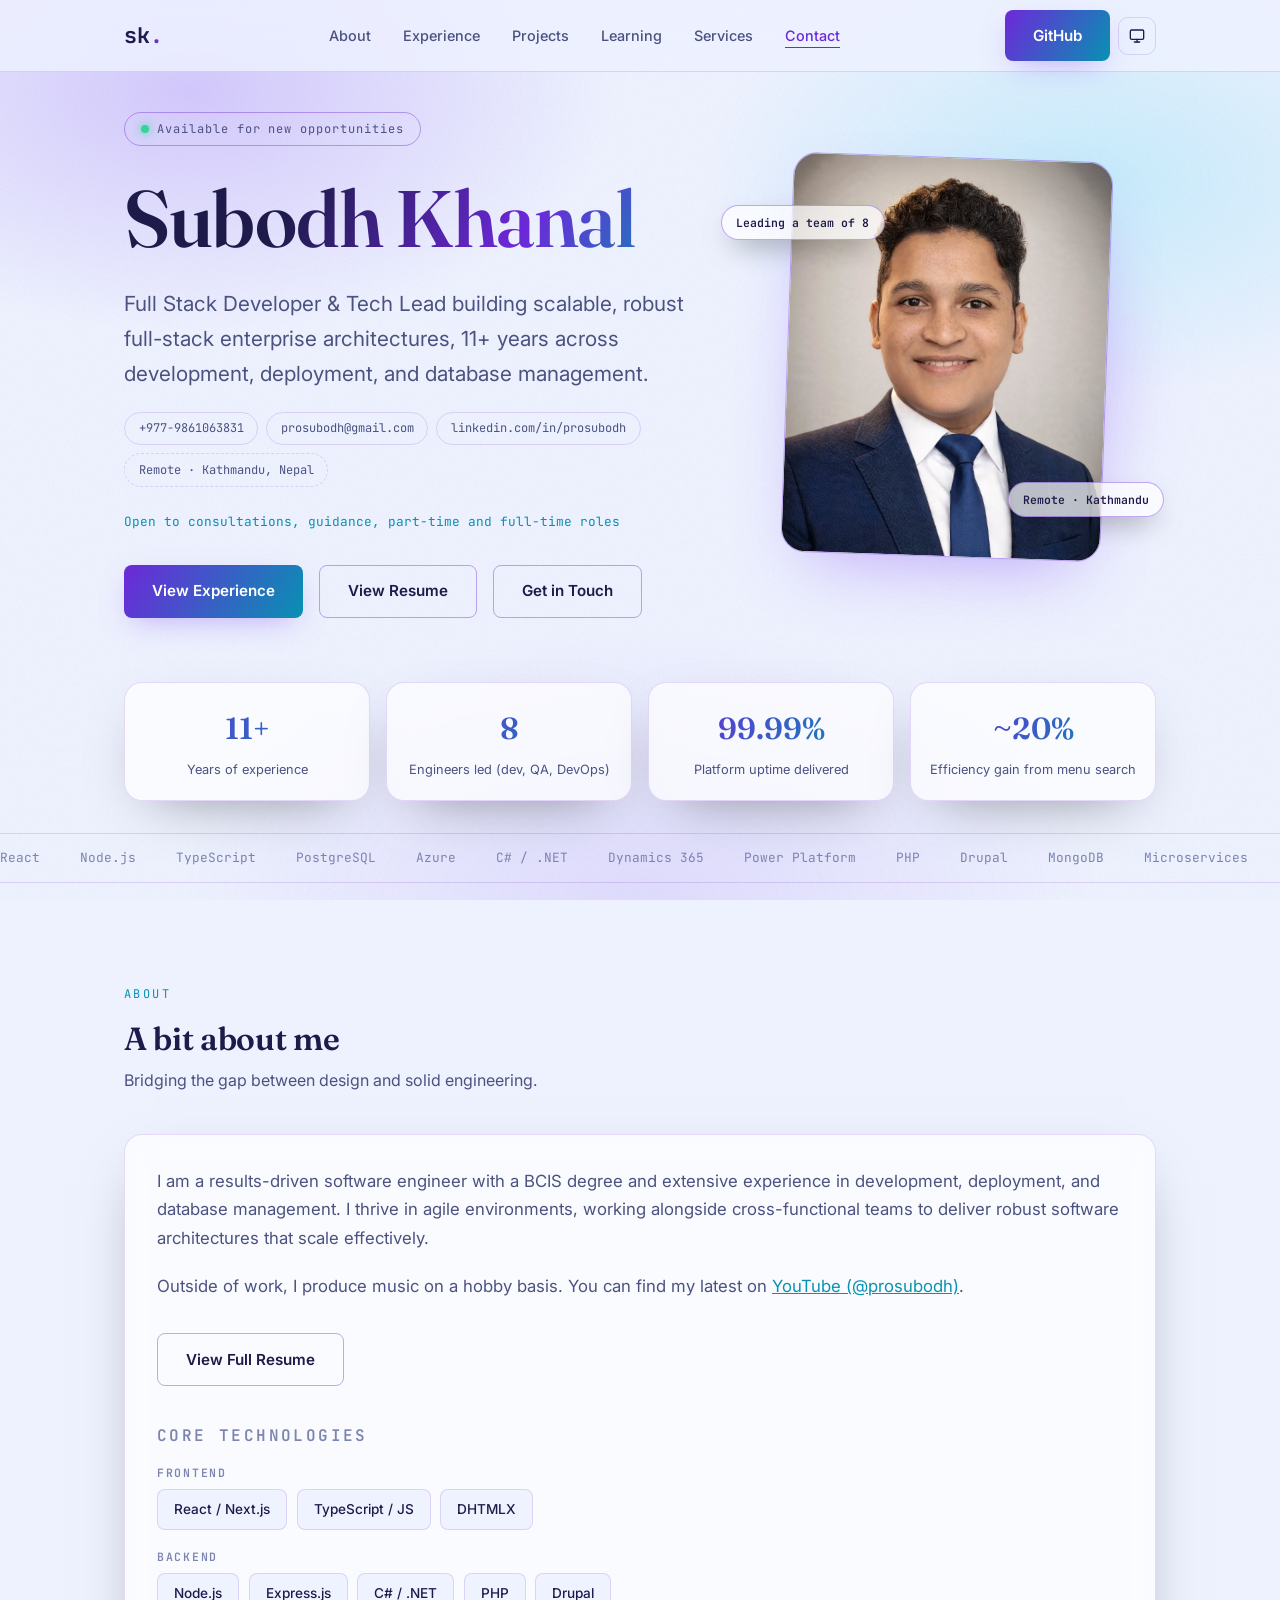
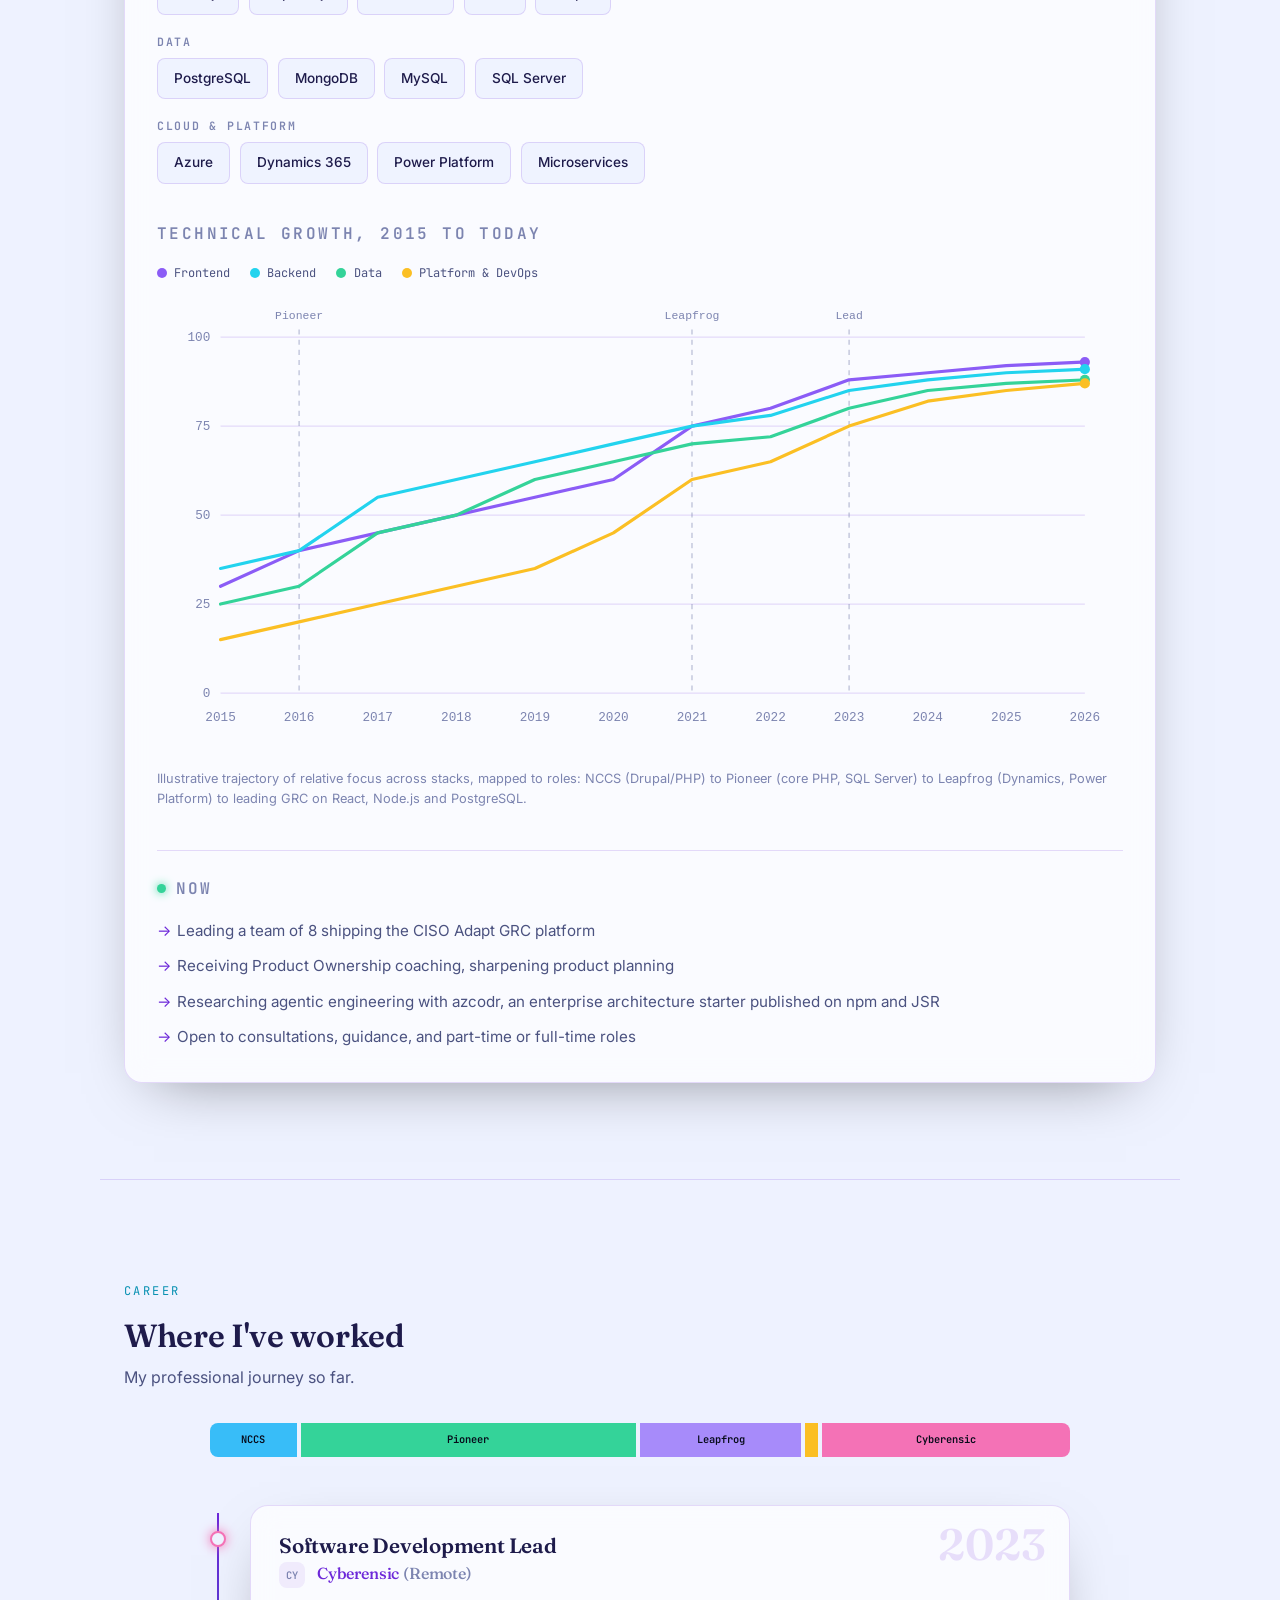
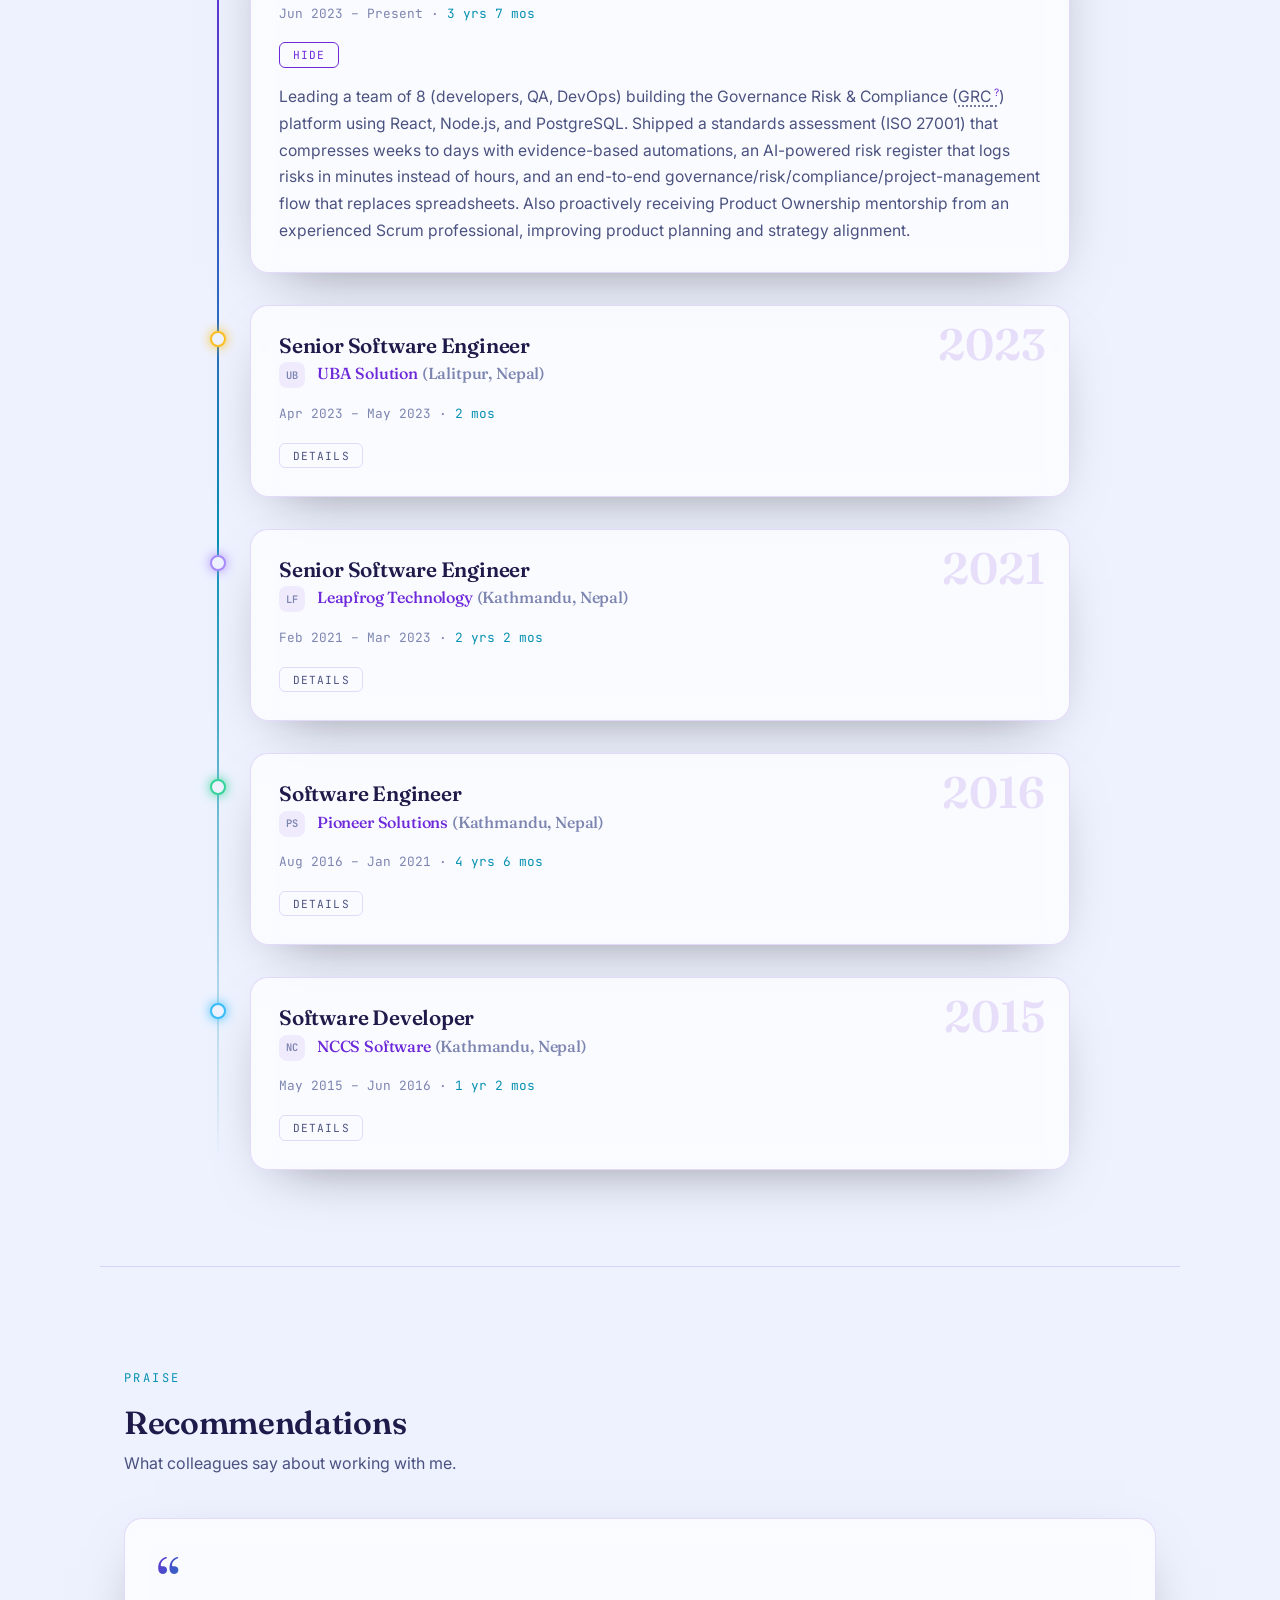
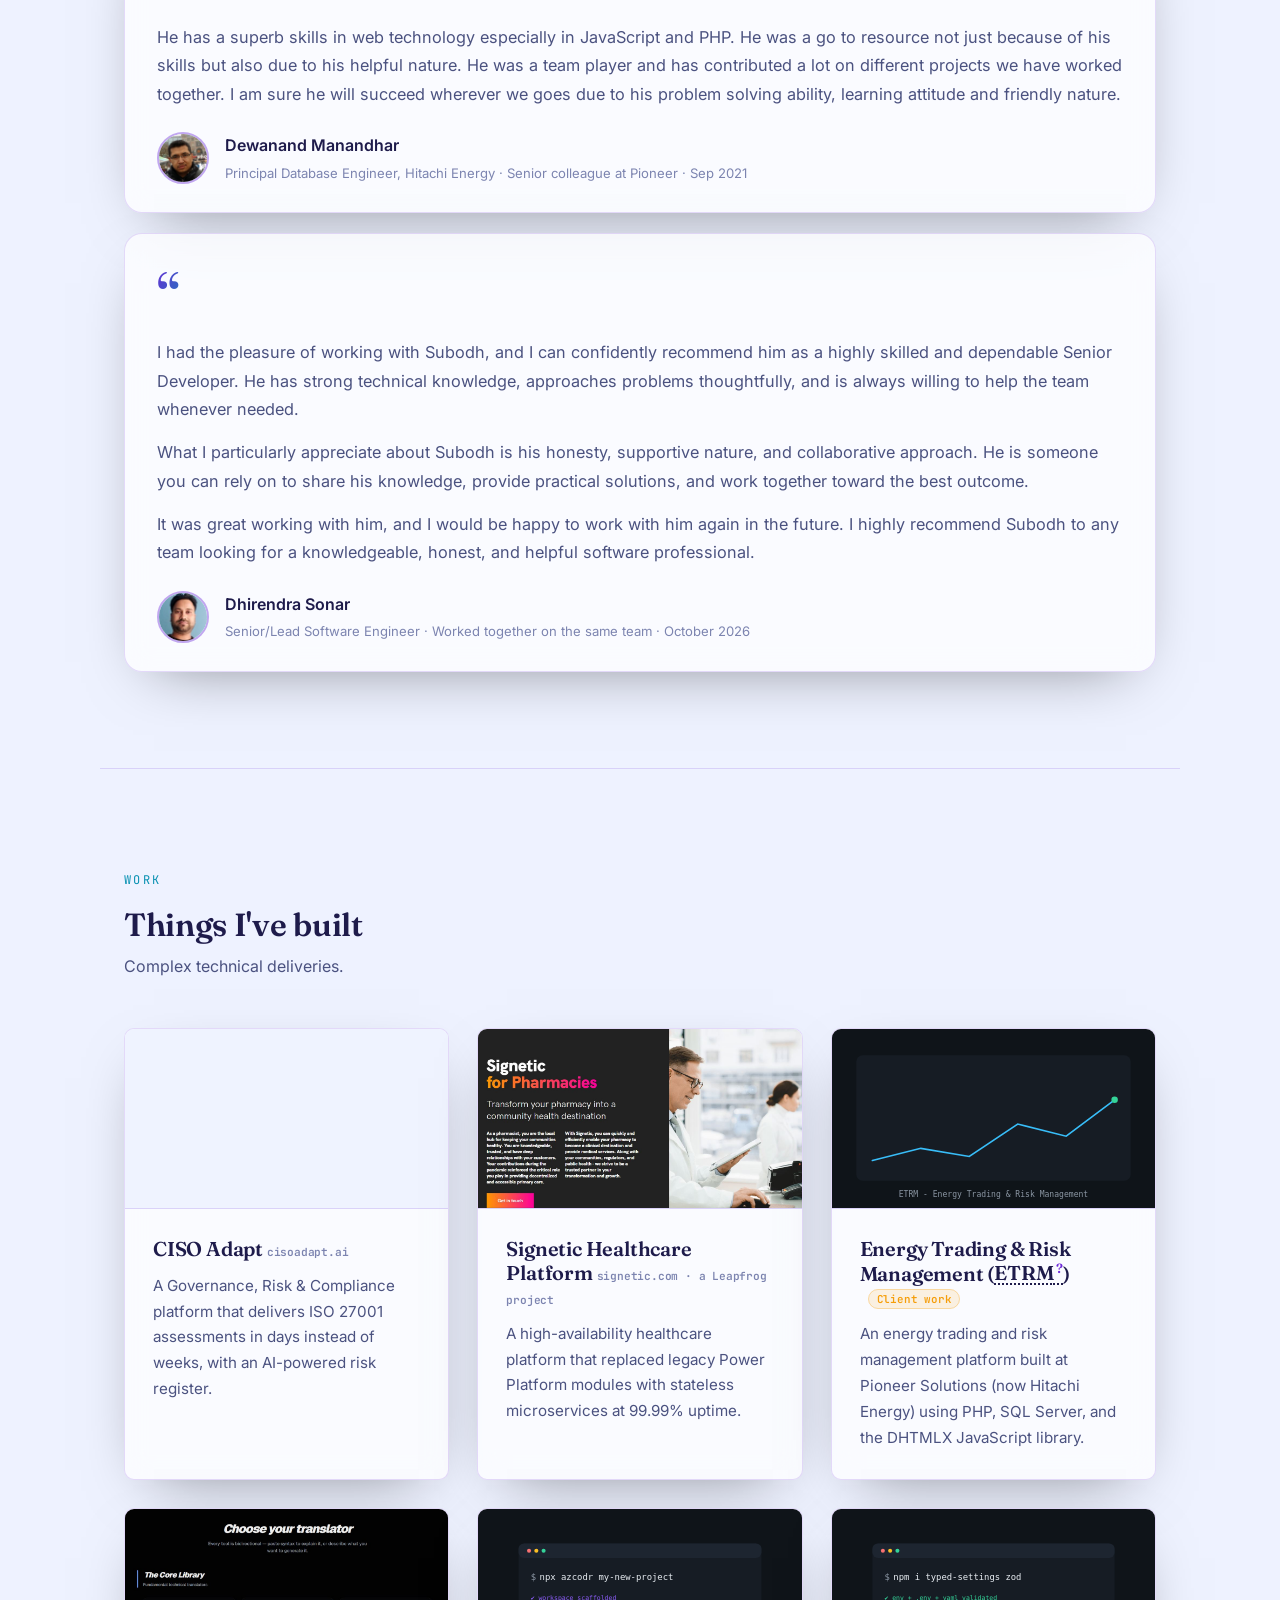
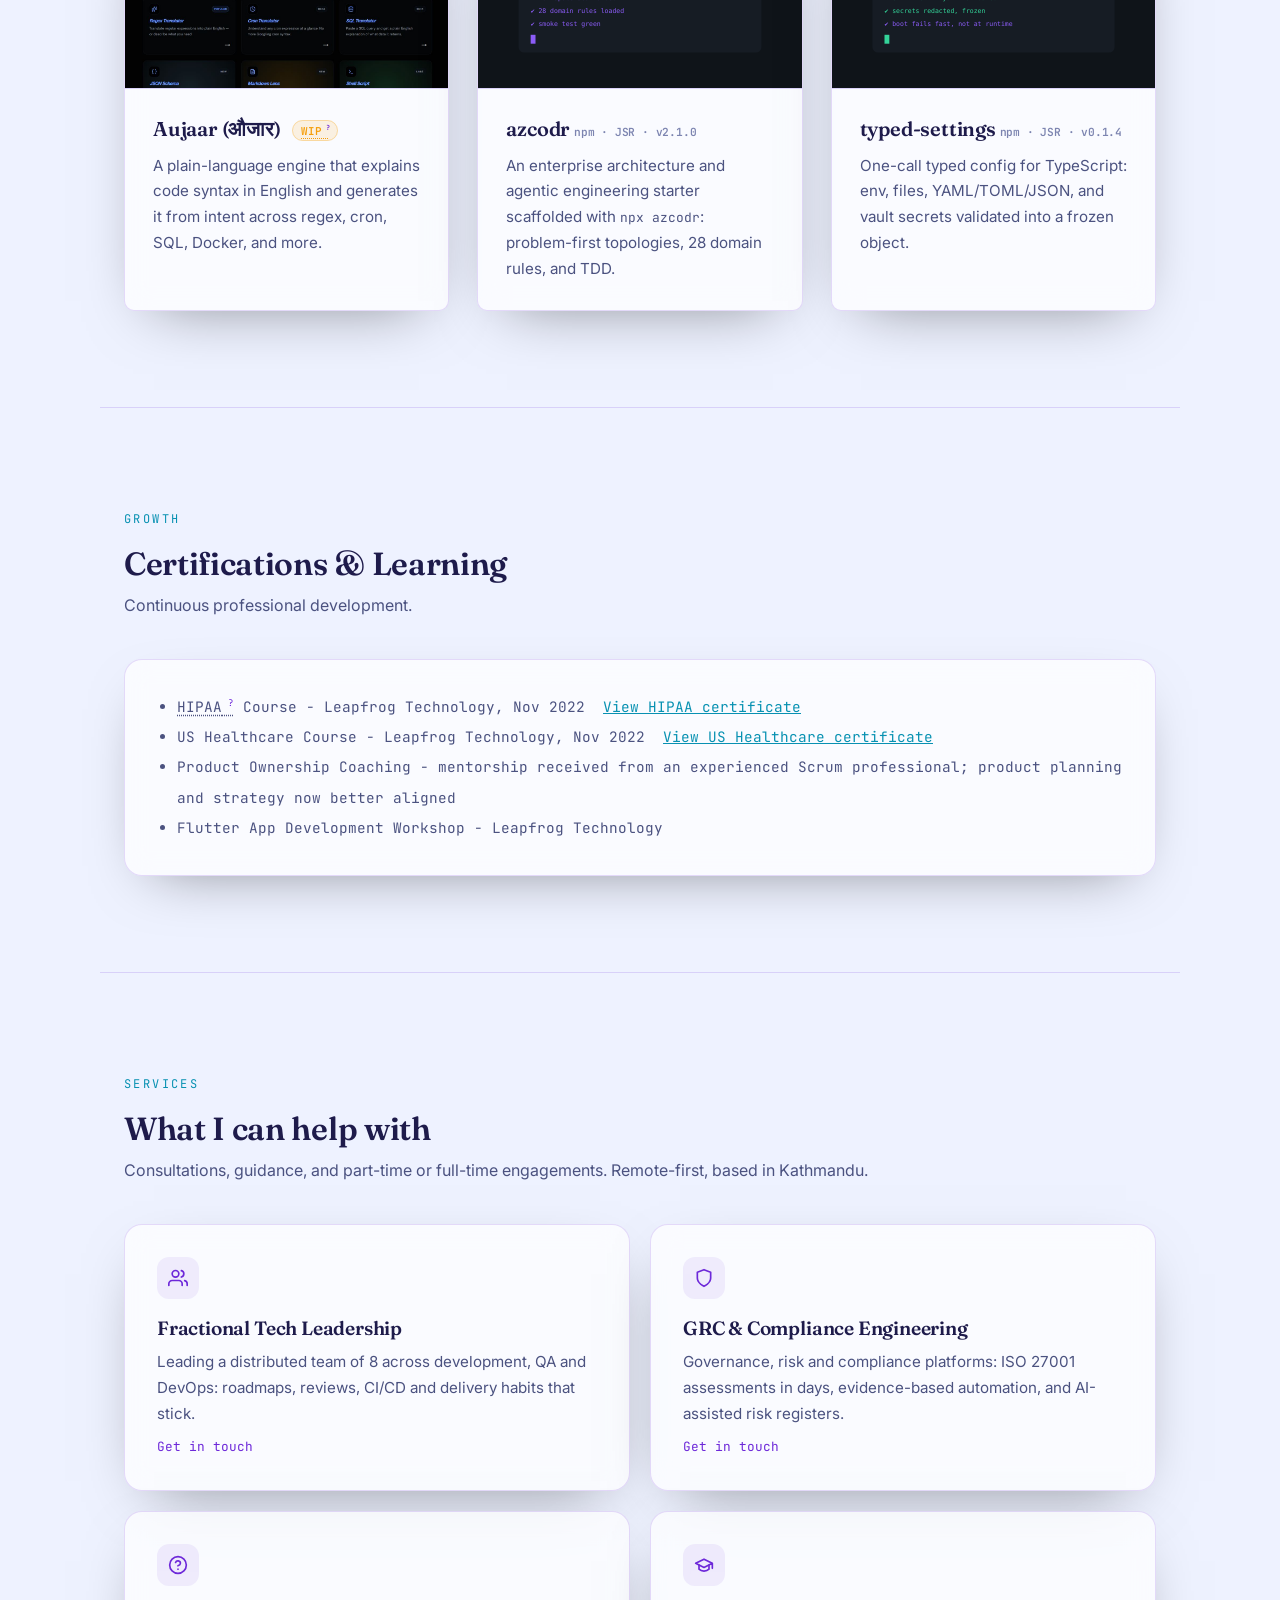
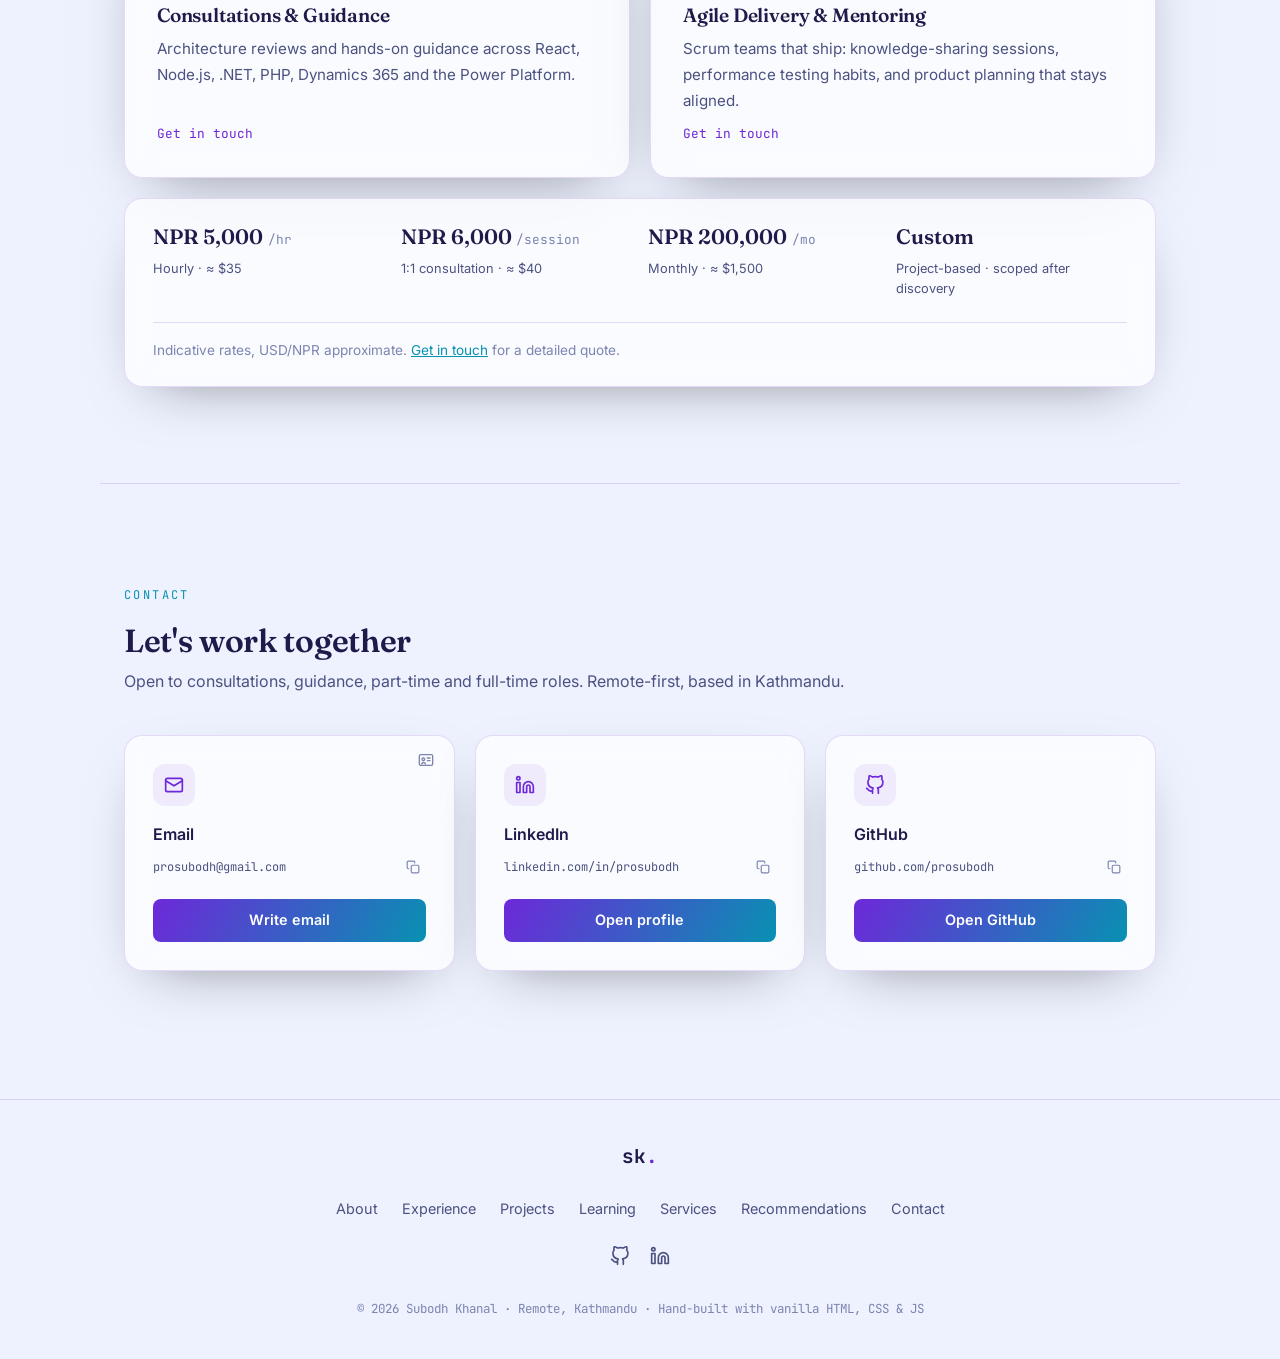
<file: index.html>
﻿<!DOCTYPE html>
<html lang="en">
<head>
  <meta charset="UTF-8">
  <meta name="viewport" content="width=device-width, initial-scale=1.0">
  <meta name="description" content="Subodh Khanal - Full Stack Developer and Tech Lead. 11+ years building scalable, full-stack enterprise solutions.">
  <meta name="keywords" content="Subodh Khanal, Full Stack Developer, Tech Lead, Software Engineer, React, Node.js, PostgreSQL, GRC, ETRM, SaaS, Remote, Kathmandu">
  <meta name="author" content="Subodh Khanal">
  <meta name="theme-color" content="#070b1a">
  <link rel="canonical" href="https://prosubodh.github.io/">
  <title>Subodh Khanal | Full Stack Developer & Tech Lead</title>

  <!-- Open Graph -->
  <meta property="og:type" content="website">
  <meta property="og:url" content="https://prosubodh.github.io/">
  <meta property="og:title" content="Subodh Khanal | Full Stack Developer & Tech Lead">
  <meta property="og:description" content="11+ years building scalable, full-stack enterprise solutions.">
  <meta property="og:image" content="https://prosubodh.github.io/images/photo.jpg">

  <!-- Twitter -->
  <meta name="twitter:card" content="summary">
  <meta name="twitter:title" content="Subodh Khanal | Full Stack Developer & Tech Lead">
  <meta name="twitter:description" content="11+ years building scalable, full-stack enterprise solutions.">

  <link rel="preconnect" href="https://img.shields.io">
  <link rel="icon" type="image/svg+xml" media="(prefers-color-scheme: light)" href="images/favicon.svg">
  <link rel="icon" type="image/svg+xml" media="(prefers-color-scheme: dark)" href="images/favicon-light.svg">
  <link rel="icon" type="image/svg+xml" href="images/favicon.svg">

  <!-- Structured Data -->
  <script type="application/ld+json">
  {
    "@context": "https://schema.org",
    "@type": "Person",
    "name": "Subodh Khanal",
    "jobTitle": "Full Stack Developer / Tech Lead",
    "email": "prosubodh@gmail.com",
    "telephone": "+977-9861063831",
    "address": { "@type": "PostalAddress", "addressLocality": "Kathmandu", "addressCountry": "NP" },
    "url": "https://prosubodh.github.io/",
    "sameAs": ["https://github.com/prosubodh", "https://linkedin.com/in/prosubodh", "https://youtube.com/@prosubodh", "https://www.npmjs.com/~prosubodh"],
    "worksFor": { "@type": "Organization", "name": "Cyberensic", "jobTitle": "Software Development Lead" },
    "alumniOf": { "@type": "CollegeOrUniversity", "name": "University of Central Lancashire" },
    "knowsAbout": ["React", "Node.js", "PostgreSQL", "GRC platforms", "ISO 27001", "Microsoft Dynamics 365", "Power Platform", "C#", ".NET", "PHP", "Drupal", "ETRM"],
    "keywords": "Full Stack Developer, Tech Lead, React, Node.js, PostgreSQL, GRC, ETRM, SaaS, Remote"
  }
  </script>
  <script type="application/ld+json">
  {
    "@context": "https://schema.org",
    "@type": "ItemList",
    "name": "Selected projects by Subodh Khanal",
    "itemListElement": [
      { "@type": "ListItem", "position": 1, "url": "https://cisoadapt.ai/", "name": "CISO Adapt - GRC Enterprise Platform" },
      { "@type": "ListItem", "position": 2, "url": "https://www.signetic.com/pharmacies", "name": "Signetic Healthcare Platform" },
      { "@type": "ListItem", "position": 3, "name": "Energy Trading and Risk Management (ETRM)" },
      { "@type": "ListItem", "position": 4, "url": "https://aujaar.vercel.app/#tools", "name": "Aujaar - plain-language developer tools" },
      { "@type": "ListItem", "position": 5, "url": "https://github.com/prosubodh/azcodr", "name": "azcodr - enterprise architecture starter on npm and JSR" },
      { "@type": "ListItem", "position": 6, "url": "https://github.com/prosubodh/typed-settings", "name": "typed-settings - one-call typed config for TypeScript on npm and JSR" }
    ]
  }
  </script>

  <link rel="preconnect" href="https://fonts.googleapis.com">
  <link rel="preconnect" href="https://fonts.gstatic.com" crossorigin>
  <link href="https://fonts.googleapis.com/css2?family=Fraunces:opsz,wght@9..144,400;9..144,600&family=Inter:wght@400;500;600&family=JetBrains+Mono:wght@400;600&display=swap" rel="stylesheet">

  <link rel="stylesheet" href="style.css">
</head>
<body>
  <a class="skip-link" href="#main-content">Skip to content</a>
  <div class="bg-mesh"></div>
  <div class="noise-overlay"></div>

  <header class="glass-header">
    <div class="container nav-container">
      <a href="#" class="logo-text">sk<span class="logo-dot">.</span></a>
      <nav aria-label="Primary">
        <ul class="nav-links">
          <li><a href="#about">About</a></li>
          <li><a href="#experience">Experience</a></li>
          <li><a href="#projects">Projects</a></li>
          <li><a href="#learning">Learning</a></li>
          <li><a href="#services">Services</a></li>
          <li><a href="#contact">Contact</a></li>
          <li class="theme-li">
            <span class="theme-label">Theme</span>
            <div class="theme-dd" data-theme-dd>
              <button class="theme-dd-btn" aria-haspopup="listbox" aria-expanded="false" aria-label="Theme">
                <span class="theme-icon" aria-hidden="true"></span>
              </button>
              <ul class="theme-dd-menu" role="listbox" aria-label="Theme">
                <li><button data-mode="system" role="option"><span class="dd-icon"></span>System</button></li>
                <li><button data-mode="light" role="option"><span class="dd-icon"></span>Light</button></li>
                <li><button data-mode="dark" role="option"><span class="dd-icon"></span>Dark</button></li>
              </ul>
            </div>
          </li>
        </ul>
      </nav>
      <div style="display: flex; align-items: center; gap: 0.5rem;">
        <a href="https://github.com/prosubodh" target="_blank" class="btn primary-btn nav-cta">GitHub</a>
        <div class="theme-dd" data-theme-dd>
          <button class="theme-dd-btn" aria-haspopup="listbox" aria-expanded="false" aria-label="Theme">
            <span class="theme-icon" aria-hidden="true"></span>
          </button>
          <ul class="theme-dd-menu" role="listbox" aria-label="Theme">
            <li><button data-mode="system" role="option"><span class="dd-icon"></span>System</button></li>
            <li><button data-mode="light" role="option"><span class="dd-icon"></span>Light</button></li>
            <li><button data-mode="dark" role="option"><span class="dd-icon"></span>Dark</button></li>
          </ul>
        </div>
        <button id="nav-toggle" class="nav-toggle" aria-label="Toggle menu" aria-expanded="false">
          <svg id="icon-menu" xmlns="http://www.w3.org/2000/svg" width="22" height="22" viewBox="0 0 24 24" fill="none" stroke="currentColor" stroke-width="2" stroke-linecap="round"><line x1="3" y1="6" x2="21" y2="6"></line><line x1="3" y1="12" x2="21" y2="12"></line><line x1="3" y1="18" x2="21" y2="18"></line></svg>
          <svg id="icon-close" xmlns="http://www.w3.org/2000/svg" width="22" height="22" viewBox="0 0 24 24" fill="none" stroke="currentColor" stroke-width="2" stroke-linecap="round"><line x1="18" y1="6" x2="6" y2="18"></line><line x1="6" y1="6" x2="18" y2="18"></line></svg>
        </button>
      </div>
    </div>
  </header>

  <main id="main-content">
    <section id="home" class="hero container">
      <div class="hero-grid">
      <div class="hero-content">
        <div class="hero-badge">Available for new opportunities</div>
        <h1 class="hero-title">Subodh Khanal</h1>
        <p class="hero-subtitle">
          Full Stack Developer &amp; Tech Lead building scalable, robust full-stack enterprise architectures, 11+ years across development, deployment, and database management.
        </p>
        <p class="hero-contact">
          <a class="contact-pill" href="tel:+9779861063831">+977-9861063831</a>
          <a class="contact-pill" href="mailto:prosubodh@gmail.com">prosubodh@gmail.com</a>
          <a class="contact-pill" href="https://linkedin.com/in/prosubodh" target="_blank">linkedin.com/in/prosubodh</a>
          <span class="contact-pill static">Remote · Kathmandu, Nepal</span>
        </p>
        <p class="hero-availability" style="color: var(--accent-2); font-family: var(--font-mono); font-size: 0.8rem; margin-bottom: 2rem;">
          Open to consultations, guidance, part-time and full-time roles
        </p>
        <div class="hero-actions">
          <a href="#experience" class="btn primary-btn">View Experience</a>
          <a href="resume.html" class="btn secondary-btn" target="_blank">View Resume</a>
          <a href="#contact" class="btn secondary-btn">Get in Touch</a>
        </div>
      </div>
      <aside class="hero-visual">
        <div class="portrait-frame">
          <img src="images/photo.jpg" alt="Portrait of Subodh Khanal" fetchpriority="high" decoding="async">
        </div>
        <div class="hero-float-chip chip-a">Leading a team of 8</div>
        <div class="hero-float-chip chip-b">Remote · Kathmandu</div>
      </aside>
      </div>
    </section>

    <section class="stats-strip container" aria-label="Career highlights">
      <div class="stats-grid">
        <div class="stat-card glass-card"><span class="stat-value">11+</span><span class="stat-label">Years of experience</span></div>
        <div class="stat-card glass-card"><span class="stat-value">8</span><span class="stat-label">Engineers led (dev, QA, DevOps)</span></div>
        <div class="stat-card glass-card"><span class="stat-value">99.99%</span><span class="stat-label">Platform uptime delivered</span></div>
        <div class="stat-card glass-card"><span class="stat-value">~20%</span><span class="stat-label">Efficiency gain from menu search</span></div>
      </div>
    </section>

    <div class="ticker" aria-hidden="true">
      <div class="ticker-track" id="ticker-track">
        <span>React</span><span>Node.js</span><span>TypeScript</span><span>PostgreSQL</span><span>Azure</span><span>C# / .NET</span><span>Dynamics 365</span><span>Power Platform</span><span>PHP</span><span>Drupal</span><span>MongoDB</span><span>Microservices</span><span>GRC</span><span>ETRM</span>
      </div>
    </div>

    <section id="about" class="section container">
      <span class="eyebrow">About</span>
      <h2 class="section-title">A bit about me</h2>
      <p class="section-subtitle" style="margin-bottom: 2.5rem;">Bridging the gap between design and solid engineering.</p>
      <div class="glass-card about-text reveal">
        <p>
          I am a results-driven software engineer with a BCIS degree and extensive experience in development, deployment, and database management. I thrive in agile environments, working alongside cross-functional teams to deliver robust software architectures that scale effectively.
        </p>
        <p>
          Outside of work, I produce music on a hobby basis. You can find my latest on
          <a href="https://youtube.com/@prosubodh" target="_blank">YouTube (@prosubodh)</a>.
        </p>
        <div style="margin-top: 2rem;">
          <a href="resume.html" class="btn secondary-btn" target="_blank">View Full Resume</a>
        </div>

        <div class="skills-container">
          <h3 class="skills-title">Core Technologies</h3>
          <div class="skills-groups">
            <div class="skills-group">
              <h4>Frontend</h4>
              <div class="skills-grid">
                <span class="skill-tag">React / Next.js</span>
                <span class="skill-tag">TypeScript / JS</span>
                <span class="skill-tag">DHTMLX</span>
              </div>
            </div>
            <div class="skills-group">
              <h4>Backend</h4>
              <div class="skills-grid">
                <span class="skill-tag">Node.js</span>
                <span class="skill-tag">Express.js</span>
                <span class="skill-tag">C# / .NET</span>
                <span class="skill-tag">PHP</span>
                <span class="skill-tag">Drupal</span>
              </div>
            </div>
            <div class="skills-group">
              <h4>Data</h4>
              <div class="skills-grid">
                <span class="skill-tag">PostgreSQL</span>
                <span class="skill-tag">MongoDB</span>
                <span class="skill-tag">MySQL</span>
                <span class="skill-tag">SQL Server</span>
              </div>
            </div>
            <div class="skills-group">
              <h4>Cloud &amp; Platform</h4>
              <div class="skills-grid">
                <span class="skill-tag">Azure</span>
                <span class="skill-tag">Dynamics 365</span>
                <span class="skill-tag">Power Platform</span>
                <span class="skill-tag">Microservices</span>
              </div>
            </div>
          </div>
        <div class="growth-block">
          <h3 class="skills-title">Technical growth, 2015 to today</h3>
          <div class="growth-legend">
            <span><i class="legend-dot" style="background:#8b5cf6"></i>Frontend</span>
            <span><i class="legend-dot" style="background:#22d3ee"></i>Backend</span>
            <span><i class="legend-dot" style="background:#34d399"></i>Data</span>
            <span><i class="legend-dot" style="background:#fbbf24"></i>Platform &amp; DevOps</span>
          </div>
          <svg class="growth-chart" viewBox="0 0 760 360" role="img" aria-label="Line chart of relative technical focus from 2015 to 2026 across frontend, backend, data, and platform">
            <g style="stroke:var(--border)" stroke-width="1">
              <line x1="50" y1="310" x2="730" y2="310"></line>
              <line x1="50" y1="240" x2="730" y2="240"></line>
              <line x1="50" y1="170" x2="730" y2="170"></line>
              <line x1="50" y1="100" x2="730" y2="100"></line>
              <line x1="50" y1="30" x2="730" y2="30"></line>
            </g>
            <g font-family="monospace" font-size="10" text-anchor="end" style="fill:var(--text-muted)">
              <text x="42" y="313">0</text>
              <text x="42" y="243">25</text>
              <text x="42" y="173">50</text>
              <text x="42" y="103">75</text>
              <text x="42" y="33">100</text>
            </g>
            <g style="stroke:var(--text-muted)" stroke-width="1" stroke-dasharray="4 4" opacity="0.5">
              <line x1="111.8" y1="24" x2="111.8" y2="310"></line>
              <line x1="420.9" y1="24" x2="420.9" y2="310"></line>
              <line x1="544.5" y1="24" x2="544.5" y2="310"></line>
            </g>
            <g font-family="monospace" font-size="9" text-anchor="middle" style="fill:var(--text-muted)">
              <text x="111.8" y="16">Pioneer</text>
              <text x="420.9" y="16">Leapfrog</text>
              <text x="544.5" y="16">Lead</text>
            </g>
            <g fill="none" stroke-width="2.5" stroke-linecap="round" stroke-linejoin="round">
              <polyline stroke="#8b5cf6" points="50,226 111.8,198 173.6,184 235.5,170 297.3,156 359.1,142 420.9,100 482.7,86 544.5,63.6 606.4,58 668.2,52.4 730,49.6"></polyline>
              <polyline stroke="#22d3ee" points="50,212 111.8,198 173.6,156 235.5,142 297.3,128 359.1,114 420.9,100 482.7,91.6 544.5,72 606.4,63.6 668.2,58 730,55.2"></polyline>
              <polyline stroke="#34d399" points="50,240 111.8,226 173.6,184 235.5,170 297.3,142 359.1,128 420.9,114 482.7,108.4 544.5,86 606.4,72 668.2,66.4 730,63.6"></polyline>
              <polyline stroke="#fbbf24" points="50,268 111.8,254 173.6,240 235.5,226 297.3,212 359.1,184 420.9,142 482.7,128 544.5,100 606.4,80.4 668.2,72 730,66.4"></polyline>
            </g>
            <g>
              <circle cx="730" cy="49.6" r="4" fill="#8b5cf6"><title>Frontend: 93</title></circle>
              <circle cx="730" cy="55.2" r="4" fill="#22d3ee"><title>Backend: 91</title></circle>
              <circle cx="730" cy="63.6" r="4" fill="#34d399"><title>Data: 88</title></circle>
              <circle cx="730" cy="66.4" r="4" fill="#fbbf24"><title>Platform: 87</title></circle>
            </g>
            <g font-family="monospace" font-size="10" text-anchor="middle" style="fill:var(--text-muted)">
              <text x="50" y="332">2015</text>
              <text x="111.8" y="332">2016</text>
              <text x="173.6" y="332">2017</text>
              <text x="235.5" y="332">2018</text>
              <text x="297.3" y="332">2019</text>
              <text x="359.1" y="332">2020</text>
              <text x="420.9" y="332">2021</text>
              <text x="482.7" y="332">2022</text>
              <text x="544.5" y="332">2023</text>
              <text x="606.4" y="332">2024</text>
              <text x="668.2" y="332">2025</text>
              <text x="730" y="332">2026</text>
            </g>
          </svg>
          <p class="growth-caption">Illustrative trajectory of relative focus across stacks, mapped to roles: NCCS (Drupal/PHP) to Pioneer (core PHP, SQL Server) to Leapfrog (Dynamics, Power Platform) to leading GRC on React, Node.js and PostgreSQL.</p>
        </div>

        <div class="now-block">
          <h3 class="skills-title"><span class="now-dot" aria-hidden="true"></span>Now</h3>
          <ul class="now-list">
            <li>Leading a team of 8 shipping the CISO Adapt GRC platform</li>
            <li>Receiving Product Ownership coaching, sharpening product planning</li>
            <li>Researching agentic engineering with azcodr, an enterprise architecture starter published on npm and JSR</li>
            <li>Open to consultations, guidance, and part-time or full-time roles</li>
          </ul>
        </div>
      </div>
    </section>

    <section id="experience" class="section container">
      <span class="eyebrow">Career</span>
      <h2 class="section-title">Where I've worked</h2>
      <p class="section-subtitle" style="margin-bottom: 2rem;">My professional journey so far.</p>

      <!-- Gantt-style tenure bar -->
      <div class="gantt" role="img" aria-label="Career tenure overview">
        <div class="gantt-seg" style="flex: 14; background: #38bdf8;" title="NCCS Software · 2015-2016"><span>NCCS</span></div>
        <div class="gantt-seg" style="flex: 54; background: #34d399;" title="Pioneer Solutions · 2016-2021"><span>Pioneer</span></div>
        <div class="gantt-seg" style="flex: 26; background: #a78bfa;" title="Leapfrog Technology · 2021-2023"><span>Leapfrog</span></div>
        <div class="gantt-seg" style="flex: 2; background: #fbbf24;" title="UBA Solution · 2023"></div>
        <div class="gantt-seg" style="flex: 40; background: #f472b6;" title="Cyberensic · 2023-Present"><span>Cyberensic</span></div>
      </div>

      <div class="timeline">

        <div class="timeline-item reveal" style="--dot: #f472b6;">
          <div class="timeline-dot"></div>
          <div class="timeline-card glass-card open">
            <span class="year-pin">2023</span>
            <h3>Software Development Lead</h3>
            <h4><span class="company-chip">CY</span> Cyberensic <span>(Remote)</span></h4>
            <div class="timeline-meta">Jun 2023 – Present · <span class="duration" data-start="2023-06">3 yrs 4 mos</span></div>
            <button class="expand-btn" aria-expanded="true">Hide</button>
            <p class="timeline-desc">Leading a team of 8 (developers, QA, DevOps) building the Governance Risk & Compliance (<abbr title="Governance, Risk &amp; Compliance">GRC</abbr>) platform using React, Node.js, and PostgreSQL. Shipped a standards assessment (ISO 27001) that compresses weeks to days with evidence-based automations, an AI-powered risk register that logs risks in minutes instead of hours, and an end-to-end governance/risk/compliance/project-management flow that replaces spreadsheets. Also proactively receiving Product Ownership mentorship from an experienced Scrum professional, improving product planning and strategy alignment.</p>
          </div>
        </div>

        <div class="timeline-item reveal" style="--dot: #fbbf24;">
          <div class="timeline-dot"></div>
          <div class="timeline-card glass-card">
            <span class="year-pin">2023</span>
            <h3>Senior Software Engineer</h3>
            <h4><span class="company-chip">UB</span> UBA Solution <span>(Lalitpur, Nepal)</span></h4>
            <div class="timeline-meta">Apr 2023 – May 2023 · <span class="duration" data-start="2023-04" data-end="2023-05">2 mos</span></div>
            <button class="expand-btn" aria-expanded="false">Details</button>
            <p class="timeline-desc">Planned and resolved intricate system bugs, actively participated in Scrum methodologies, and implemented thorough unit tests for strict code quality assurance and system reliability improvements.</p>
          </div>
        </div>

        <div class="timeline-item reveal" style="--dot: #a78bfa;">
          <div class="timeline-dot"></div>
          <div class="timeline-card glass-card">
            <span class="year-pin">2021</span>
            <h3>Senior Software Engineer</h3>
            <h4><span class="company-chip">LF</span> Leapfrog Technology <span>(Kathmandu, Nepal)</span></h4>
            <div class="timeline-meta">Feb 2021 – Mar 2023 · <span class="duration" data-start="2021-02" data-end="2023-03">2 yrs 2 mos</span></div>
            <button class="expand-btn" aria-expanded="false">Details</button>
            <p class="timeline-desc">Designed, implemented, and maintained high-availability enterprise applications, including the Signetic Healthcare Platform. Managed the migration of Microsoft Power Platform modules into separated services, ran performance testing, and led knowledge-sharing sessions introducing new frameworks and tools.</p>
          </div>
        </div>

        <div class="timeline-item reveal" style="--dot: #34d399;">
          <div class="timeline-dot"></div>
          <div class="timeline-card glass-card">
            <span class="year-pin">2016</span>
            <h3>Software Engineer</h3>
            <h4><span class="company-chip">PS</span> Pioneer Solutions <span>(Kathmandu, Nepal)</span></h4>
            <div class="timeline-meta">Aug 2016 – Jan 2021 · <span class="duration" data-start="2016-08" data-end="2021-01">4 yrs 6 mos</span></div>
            <button class="expand-btn" aria-expanded="false">Details</button>
            <p class="timeline-desc">Built applications in core PHP with comprehensive UI components and database structures including tables, functions, and stored procedures. Added a full menu search feature that increased user efficiency by ~20% by removing the need to click through nested menus and navigation. <span class="timeline-note">Pioneer Solutions was fully acquired by Hitachi Energy about a month before my departure in Jan 2021.</span></p>
          </div>
        </div>

        <div class="timeline-item reveal" style="--dot: #38bdf8;">
          <div class="timeline-dot"></div>
          <div class="timeline-card glass-card">
            <span class="year-pin">2015</span>
            <h3>Software Developer</h3>
            <h4><span class="company-chip">NC</span> NCCS Software <span>(Kathmandu, Nepal)</span></h4>
            <div class="timeline-meta">May 2015 – Jun 2016 · <span class="duration" data-start="2015-05" data-end="2016-06">1 yr 2 mos</span></div>
            <button class="expand-btn" aria-expanded="false">Details</button>
            <p class="timeline-desc">Designed and developed websites for educational institutions and corporate clients using HTML, CSS, jQuery, and PHP with MySQL. Built Drupal entities and modules, collaborating with cross-functional teams to deliver high-quality web solutions.</p>
          </div>
        </div>

      </div>
    </section>

    <section id="recommendations" class="section container">
      <span class="eyebrow">Praise</span>
      <h2 class="section-title">Recommendations</h2>
      <p class="section-subtitle" style="margin-bottom: 2.5rem;">What colleagues say about working with me.</p>
      <div class="reco-grid">
        <figure class="reco-card glass-card reveal">
          <span class="reco-quote" aria-hidden="true">&ldquo;</span>
          <blockquote>
            He has a superb skills in web technology especially in JavaScript and PHP. He was a go to resource not just because of his skills but also due to his helpful nature. He was a team player and has contributed a lot on different projects we have worked together. I am sure he will succeed wherever we goes due to his problem solving ability, learning attitude and friendly nature.
          </blockquote>
          <figcaption class="reco-author">
            <img src="images/recommenders/dewanand-manandhar.jpg" alt="Photo of Dewanand Manandhar" loading="lazy" decoding="async">
            <span class="reco-who">
              <a href="https://www.linkedin.com/in/dewanand-manandhar-a4507a8a/" target="_blank">Dewanand Manandhar</a>
              <span class="reco-role">Principal Database Engineer, Hitachi Energy · Senior colleague at Pioneer · Sep 2021</span>
            </span>
          </figcaption>
        </figure>
        <figure class="reco-card glass-card reveal">
          <span class="reco-quote" aria-hidden="true">&ldquo;</span>
          <blockquote>
            <p>I had the pleasure of working with Subodh, and I can confidently recommend him as a highly skilled and dependable Senior Developer. He has strong technical knowledge, approaches problems thoughtfully, and is always willing to help the team whenever needed.</p>
            <p>What I particularly appreciate about Subodh is his honesty, supportive nature, and collaborative approach. He is someone you can rely on to share his knowledge, provide practical solutions, and work together toward the best outcome.</p>
            <p>It was great working with him, and I would be happy to work with him again in the future. I highly recommend Subodh to any team looking for a knowledgeable, honest, and helpful software professional.</p>
          </blockquote>
          <figcaption class="reco-author">
            <img src="images/recommenders/dhirendra-sonar.png" alt="Photo of Dhirendra Sonar" width="52" height="52" loading="lazy" decoding="async">
            <span class="reco-who">
              <a href="https://www.linkedin.com/in/dhirusony15/" target="_blank">Dhirendra Sonar</a>
              <span class="reco-role">Senior/Lead Software Engineer · Worked together on the same team · October 2026</span>
            </span>
          </figcaption>
        </figure>
      </div>
    </section>

    <section id="projects" class="section container">
      <span class="eyebrow">Work</span>
      <h2 class="section-title">Things I've built</h2>
      <p class="section-subtitle" style="margin-bottom: 3rem;">Complex technical deliveries.</p>
      <div class="projects-grid">

        <a class="project-card glass-card reveal" href="projects/ciso-adapt.html" aria-label="CISO Adapt project page">
          <div class="project-img-wrapper">
            <img class="project-img" src="images/projects/grc-platform.jpg" alt="CISO Adapt GRC platform preview" loading="lazy" decoding="async">
          </div>
          <div class="project-content">
            <h3>CISO Adapt <span style="font-family: var(--font-mono); font-size: 0.7rem; color: var(--text-muted);">cisoadapt.ai</span></h3>
            <p>A Governance, Risk & Compliance platform that delivers ISO 27001 assessments in days instead of weeks, with an AI-powered risk register.</p>
          </div>
        </a>

        <a class="project-card glass-card reveal" href="projects/signetic.html" aria-label="Signetic Healthcare Platform project page">
          <div class="project-img-wrapper">
            <img class="project-img" src="images/projects/signetic.jpg" alt="Signetic Healthcare Platform preview" loading="lazy" decoding="async">
          </div>
          <div class="project-content">
            <h3>Signetic Healthcare Platform <span style="font-family: var(--font-mono); font-size: 0.7rem; color: var(--text-muted);">signetic.com · a Leapfrog project</span></h3>
            <p>A high-availability healthcare platform that replaced legacy Power Platform modules with stateless microservices at 99.99% uptime.</p>
          </div>
        </a>

        <a class="project-card glass-card reveal" href="projects/etrm.html" aria-label="ETRM project page">
          <div class="project-img-wrapper">
            <img class="project-img" src="images/projects/etrm.svg" alt="ETRM software preview" loading="lazy" decoding="async">
          </div>
          <div class="project-content">
            <h3>Energy Trading & Risk Management (<abbr title="Energy Trading and Risk Management">ETRM</abbr>) <span class="status-badge">Client work</span></h3>
            <p>An energy trading and risk management platform built at Pioneer Solutions (now Hitachi Energy) using PHP, SQL Server, and the DHTMLX JavaScript library.</p>
          </div>
        </a>

        <a class="project-card glass-card reveal" href="projects/aujaar.html" aria-label="Aujaar project page">
          <div class="project-img-wrapper">
            <img class="project-img" src="images/projects/aujaar.jpg" alt="Aujaar preview" loading="lazy" decoding="async">
          </div>
          <div class="project-content">
            <h3>Aujaar (औजार) <span class="status-badge"><abbr title="Work in Progress">WIP</abbr></span></h3>
            <p>A plain-language engine that explains code syntax in English and generates it from intent across regex, cron, SQL, Docker, and more.</p>
          </div>
        </a>

        <a class="project-card glass-card reveal" href="projects/azcodr.html" aria-label="azcodr project page">
          <div class="project-img-wrapper">
            <img class="project-img" src="images/projects/azcodr.svg" alt="azcodr starter template preview" loading="lazy" decoding="async">
          </div>
          <div class="project-content">
            <h3>azcodr <span style="font-family: var(--font-mono); font-size: 0.7rem; color: var(--text-muted);">npm · JSR · v2.1.0</span></h3>
            <p>An enterprise architecture and agentic engineering starter scaffolded with <span style="font-family: var(--font-mono); font-size: 0.85em;">npx azcodr</span>: problem-first topologies, 28 domain rules, and TDD.</p>
          </div>
        </a>

        <a class="project-card glass-card reveal" href="projects/typed-settings.html" aria-label="typed-settings project page">
          <div class="project-img-wrapper">
            <img class="project-img" src="images/projects/typed-settings.svg" alt="typed-settings typed config preview" loading="lazy" decoding="async">
          </div>
          <div class="project-content">
            <h3>typed-settings <span style="font-family: var(--font-mono); font-size: 0.7rem; color: var(--text-muted);">npm · JSR · v0.1.4</span></h3>
            <p>One-call typed config for TypeScript: env, files, YAML/TOML/JSON, and vault secrets validated into a frozen object.</p>
          </div>
        </a>

      </div>
    </section>

    <section id="learning" class="section container">
      <span class="eyebrow">Growth</span>
      <h2 class="section-title">Certifications & Learning</h2>
      <p class="section-subtitle" style="margin-bottom: 2.5rem;">Continuous professional development.</p>
      <div class="glass-card about-text reveal">
        <ul style="color: var(--text-secondary); line-height: 2.1; padding-left: 1.25rem; font-family: var(--font-mono); font-size: 0.9rem;">
          <li><abbr title="Health Insurance Portability and Accountability Act">HIPAA</abbr> Course - Leapfrog Technology, Nov 2022 &nbsp;<a href="certificates/hipaa-certificate.pdf">View HIPAA certificate</a></li>
          <li>US Healthcare Course - Leapfrog Technology, Nov 2022 &nbsp;<a href="certificates/us-healthcare-certificate.pdf">View US Healthcare certificate</a></li>
          <li>Product Ownership Coaching - mentorship received from an experienced Scrum professional; product planning and strategy now better aligned</li>
          <li>Flutter App Development Workshop - Leapfrog Technology</li>
        </ul>
      </div>
    </section>

    <section id="services" class="section container">
      <span class="eyebrow">Services</span>
      <h2 class="section-title">What I can help with</h2>
      <p class="section-subtitle" style="margin-bottom: 2.5rem;">Consultations, guidance, and part-time or full-time engagements. Remote-first, based in Kathmandu.</p>
      <div class="services-grid">
        <a href="#contact" class="service-card glass-card reveal">
          <span class="contact-icon" aria-hidden="true"><svg xmlns="http://www.w3.org/2000/svg" width="20" height="20" viewBox="0 0 24 24" fill="none" stroke="currentColor" stroke-width="2" stroke-linecap="round" stroke-linejoin="round"><path d="M17 21v-2a4 4 0 0 0-4-4H5a4 4 0 0 0-4 4v2"></path><circle cx="9" cy="7" r="4"></circle><path d="M23 21v-2a4 4 0 0 0-3-3.87"></path><path d="M16 3.13a4 4 0 0 1 0 7.75"></path></svg></span>
          <h3>Fractional Tech Leadership</h3>
          <p>Leading a distributed team of 8 across development, QA and DevOps: roadmaps, reviews, CI/CD and delivery habits that stick.</p>
          <span class="service-cta">Get in touch</span>
        </a>
        <a href="#contact" class="service-card glass-card reveal">
          <span class="contact-icon" aria-hidden="true"><svg xmlns="http://www.w3.org/2000/svg" width="20" height="20" viewBox="0 0 24 24" fill="none" stroke="currentColor" stroke-width="2" stroke-linecap="round" stroke-linejoin="round"><path d="M12 22s8-4 8-10V5l-8-3-8 3v7c0 6 8 10 8 10z"></path></svg></span>
          <h3>GRC &amp; Compliance Engineering</h3>
          <p>Governance, risk and compliance platforms: ISO 27001 assessments in days, evidence-based automation, and AI-assisted risk registers.</p>
          <span class="service-cta">Get in touch</span>
        </a>
        <a href="#contact" class="service-card glass-card reveal">
          <span class="contact-icon" aria-hidden="true"><svg xmlns="http://www.w3.org/2000/svg" width="20" height="20" viewBox="0 0 24 24" fill="none" stroke="currentColor" stroke-width="2" stroke-linecap="round" stroke-linejoin="round"><circle cx="12" cy="12" r="10"></circle><path d="M9.09 9a3 3 0 0 1 5.83 1c0 2-3 3-3 3"></path><line x1="12" y1="17" x2="12.01" y2="17"></line></svg></span>
          <h3>Consultations &amp; Guidance</h3>
          <p>Architecture reviews and hands-on guidance across React, Node.js, .NET, PHP, Dynamics 365 and the Power Platform.</p>
          <span class="service-cta">Get in touch</span>
        </a>
        <a href="#contact" class="service-card glass-card reveal">
          <span class="contact-icon" aria-hidden="true"><svg xmlns="http://www.w3.org/2000/svg" width="20" height="20" viewBox="0 0 24 24" fill="none" stroke="currentColor" stroke-width="2" stroke-linecap="round" stroke-linejoin="round"><path d="M22 10v6M2 10l10-5 10 5-10 5z"></path><path d="M6 12v5c3 3 9 3 12 0v-5"></path></svg></span>
          <h3>Agile Delivery &amp; Mentoring</h3>
          <p>Scrum teams that ship: knowledge-sharing sessions, performance testing habits, and product planning that stays aligned.</p>
          <span class="service-cta">Get in touch</span>
        </a>
      </div>

      <div class="pricing-strip glass-card reveal">
        <div class="pricing-grid">
          <div class="price-item"><span class="price-value">NPR 5,000<span class="price-per">/hr</span></span><span class="price-label">Hourly · ≈ $35</span></div>
          <div class="price-item"><span class="price-value">NPR 6,000<span class="price-per">/session</span></span><span class="price-label">1:1 consultation · ≈ $40</span></div>
          <div class="price-item"><span class="price-value">NPR 200,000<span class="price-per">/mo</span></span><span class="price-label">Monthly · ≈ $1,500</span></div>
          <div class="price-item"><span class="price-value">Custom</span><span class="price-label">Project-based · scoped after discovery</span></div>
        </div>
        <p class="pricing-note">Indicative rates, USD/NPR approximate. <a href="#contact">Get in touch</a> for a detailed quote.</p>
      </div>
    </section>

    <section id="contact" class="section container">
      <span class="eyebrow">Contact</span>
      <h2 class="section-title">Let's work together</h2>
      <p class="section-subtitle" style="margin-bottom: 2.5rem;">Open to consultations, guidance, part-time and full-time roles. Remote-first, based in Kathmandu.</p>
      <div class="contact-grid">
        <div class="contact-card glass-card reveal">
          <a class="mini-link corner-link" href="contact.vcf" download title="Save vCard"><svg xmlns="http://www.w3.org/2000/svg" width="16" height="16" viewBox="0 0 24 24" fill="none" stroke="currentColor" stroke-width="2" stroke-linecap="round" stroke-linejoin="round"><rect x="2" y="4" width="20" height="16" rx="2" ry="2"></rect><circle cx="8" cy="11" r="2"></circle><path d="M5.5 18c.7-1.6 1.6-2.2 2.9-2.2s2.2.6 2.9 2.2"></path><line x1="14" y1="9" x2="18" y2="9"></line><line x1="14" y1="13" x2="18" y2="13"></line></svg></a>
          <span class="contact-icon" aria-hidden="true"><svg xmlns="http://www.w3.org/2000/svg" width="20" height="20" viewBox="0 0 24 24" fill="none" stroke="currentColor" stroke-width="2" stroke-linecap="round" stroke-linejoin="round"><rect x="2" y="4" width="20" height="16" rx="2"></rect><path d="m22 7-10 6L2 7"></path></svg></span>
          <span class="contact-title">Email</span>
          <span class="contact-value-row">
            <span class="contact-value">prosubodh@gmail.com</span>
            <button class="copy-inline" data-copy="prosubodh@gmail.com" title="Copy email"><svg xmlns="http://www.w3.org/2000/svg" width="14" height="14" viewBox="0 0 24 24" fill="none" stroke="currentColor" stroke-width="2" stroke-linecap="round" stroke-linejoin="round"><rect x="9" y="9" width="13" height="13" rx="2" ry="2"></rect><path d="M5 15H4a2 2 0 0 1-2-2V4a2 2 0 0 1 2-2h9a2 2 0 0 1 2 2v1"></path></svg></button>
          </span>
          <span class="contact-actions">
            <a class="primary-action" href="mailto:prosubodh@gmail.com?subject=Project%20inquiry">Write email</a>
          </span>
        </div>
        <div class="contact-card glass-card reveal">
          <span class="contact-icon" aria-hidden="true"><svg xmlns="http://www.w3.org/2000/svg" width="20" height="20" viewBox="0 0 24 24" fill="none" stroke="currentColor" stroke-width="2" stroke-linecap="round" stroke-linejoin="round"><path d="M16 8a6 6 0 0 1 6 6v7h-4v-7a2 2 0 0 0-2-2 2 2 0 0 0-2 2v7h-4v-7a6 6 0 0 1 6-6z"></path><rect x="2" y="9" width="4" height="12"></rect><circle cx="4" cy="4" r="2"></circle></svg></span>
          <span class="contact-title">LinkedIn</span>
          <span class="contact-value-row">
            <a class="contact-value" href="https://linkedin.com/in/prosubodh" target="_blank">linkedin.com/in/prosubodh</a>
            <button class="copy-inline" data-copy="https://linkedin.com/in/prosubodh" title="Copy URL"><svg xmlns="http://www.w3.org/2000/svg" width="14" height="14" viewBox="0 0 24 24" fill="none" stroke="currentColor" stroke-width="2" stroke-linecap="round" stroke-linejoin="round"><rect x="9" y="9" width="13" height="13" rx="2" ry="2"></rect><path d="M5 15H4a2 2 0 0 1-2-2V4a2 2 0 0 1 2-2h9a2 2 0 0 1 2 2v1"></path></svg></button>
          </span>
          <span class="contact-actions">
            <a class="primary-action" href="https://linkedin.com/in/prosubodh" target="_blank">Open profile</a>
          </span>
        </div>
        <div class="contact-card glass-card reveal">
          <span class="contact-icon" aria-hidden="true"><svg xmlns="http://www.w3.org/2000/svg" width="20" height="20" viewBox="0 0 24 24" fill="none" stroke="currentColor" stroke-width="2" stroke-linecap="round" stroke-linejoin="round"><path d="M9 19c-5 1.5-5-2.5-7-3m14 6v-3.87a3.37 3.37 0 0 0-.94-2.61c3.14-.35 6.44-1.54 6.44-7A5.44 5.44 0 0 0 20 4.77 5.07 5.07 0 0 0 19.91 1S18.73.65 16 2.48a13.38 13.38 0 0 0-7 0C6.27.65 5.09 1 5.09 1A5.07 5.07 0 0 0 5 4.77a5.44 5.44 0 0 0-1.5 3.78c0 5.42 3.3 6.61 6.44 7A3.37 3.37 0 0 0 9 18.13V22"></path></svg></span>
          <span class="contact-title">GitHub</span>
          <span class="contact-value-row">
            <a class="contact-value" href="https://github.com/prosubodh" target="_blank">github.com/prosubodh</a>
            <button class="copy-inline" data-copy="https://github.com/prosubodh" title="Copy URL"><svg xmlns="http://www.w3.org/2000/svg" width="14" height="14" viewBox="0 0 24 24" fill="none" stroke="currentColor" stroke-width="2" stroke-linecap="round" stroke-linejoin="round"><rect x="9" y="9" width="13" height="13" rx="2" ry="2"></rect><path d="M5 15H4a2 2 0 0 1-2-2V4a2 2 0 0 1 2-2h9a2 2 0 0 1 2 2v1"></path></svg></button>
          </span>
          <span class="contact-actions">
            <a class="primary-action" href="https://github.com/prosubodh" target="_blank">Open GitHub</a>
          </span>
        </div>
      </div>
    </section>
  </main>

  <footer>
    <div class="container footer-content">
      <div class="footer-brand">
        <div class="footer-logo">sk<span class="logo-dot">.</span></div>
      </div>
      <nav class="footer-links" aria-label="Footer">
        <a href="#about">About</a>
        <a href="#experience">Experience</a>
        <a href="#projects">Projects</a>
        <a href="#learning">Learning</a>
        <a href="#services">Services</a>
        <a href="#recommendations">Recommendations</a>
        <a href="#contact">Contact</a>
      </nav>
      <div class="footer-socials">
        <a href="https://github.com/prosubodh" target="_blank" aria-label="GitHub">
          <svg xmlns="http://www.w3.org/2000/svg" width="20" height="20" viewBox="0 0 24 24" fill="none" stroke="currentColor" stroke-width="2" stroke-linecap="round" stroke-linejoin="round"><path d="M9 19c-5 1.5-5-2.5-7-3m14 6v-3.87a3.37 3.37 0 0 0-.94-2.61c3.14-.35 6.44-1.54 6.44-7A5.44 5.44 0 0 0 20 4.77 5.07 5.07 0 0 0 19.91 1S18.73.65 16 2.48a13.38 13.38 0 0 0-7 0C6.27.65 5.09 1 5.09 1A5.07 5.07 0 0 0 5 4.77a5.44 5.44 0 0 0-1.5 3.78c0 5.42 3.3 6.61 6.44 7A3.37 3.37 0 0 0 9 18.13V22"></path></svg>
        </a>
        <a href="https://linkedin.com/in/prosubodh" target="_blank" aria-label="LinkedIn">
          <svg xmlns="http://www.w3.org/2000/svg" width="20" height="20" viewBox="0 0 24 24" fill="none" stroke="currentColor" stroke-width="2" stroke-linecap="round" stroke-linejoin="round"><path d="M16 8a6 6 0 0 1 6 6v7h-4v-7a2 2 0 0 0-2-2 2 2 0 0 0-2 2v7h-4v-7a6 6 0 0 1 6-6z"></path><rect x="2" y="9" width="4" height="12"></rect><circle cx="4" cy="4" r="2"></circle></svg>
        </a>
      </div>
    </div>
    <div class="container footer-bottom">
      <p>&copy; <span id="current-year"></span> Subodh Khanal · Remote, Kathmandu · Hand-built with vanilla HTML, CSS &amp; JS</p>
    </div>
  </footer>

  <div class="palette-overlay" id="palette-overlay">
    <div class="palette" role="dialog" aria-label="Jump to section">
      <input id="palette-input" type="text" placeholder="Jump to a section..." aria-label="Filter sections" autocomplete="off">
      <ul id="palette-list">
        <li><a href="#about">About</a></li>
        <li><a href="#experience">Experience</a></li>
        <li><a href="#recommendations">Recommendations</a></li>
        <li><a href="#projects">Projects</a></li>
        <li><a href="#learning">Learning</a></li>
        <li><a href="#services">Services</a></li>
        <li><a href="#contact">Contact</a></li>
        <li><a href="resume.html">Resume</a></li>
      </ul>
    </div>
  </div>

  <button id="back-top" class="back-top" aria-label="Back to top">
    <svg xmlns="http://www.w3.org/2000/svg" width="18" height="18" viewBox="0 0 24 24" fill="none" stroke="currentColor" stroke-width="2" stroke-linecap="round" stroke-linejoin="round"><line x1="12" y1="19" x2="12" y2="5"></line><polyline points="5 12 12 5 19 12"></polyline></svg>
  </button>

  <script>
    document.getElementById("current-year").textContent = new Date().getFullYear();

    document.querySelectorAll('a[href^="#"]').forEach(anchor => {
      anchor.addEventListener('click', function (e) {
        const href = this.getAttribute('href');
        if (href === '#') return;
        e.preventDefault();
        const target = document.querySelector(href);
        if (target) {
          const y = target.getBoundingClientRect().top + window.scrollY - (parseInt(getComputedStyle(document.documentElement).getPropertyValue('--header-height')) || 72);
          window.scrollTo({ top: y, behavior: 'smooth' });
        }
      });
    });

    const themeIcons = {
      system: '<svg xmlns="http://www.w3.org/2000/svg" width="16" height="16" viewBox="0 0 24 24" fill="none" stroke="currentColor" stroke-width="2" stroke-linecap="round" stroke-linejoin="round"><rect x="2" y="3" width="20" height="14" rx="2" ry="2"></rect><line x1="8" y1="21" x2="16" y2="21"></line><line x1="12" y1="17" x2="12" y2="21"></line></svg>',
      light: '<svg xmlns="http://www.w3.org/2000/svg" width="16" height="16" viewBox="0 0 24 24" fill="none" stroke="currentColor" stroke-width="2" stroke-linecap="round" stroke-linejoin="round"><circle cx="12" cy="12" r="5"></circle><line x1="12" y1="1" x2="12" y2="3"></line><line x1="12" y1="21" x2="12" y2="23"></line><line x1="4.22" y1="4.22" x2="5.64" y2="5.64"></line><line x1="18.36" y1="18.36" x2="19.78" y2="19.78"></line><line x1="1" y1="12" x2="3" y2="12"></line><line x1="21" y1="12" x2="23" y2="12"></line><line x1="4.22" y1="19.78" x2="5.64" y2="18.36"></line><line x1="18.36" y1="5.64" x2="19.78" y2="4.22"></line></svg>',
      dark: '<svg xmlns="http://www.w3.org/2000/svg" width="16" height="16" viewBox="0 0 24 24" fill="none" stroke="currentColor" stroke-width="2" stroke-linecap="round" stroke-linejoin="round"><path d="M21 12.79A9 9 0 1 1 11.21 3 7 7 0 0 0 21 12.79z"></path></svg>'
    };

    function applyTheme(mode) {
      const isLight = mode === 'light' || (mode === 'system' && window.matchMedia('(prefers-color-scheme: light)').matches);
      document.body.classList.toggle('light-theme', isLight);
      localStorage.setItem('theme', mode);
      document.querySelectorAll('.theme-icon').forEach(el => el.innerHTML = themeIcons[mode] || themeIcons.system);
      document.querySelectorAll('[data-mode]').forEach(b => {
        b.classList.toggle('selected', b.dataset.mode === mode);
      });
    }

    const savedTheme = localStorage.getItem('theme') || 'system';
    applyTheme(savedTheme);

    // Fill each option's icon span once
    document.querySelectorAll('.theme-dd [data-mode]').forEach(btn => {
      btn.querySelector('.dd-icon').innerHTML = themeIcons[btn.dataset.mode];
    });

    // Toggle dropdown open/close on icon click
    document.querySelectorAll('[data-theme-dd]').forEach(dd => {
      const btn = dd.querySelector('.theme-dd-btn');
      btn.addEventListener('click', (e) => {
        e.stopPropagation();
        const open = dd.classList.toggle('open');
        btn.setAttribute('aria-expanded', open);
        // close others
        document.querySelectorAll('[data-theme-dd]').forEach(o => { if (o !== dd) { o.classList.remove('open'); o.querySelector('.theme-dd-btn').setAttribute('aria-expanded','false'); } });
      });
    });

    // Pick an option
    document.querySelectorAll('.theme-dd-menu [data-mode]').forEach(btn => {
      btn.addEventListener('click', () => {
        applyTheme(btn.dataset.mode);
        document.querySelectorAll('[data-theme-dd]').forEach(dd => { dd.classList.remove('open'); dd.querySelector('.theme-dd-btn').setAttribute('aria-expanded','false'); });
      });
    });

    // Click outside closes
    document.addEventListener('click', () => {
      document.querySelectorAll('[data-theme-dd]').forEach(dd => { dd.classList.remove('open'); dd.querySelector('.theme-dd-btn').setAttribute('aria-expanded','false'); });
    });

    window.matchMedia('(prefers-color-scheme: light)').addEventListener('change', () => {
      if ((localStorage.getItem('theme') || 'system') === 'system') applyTheme('system');
    });

    // Scrollspy: highlight active nav link
    const spySections = ['about', 'experience', 'recommendations', 'projects', 'learning', 'services', 'contact']
      .map(id => document.getElementById(id)).filter(Boolean);
    const navAnchors = document.querySelectorAll('.nav-links a[href^="#"]');
    const spy = new IntersectionObserver((entries) => {
      entries.forEach(entry => {
        if (entry.isIntersecting) {
          navAnchors.forEach(a => {
            const on = a.getAttribute('href') === '#' + entry.target.id;
            a.classList.toggle('active', on);
            if (on) a.setAttribute('aria-current', 'true'); else a.removeAttribute('aria-current');
          });
        }
      });
    }, { rootMargin: '-40% 0px -55% 0px' });
    spySections.forEach(s => spy.observe(s));

    // Back to top
    const backTop = document.getElementById('back-top');
    window.addEventListener('scroll', () => {
      backTop.classList.toggle('show', window.scrollY > 600);
    }, { passive: true });
    backTop.addEventListener('click', () => window.scrollTo({ top: 0, behavior: 'smooth' }));

    // Live tenure durations (inclusive months; end defaults to today)
    document.querySelectorAll('.duration[data-start]').forEach(el => {
      const [sy, sm] = el.dataset.start.split('-').map(Number);
      const end = el.dataset.end ? el.dataset.end.split('-').map(Number) : [new Date().getFullYear(), new Date().getMonth() + 1];
      const total = (end[0] - sy) * 12 + (end[1] - sm) + 1;
      if (total <= 0) return;
      const y = Math.floor(total / 12), m = total % 12;
      const parts = [];
      if (y) parts.push(y + (y === 1 ? ' yr' : ' yrs'));
      if (m) parts.push(m + (m === 1 ? ' mo' : ' mos'));
      el.textContent = parts.join(' ');
    });

    const observer = new IntersectionObserver((entries) => {
      entries.forEach(entry => {
        if (entry.isIntersecting) {
          entry.target.classList.add('active');
          observer.unobserve(entry.target);
        }
      });
    }, { root: null, threshold: 0.05, rootMargin: "0px 0px -40px 0px" });

    document.querySelectorAll('.reveal').forEach(el => observer.observe(el));

    // Mobile nav toggle
    const navToggle = document.getElementById('nav-toggle');
    const navLinks = document.querySelector('.nav-links');
    navToggle.addEventListener('click', () => {
      const open = navLinks.classList.toggle('open');
      navToggle.classList.toggle('open', open);
      navToggle.setAttribute('aria-expanded', open);
    });
    navLinks.querySelectorAll('a').forEach(a => a.addEventListener('click', () => {
      navLinks.classList.remove('open');
      navToggle.classList.remove('open');
      navToggle.setAttribute('aria-expanded', 'false');
    }));

    // Ticker: duplicate track for seamless loop
    const track = document.getElementById('ticker-track');
    track.innerHTML += track.innerHTML;
    track.removeAttribute('id');

    // Quick-jump palette (Ctrl/Cmd+K)
    const paletteOverlay = document.getElementById('palette-overlay');
    const paletteInput = document.getElementById('palette-input');
    const paletteLinks = Array.from(document.querySelectorAll('#palette-list a'));
    function setPalette(open) {
      paletteOverlay.classList.toggle('open', open);
      if (open) { paletteInput.value = ''; paletteLinks.forEach(a => a.parentElement.style.display = ''); paletteInput.focus(); }
    }
    document.addEventListener('keydown', (e) => {
      if ((e.ctrlKey || e.metaKey) && e.key.toLowerCase() === 'k') { e.preventDefault(); setPalette(true); }
      if (e.key === 'Escape') {
        setPalette(false);
        navLinks.classList.remove('open');
        navToggle.classList.remove('open');
        document.querySelectorAll('[data-theme-dd]').forEach(dd => { dd.classList.remove('open'); });
      }
    });
    paletteInput.addEventListener('input', () => {
      const q = paletteInput.value.toLowerCase();
      paletteLinks.forEach(a => a.parentElement.style.display = a.textContent.toLowerCase().includes(q) ? '' : 'none');
    });
    paletteOverlay.addEventListener('click', (e) => { if (e.target === paletteOverlay) setPalette(false); });

    // Copy email with feedback
    document.querySelectorAll('[data-copy]').forEach(btn => {
      btn.addEventListener('click', async () => {
        try { await navigator.clipboard.writeText(btn.dataset.copy); }
        catch (err) {
          const ta = document.createElement('textarea');
          ta.value = btn.dataset.copy; document.body.appendChild(ta); ta.select();
          document.execCommand('copy'); ta.remove();
        }
        const original = btn.innerHTML;
        btn.innerHTML = '<svg xmlns="http://www.w3.org/2000/svg" width="14" height="14" viewBox="0 0 24 24" fill="none" stroke="currentColor" stroke-width="2.5" stroke-linecap="round" stroke-linejoin="round"><polyline points="20 6 9 17 4 12"></polyline></svg>';
        btn.classList.add('copied');
        setTimeout(() => { btn.innerHTML = original; btn.classList.remove('copied'); }, 1600);
      });
    });

    // Expandable timeline entries
    document.querySelectorAll('.expand-btn').forEach(btn => {
      btn.addEventListener('click', () => {
        const card = btn.closest('.timeline-card, .project-card');
        const open = card.classList.toggle('open');
        btn.setAttribute('aria-expanded', open);
        btn.textContent = open ? 'Hide' : 'Details';
      });
    });
  </script>
</body>
</html>
</file>
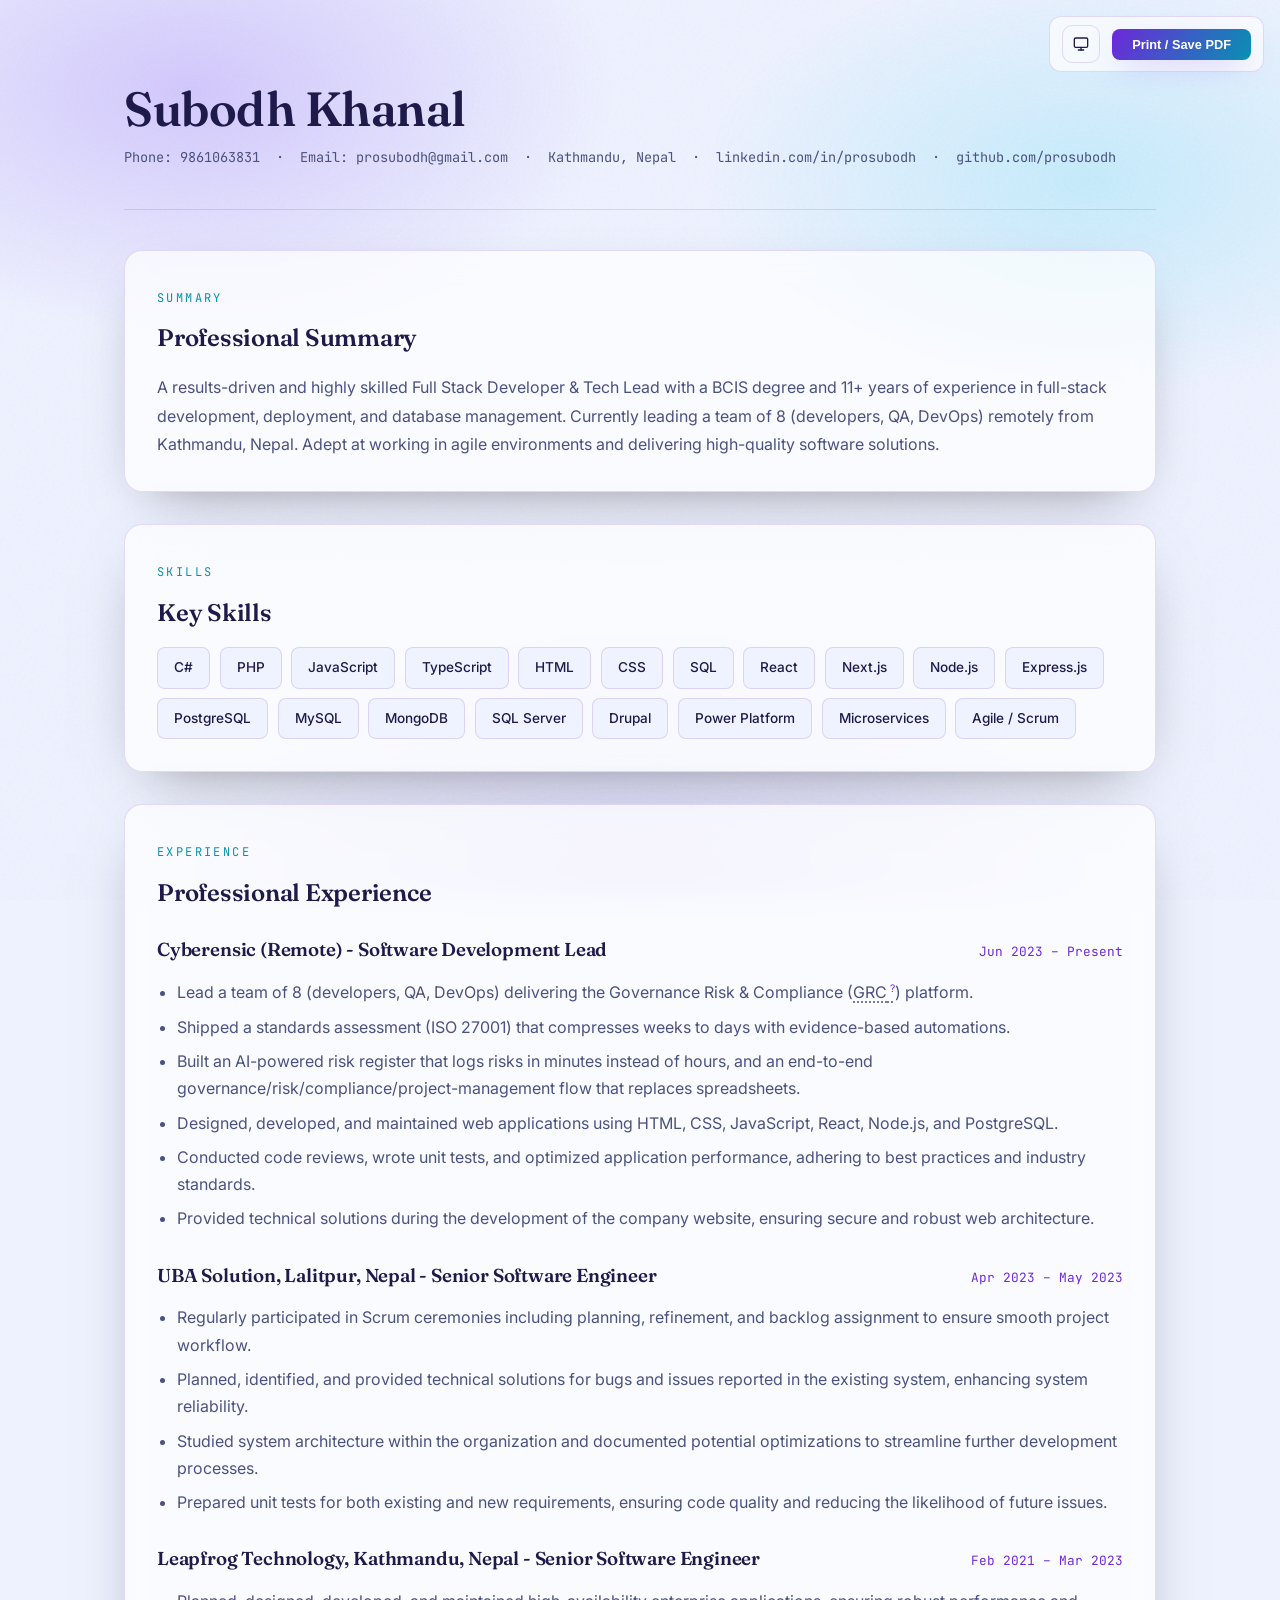
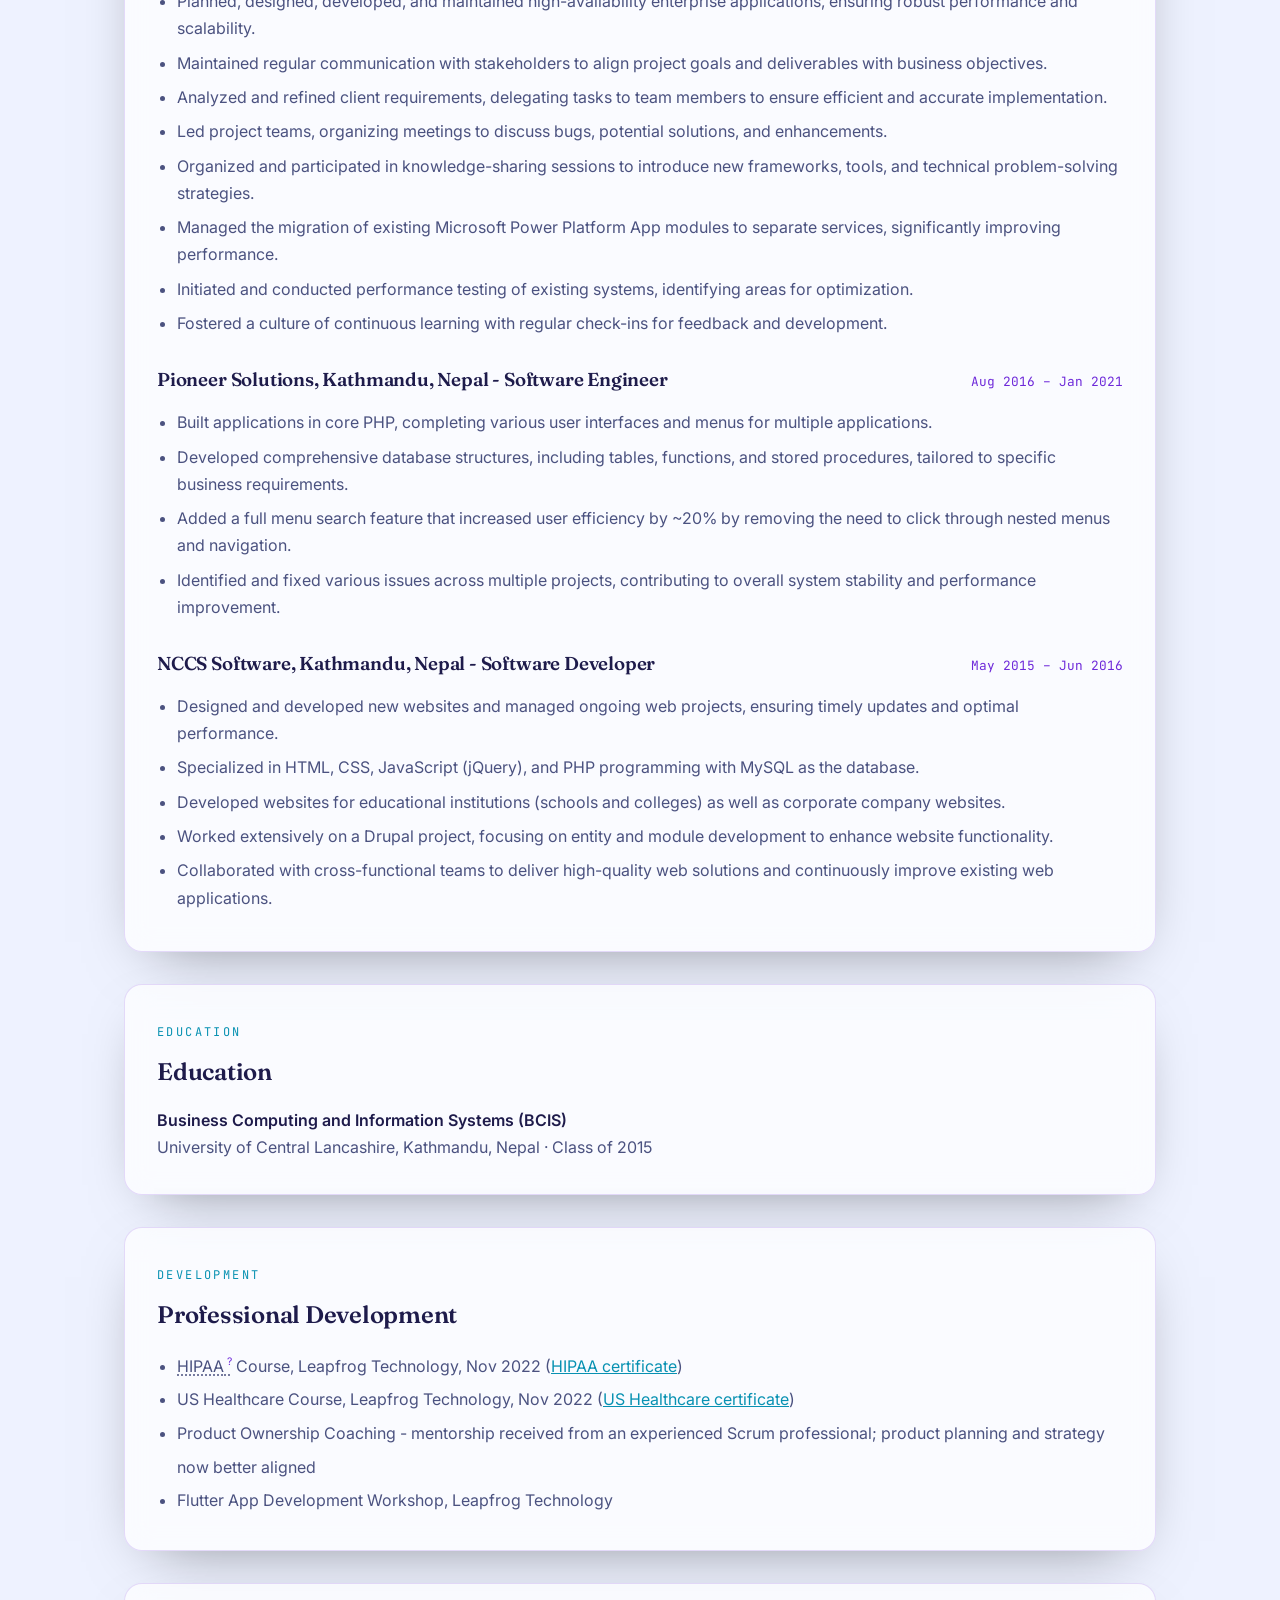
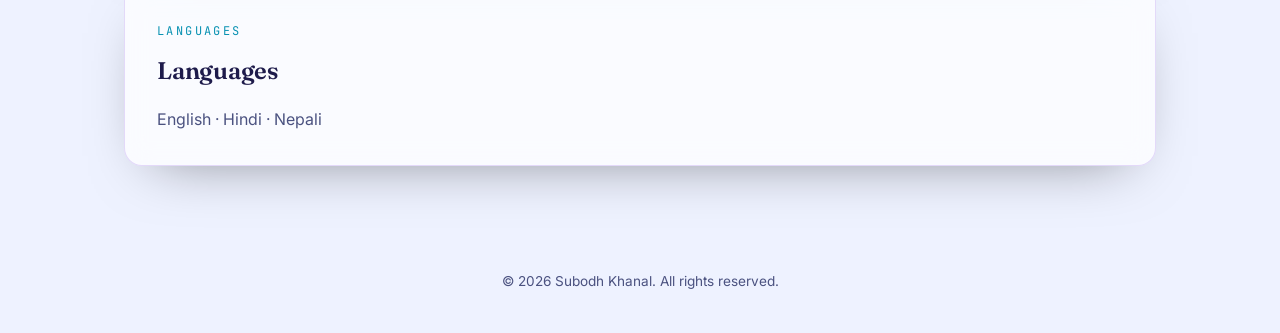
<file: resume.html>
<!DOCTYPE html>
<html lang="en">
<head>
  <meta charset="UTF-8">
  <meta name="viewport" content="width=device-width, initial-scale=1.0">
  <meta name="description" content="Resume of Subodh Khanal - Full Stack Developer &amp; Tech Lead, 11+ years, BCIS, University of Central Lancashire 2015.">
  <meta name="keywords" content="Subodh Khanal, Full Stack Developer, Tech Lead, React, Node.js, PostgreSQL, GRC, ETRM, Azure, Power Platform, Remote">
  <meta name="author" content="Subodh Khanal">
  <link rel="canonical" href="https://prosubodh.github.io/resume.html">
  <link rel="icon" type="image/svg+xml" media="(prefers-color-scheme: light)" href="images/favicon.svg">
  <link rel="icon" type="image/svg+xml" media="(prefers-color-scheme: dark)" href="images/favicon-light.svg">
  <link rel="icon" type="image/svg+xml" href="images/favicon.svg">
  <title>Resume - Subodh Khanal</title>

  <script type="application/ld+json">
  {
    "@context": "https://schema.org",
    "@type": "Person",
    "name": "Subodh Khanal",
    "jobTitle": "Full Stack Developer / Tech Lead",
    "email": "prosubodh@gmail.com",
    "telephone": "+977-9861063831",
    "address": { "@type": "PostalAddress", "addressLocality": "Kathmandu", "addressCountry": "NP" },
    "url": "https://prosubodh.github.io/resume.html",
    "alumniOf": { "@type": "CollegeOrUniversity", "name": "University of Central Lancashire" },
    "knowsAbout": ["React", "Node.js", "PostgreSQL", "GRC platforms", "ISO 27001", "Microsoft Dynamics 365", "Power Platform", "C#", ".NET", "PHP", "Drupal", "ETRM"]
  }
  </script>

  <link rel="preconnect" href="https://fonts.googleapis.com">
  <link rel="preconnect" href="https://fonts.gstatic.com" crossorigin>
  <link href="https://fonts.googleapis.com/css2?family=Fraunces:opsz,wght@9..144,400;9..144,600&family=Inter:wght@400;500;600&family=JetBrains+Mono:wght@400;600&display=swap" rel="stylesheet">

  <link rel="stylesheet" href="style.css">

  <style>
    .resume-header { padding: 5rem 0 2.5rem; border-bottom: 1px solid var(--border); margin-bottom: 2.5rem; }
    .resume-grid { display: flex; flex-direction: column; gap: 2rem; }
    .experience-header { display: flex; justify-content: space-between; align-items: baseline; gap: 1rem; flex-wrap: wrap; margin-bottom: 0.5rem; }
    .date { font-family: var(--font-mono); color: var(--accent); font-size: 0.8rem; }
    .experience-item { margin-bottom: 2rem; }
    .experience-item:last-child { margin-bottom: 0; }
    .experience-item ul { margin-top: 1rem; padding-left: 1.25rem; color: var(--text-secondary); }
    .experience-item li { margin-bottom: 0.45rem; }
    .resume-actions {
      position: fixed; top: 16px; right: 16px; z-index: 1000;
      display: flex; gap: 0.75rem; align-items: center;
      background: var(--bg-surface); padding: 0.5rem 0.75rem;
      border-radius: 12px; border: 1px solid var(--border);
    }
    .resume-actions .theme-toggle { margin-right: 0; }
    @media print {
      .resume-actions { display: none !important; }
      footer { display: none !important; }
      .resume-header { padding: 0 0 1rem 0; border-bottom: 1px solid #ccc; margin-bottom: 1.5rem; }
      .experience-header { border-bottom: 1px solid #eee; margin-bottom: 0.75rem; }
      .date { color: #555 !important; }
      .eyebrow { color: #555 !important; }
    }
  </style>
</head>
<body>
  <div class="bg-mesh"></div>
  <div class="noise-overlay"></div>

  <div class="resume-actions">
    <div class="theme-dd" data-theme-dd>
      <button class="theme-dd-btn" aria-haspopup="listbox" aria-expanded="false" aria-label="Theme">
        <span class="theme-icon" aria-hidden="true"></span>
      </button>
      <ul class="theme-dd-menu" role="listbox" aria-label="Theme">
        <li><button data-mode="system" role="option"><span class="dd-icon"></span>System</button></li>
        <li><button data-mode="light" role="option"><span class="dd-icon"></span>Light</button></li>
        <li><button data-mode="dark" role="option"><span class="dd-icon"></span>Dark</button></li>
      </ul>
    </div>
    <button class="btn primary-btn" style="padding: 0.5rem 1.25rem; font-size: 0.8rem;" onclick="window.print()">Print / Save PDF</button>
  </div>

  <div class="container">
    <header class="resume-header">
      <h1 style="font-size: 3rem; margin-bottom: 0.5rem;">Subodh Khanal</h1>
      <p style="color: var(--text-secondary); font-family: var(--font-mono); font-size: 0.85rem;">
        Phone: 9861063831 &nbsp;·&nbsp; Email: prosubodh@gmail.com &nbsp;·&nbsp; Kathmandu, Nepal &nbsp;·&nbsp; linkedin.com/in/prosubodh &nbsp;·&nbsp; github.com/prosubodh
      </p>
    </header>

    <div class="resume-grid" style="margin-bottom: 4rem;">
      <section class="glass-card">
        <span class="eyebrow">Summary</span>
        <h2 style="margin-bottom: 1.25rem; font-size: 1.5rem;">Professional Summary</h2>
        <p style="color: var(--text-secondary); line-height: 1.8;">
          A results-driven and highly skilled Full Stack Developer &amp; Tech Lead with a BCIS degree and 11+ years of experience in full-stack development, deployment, and database management. Currently leading a team of 8 (developers, QA, DevOps) remotely from Kathmandu, Nepal. Adept at working in agile environments and delivering high-quality software solutions.
        </p>
      </section>

      <section class="glass-card">
        <span class="eyebrow">Skills</span>
        <h2 style="margin-bottom: 1.25rem; font-size: 1.5rem;">Key Skills</h2>
        <div class="skills-grid">
          <span class="skill-tag">C#</span><span class="skill-tag">PHP</span><span class="skill-tag">JavaScript</span><span class="skill-tag">TypeScript</span><span class="skill-tag">HTML</span><span class="skill-tag">CSS</span><span class="skill-tag">SQL</span>
          <span class="skill-tag">React</span><span class="skill-tag">Next.js</span><span class="skill-tag">Node.js</span><span class="skill-tag">Express.js</span>
          <span class="skill-tag">PostgreSQL</span><span class="skill-tag">MySQL</span><span class="skill-tag">MongoDB</span><span class="skill-tag">SQL Server</span>
          <span class="skill-tag">Drupal</span><span class="skill-tag">Power Platform</span><span class="skill-tag">Microservices</span><span class="skill-tag">Agile / Scrum</span>
        </div>
      </section>

      <section class="glass-card">
        <span class="eyebrow">Experience</span>
        <h2 style="margin-bottom: 2rem; font-size: 1.5rem;">Professional Experience</h2>

        <div class="experience-item">
          <div class="experience-header">
            <h3>Cyberensic (Remote) - Software Development Lead</h3>
            <span class="date">Jun 2023 – Present</span>
          </div>
          <ul>
            <li>Lead a team of 8 (developers, QA, DevOps) delivering the Governance Risk & Compliance (<abbr title="Governance, Risk &amp; Compliance">GRC</abbr>) platform.</li>
            <li>Shipped a standards assessment (ISO 27001) that compresses weeks to days with evidence-based automations.</li>
            <li>Built an AI-powered risk register that logs risks in minutes instead of hours, and an end-to-end governance/risk/compliance/project-management flow that replaces spreadsheets.</li>
            <li>Designed, developed, and maintained web applications using HTML, CSS, JavaScript, React, Node.js, and PostgreSQL.</li>
            <li>Conducted code reviews, wrote unit tests, and optimized application performance, adhering to best practices and industry standards.</li>
            <li>Provided technical solutions during the development of the company website, ensuring secure and robust web architecture.</li>
          </ul>
        </div>

        <div class="experience-item">
          <div class="experience-header">
            <h3>UBA Solution, Lalitpur, Nepal - Senior Software Engineer</h3>
            <span class="date">Apr 2023 – May 2023</span>
          </div>
          <ul>
            <li>Regularly participated in Scrum ceremonies including planning, refinement, and backlog assignment to ensure smooth project workflow.</li>
            <li>Planned, identified, and provided technical solutions for bugs and issues reported in the existing system, enhancing system reliability.</li>
            <li>Studied system architecture within the organization and documented potential optimizations to streamline further development processes.</li>
            <li>Prepared unit tests for both existing and new requirements, ensuring code quality and reducing the likelihood of future issues.</li>
          </ul>
        </div>

        <div class="experience-item">
          <div class="experience-header">
            <h3>Leapfrog Technology, Kathmandu, Nepal - Senior Software Engineer</h3>
            <span class="date">Feb 2021 – Mar 2023</span>
          </div>
          <ul>
            <li>Planned, designed, developed, and maintained high-availability enterprise applications, ensuring robust performance and scalability.</li>
            <li>Maintained regular communication with stakeholders to align project goals and deliverables with business objectives.</li>
            <li>Analyzed and refined client requirements, delegating tasks to team members to ensure efficient and accurate implementation.</li>
            <li>Led project teams, organizing meetings to discuss bugs, potential solutions, and enhancements.</li>
            <li>Organized and participated in knowledge-sharing sessions to introduce new frameworks, tools, and technical problem-solving strategies.</li>
            <li>Managed the migration of existing Microsoft Power Platform App modules to separate services, significantly improving performance.</li>
            <li>Initiated and conducted performance testing of existing systems, identifying areas for optimization.</li>
            <li>Fostered a culture of continuous learning with regular check-ins for feedback and development.</li>
          </ul>
        </div>

        <div class="experience-item">
          <div class="experience-header">
            <h3>Pioneer Solutions, Kathmandu, Nepal - Software Engineer</h3>
            <span class="date">Aug 2016 – Jan 2021</span>
          </div>
          <ul>
            <li>Built applications in core PHP, completing various user interfaces and menus for multiple applications.</li>
            <li>Developed comprehensive database structures, including tables, functions, and stored procedures, tailored to specific business requirements.</li>
            <li>Added a full menu search feature that increased user efficiency by ~20% by removing the need to click through nested menus and navigation.</li>
            <li>Identified and fixed various issues across multiple projects, contributing to overall system stability and performance improvement.</li>
          </ul>
        </div>

        <div class="experience-item">
          <div class="experience-header">
            <h3>NCCS Software, Kathmandu, Nepal - Software Developer</h3>
            <span class="date">May 2015 – Jun 2016</span>
          </div>
          <ul>
            <li>Designed and developed new websites and managed ongoing web projects, ensuring timely updates and optimal performance.</li>
            <li>Specialized in HTML, CSS, JavaScript (jQuery), and PHP programming with MySQL as the database.</li>
            <li>Developed websites for educational institutions (schools and colleges) as well as corporate company websites.</li>
            <li>Worked extensively on a Drupal project, focusing on entity and module development to enhance website functionality.</li>
            <li>Collaborated with cross-functional teams to deliver high-quality web solutions and continuously improve existing web applications.</li>
          </ul>
        </div>
      </section>

      <section class="glass-card">
        <span class="eyebrow">Education</span>
        <h2 style="margin-bottom: 1.25rem; font-size: 1.5rem;">Education</h2>
        <p style="color: var(--text-primary); font-weight: 600;">Business Computing and Information Systems (BCIS)</p>
        <p style="color: var(--text-secondary);">University of Central Lancashire, Kathmandu, Nepal · Class of 2015</p>
      </section>

      <section class="glass-card">
        <span class="eyebrow">Development</span>
        <h2 style="margin-bottom: 1.25rem; font-size: 1.5rem;">Professional Development</h2>
        <ul style="color: var(--text-secondary); line-height: 2.1; padding-left: 1.25rem;">
          <li><abbr title="Health Insurance Portability and Accountability Act">HIPAA</abbr> Course, Leapfrog Technology, Nov 2022 (<a href="certificates/hipaa-certificate.pdf">HIPAA certificate</a>)</li>
          <li>US Healthcare Course, Leapfrog Technology, Nov 2022 (<a href="certificates/us-healthcare-certificate.pdf">US Healthcare certificate</a>)</li>
          <li>Product Ownership Coaching - mentorship received from an experienced Scrum professional; product planning and strategy now better aligned</li>
          <li>Flutter App Development Workshop, Leapfrog Technology</li>
        </ul>
      </section>
      <section class="glass-card">
        <span class="eyebrow">Languages</span>
        <h2 style="margin-bottom: 1.25rem; font-size: 1.5rem;">Languages</h2>
        <p style="color: var(--text-secondary);">English · Hindi · Nepali</p>
      </section>
    </div>
  </div>

  <footer style="border: none;">
    <div class="container" style="text-align: center; color: var(--text-secondary); font-size: 0.85rem;">
      &copy; <span id="current-year"></span> Subodh Khanal. All rights reserved.
    </div>
  </footer>

  <script>
    document.getElementById("current-year").textContent = new Date().getFullYear();

    const themeIcons = { system: '<svg xmlns="http://www.w3.org/2000/svg" width="16" height="16" viewBox="0 0 24 24" fill="none" stroke="currentColor" stroke-width="2" stroke-linecap="round" stroke-linejoin="round"><rect x="2" y="3" width="20" height="14" rx="2" ry="2"></rect><line x1="8" y1="21" x2="16" y2="21"></line><line x1="12" y1="17" x2="12" y2="21"></line></svg>', light: '<svg xmlns="http://www.w3.org/2000/svg" width="16" height="16" viewBox="0 0 24 24" fill="none" stroke="currentColor" stroke-width="2" stroke-linecap="round" stroke-linejoin="round"><circle cx="12" cy="12" r="5"></circle><line x1="12" y1="1" x2="12" y2="3"></line><line x1="12" y1="21" x2="12" y2="23"></line><line x1="4.22" y1="4.22" x2="5.64" y2="5.64"></line><line x1="18.36" y1="18.36" x2="19.78" y2="19.78"></line><line x1="1" y1="12" x2="3" y2="12"></line><line x1="21" y1="12" x2="23" y2="12"></line><line x1="4.22" y1="19.78" x2="5.64" y2="18.36"></line><line x1="18.36" y1="5.64" x2="19.78" y2="4.22"></line></svg>', dark: '<svg xmlns="http://www.w3.org/2000/svg" width="16" height="16" viewBox="0 0 24 24" fill="none" stroke="currentColor" stroke-width="2" stroke-linecap="round" stroke-linejoin="round"><path d="M21 12.79A9 9 0 1 1 11.21 3 7 7 0 0 0 21 12.79z"></path></svg>' };

    function applyTheme(mode) {
      const isLight = mode === 'light' || (mode === 'system' && window.matchMedia('(prefers-color-scheme: light)').matches);
      document.body.classList.toggle('light-theme', isLight);
      localStorage.setItem('theme', mode);
      document.querySelectorAll('.theme-icon').forEach(el => el.innerHTML = themeIcons[mode] || themeIcons.system);
      document.querySelectorAll('[data-mode]').forEach(b => b.classList.toggle('selected', b.dataset.mode === mode));
    }

    applyTheme(localStorage.getItem('theme') || 'system');

    document.querySelectorAll('.theme-dd [data-mode]').forEach(btn => {
      btn.querySelector('.dd-icon').innerHTML = themeIcons[btn.dataset.mode];
    });

    document.querySelectorAll('[data-theme-dd]').forEach(dd => {
      const btn = dd.querySelector('.theme-dd-btn');
      btn.addEventListener('click', (e) => {
        e.stopPropagation();
        const open = dd.classList.toggle('open');
        btn.setAttribute('aria-expanded', open);
        document.querySelectorAll('[data-theme-dd]').forEach(o => { if (o !== dd) { o.classList.remove('open'); o.querySelector('.theme-dd-btn').setAttribute('aria-expanded','false'); } });
      });
    });

    document.querySelectorAll('.theme-dd-menu [data-mode]').forEach(btn => {
      btn.addEventListener('click', () => {
        applyTheme(btn.dataset.mode);
        document.querySelectorAll('[data-theme-dd]').forEach(dd => { dd.classList.remove('open'); dd.querySelector('.theme-dd-btn').setAttribute('aria-expanded','false'); });
      });
    });

    document.addEventListener('click', () => {
      document.querySelectorAll('[data-theme-dd]').forEach(dd => { dd.classList.remove('open'); dd.querySelector('.theme-dd-btn').setAttribute('aria-expanded','false'); });
    });

    window.matchMedia('(prefers-color-scheme: light)').addEventListener('change', () => {
      if ((localStorage.getItem('theme') || 'system') === 'system') applyTheme('system');
    });
  </script>
</body>
</html>
</file>
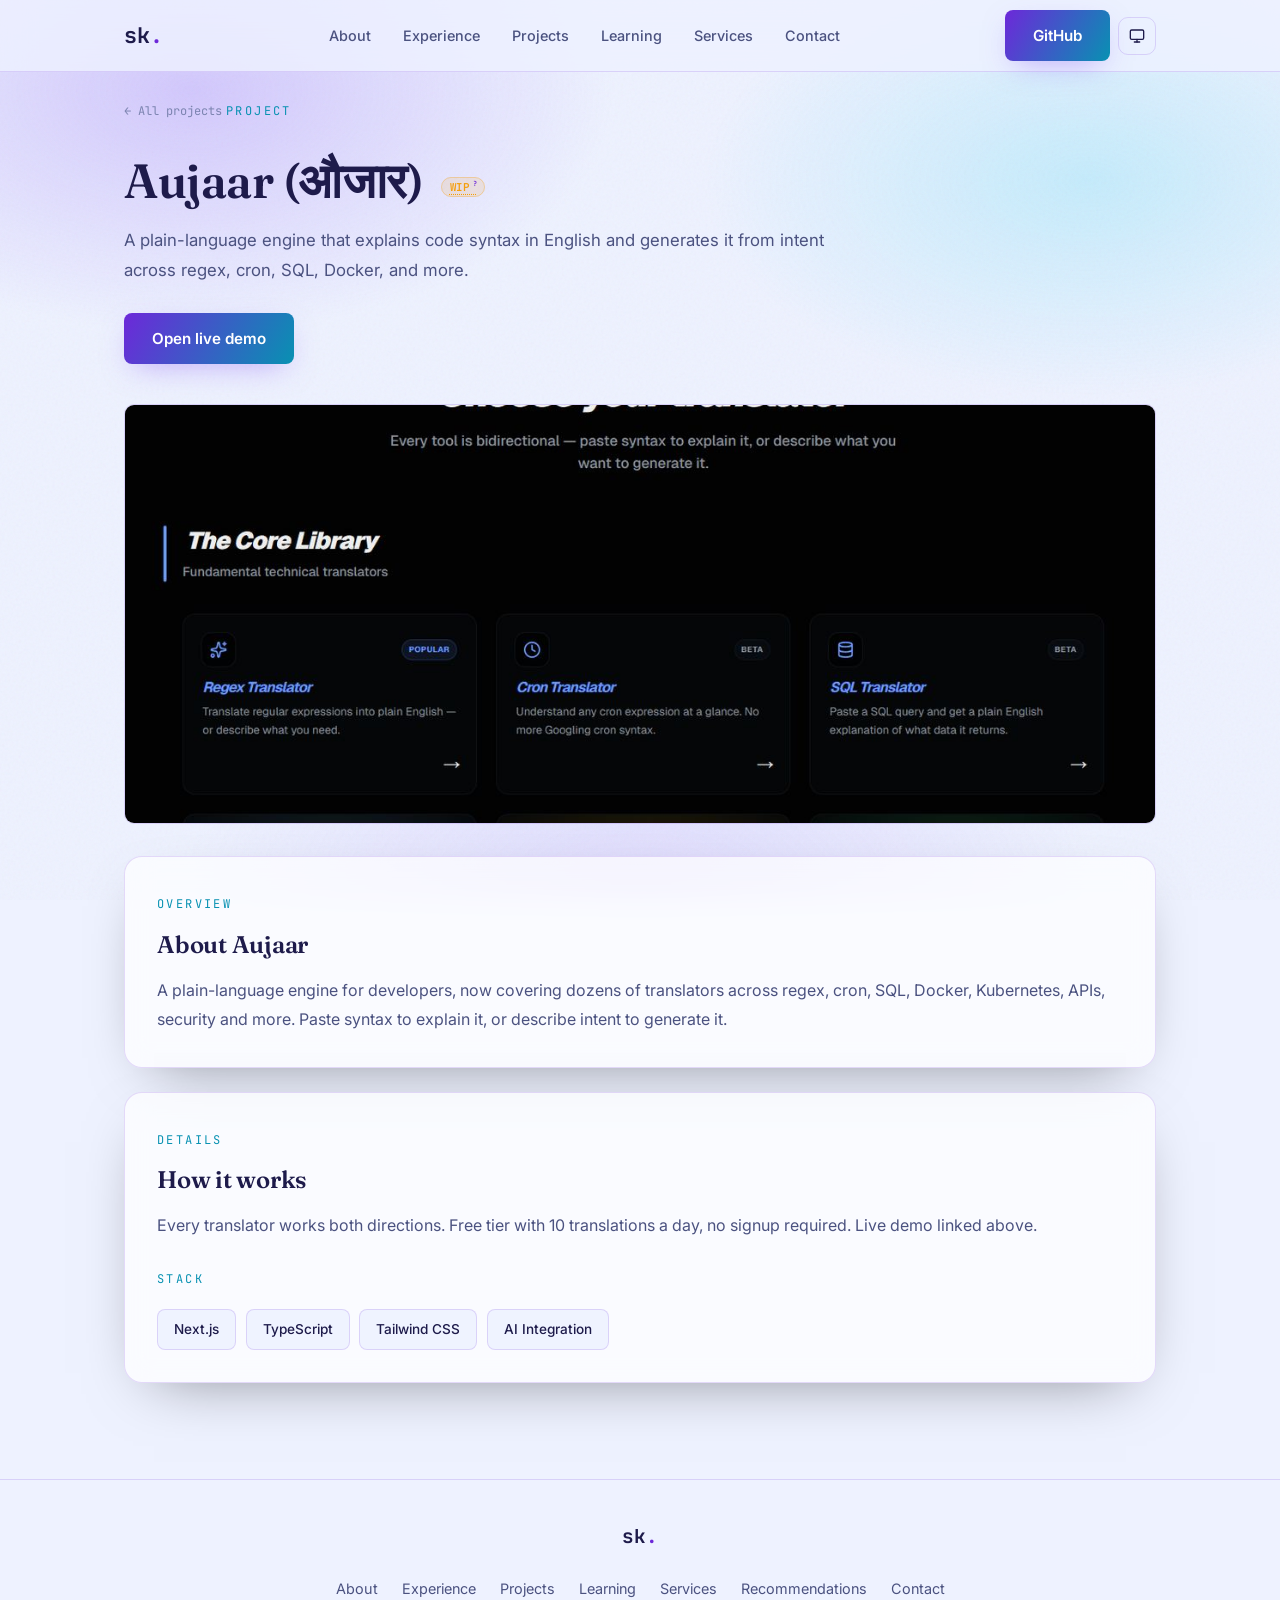
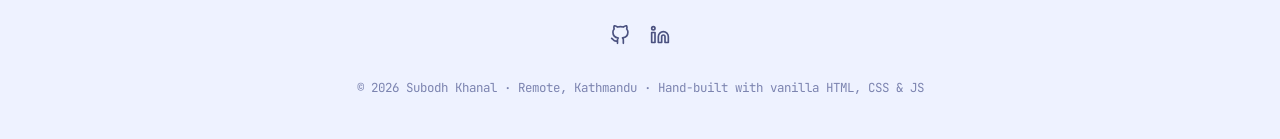
<file: projects/aujaar.html>
<!DOCTYPE html>
<html lang="en">
<head>
  <meta charset="UTF-8">
  <meta name="viewport" content="width=device-width, initial-scale=1.0">
  <meta name="description" content="Aujaar - a plain-language engine for developers that explains code syntax in English and generates it from intent across regex, cron, SQL, Docker and more. Project by Subodh Khanal.">
  <meta name="author" content="Subodh Khanal">
  <meta name="theme-color" content="#070b1a">
  <link rel="canonical" href="https://prosubodh.github.io/projects/aujaar.html">
  <link rel="icon" type="image/svg+xml" media="(prefers-color-scheme: light)" href="../images/favicon.svg">
  <link rel="icon" type="image/svg+xml" media="(prefers-color-scheme: dark)" href="../images/favicon-light.svg">
  <link rel="icon" type="image/svg+xml" href="../images/favicon.svg">
  <title>Prosubodh Portfolio &gt; Projects &gt; Aujaar</title>

  <meta property="og:type" content="article">
  <meta property="og:title" content="Aujaar - Subodh Khanal">
  <meta property="og:description" content="A plain-language engine that explains code syntax in English and generates it from intent.">
  <meta property="og:image" content="https://prosubodh.github.io/images/projects/aujaar.jpg">

  <script type="application/ld+json">
  {
    "@context": "https://schema.org",
    "@type": "CreativeWork",
    "name": "Aujaar",
    "description": "A plain-language engine for developers covering dozens of translators across regex, cron, SQL, Docker, Kubernetes, APIs and security, working in both directions.",
    "url": "https://prosubodh.github.io/projects/aujaar.html",
    "image": "https://prosubodh.github.io/images/projects/aujaar.jpg",
    "author": { "@type": "Person", "name": "Subodh Khanal", "url": "https://prosubodh.github.io/" }
  }
  </script>

  <link rel="preconnect" href="https://fonts.googleapis.com">
  <link rel="preconnect" href="https://fonts.gstatic.com" crossorigin>
  <link href="https://fonts.googleapis.com/css2?family=Fraunces:opsz,wght@9..144,400;9..144,600&family=Inter:wght@400;500;600&family=JetBrains+Mono:wght@400;600&display=swap" rel="stylesheet">

  <link rel="stylesheet" href="../style.css">

  <style>
    .project-page { padding: 6rem 0 2.5rem; }
    .back-link { display: inline-flex; align-items: center; gap: 0.35rem; font-family: var(--font-mono); font-size: 0.75rem; color: var(--text-muted); text-decoration: none; margin-bottom: 2rem; transition: color 0.2s; }
    .back-link:hover { color: var(--accent); }
    .project-page h1 { font-size: clamp(2rem, 5vw, 3rem); line-height: 1.15; margin-bottom: 1rem; }
    .project-tag { font-family: var(--font-mono); font-size: 0.85rem; font-weight: 400; color: var(--text-muted); white-space: nowrap; margin-left: 0.5rem; }
    .project-lede { color: var(--text-secondary); font-size: 1.05rem; line-height: 1.8; max-width: 46rem; }
    .project-actions { display: flex; flex-wrap: wrap; gap: 0.75rem; margin-top: 1.75rem; }
    .project-hero-img { display: block; width: 100%; max-height: 420px; object-fit: cover; border-radius: var(--radius); border: 1px solid var(--border); margin-bottom: 2rem; }
    .project-body { display: grid; gap: 1.5rem; padding-bottom: 4rem; }
    .project-body h2 { font-size: 1.5rem; margin-bottom: 1rem; }
    .project-body p { color: var(--text-secondary); line-height: 1.85; }
    .project-body .skills-grid { margin-top: 1.25rem; }
  </style>
</head>
<body>
  <a class="skip-link" href="#main-content">Skip to content</a>
  <div class="bg-mesh"></div>
  <div class="noise-overlay"></div>

  <header class="glass-header">
    <div class="container nav-container">
      <a href="../index.html#" class="logo-text">sk<span class="logo-dot">.</span></a>
      <nav aria-label="Primary">
        <ul class="nav-links">
          <li><a href="../index.html#about">About</a></li>
          <li><a href="../index.html#experience">Experience</a></li>
          <li><a href="../index.html#projects">Projects</a></li>
          <li><a href="../index.html#learning">Learning</a></li>
          <li><a href="../index.html#services">Services</a></li>
          <li><a href="../index.html#contact">Contact</a></li>
          <li class="theme-li">
            <span class="theme-label">Theme</span>
            <div class="theme-dd" data-theme-dd>
              <button class="theme-dd-btn" aria-haspopup="listbox" aria-expanded="false" aria-label="Theme">
                <span class="theme-icon" aria-hidden="true"></span>
              </button>
              <ul class="theme-dd-menu" role="listbox" aria-label="Theme">
                <li><button data-mode="system" role="option"><span class="dd-icon"></span>System</button></li>
                <li><button data-mode="light" role="option"><span class="dd-icon"></span>Light</button></li>
                <li><button data-mode="dark" role="option"><span class="dd-icon"></span>Dark</button></li>
              </ul>
            </div>
          </li>
        </ul>
      </nav>
      <div style="display: flex; align-items: center; gap: 0.5rem;">
        <a href="https://github.com/prosubodh" target="_blank" class="btn primary-btn nav-cta">GitHub</a>
        <div class="theme-dd" data-theme-dd>
          <button class="theme-dd-btn" aria-haspopup="listbox" aria-expanded="false" aria-label="Theme">
            <span class="theme-icon" aria-hidden="true"></span>
          </button>
          <ul class="theme-dd-menu" role="listbox" aria-label="Theme">
            <li><button data-mode="system" role="option"><span class="dd-icon"></span>System</button></li>
            <li><button data-mode="light" role="option"><span class="dd-icon"></span>Light</button></li>
            <li><button data-mode="dark" role="option"><span class="dd-icon"></span>Dark</button></li>
          </ul>
        </div>
        <button id="nav-toggle" class="nav-toggle" aria-label="Toggle menu" aria-expanded="false">
          <svg id="icon-menu" xmlns="http://www.w3.org/2000/svg" width="22" height="22" viewBox="0 0 24 24" fill="none" stroke="currentColor" stroke-width="2" stroke-linecap="round"><line x1="3" y1="6" x2="21" y2="6"></line><line x1="3" y1="12" x2="21" y2="12"></line><line x1="3" y1="18" x2="21" y2="18"></line></svg>
          <svg id="icon-close" xmlns="http://www.w3.org/2000/svg" width="22" height="22" viewBox="0 0 24 24" fill="none" stroke="currentColor" stroke-width="2" stroke-linecap="round"><line x1="18" y1="6" x2="6" y2="18"></line><line x1="6" y1="6" x2="18" y2="18"></line></svg>
        </button>
      </div>
    </div>
  </header>

  <main id="main-content">
    <div class="container">
      <header class="project-page">
        <a class="back-link" href="../index.html#projects">&larr; All projects</a>
        <span class="eyebrow">Project</span>
        <h1>Aujaar (औजार) <span class="status-badge"><abbr title="Work in Progress">WIP</abbr></span></h1>
        <p class="project-lede">A plain-language engine that explains code syntax in English and generates it from intent across regex, cron, SQL, Docker, and more.</p>
        <div class="project-actions">
        <a class="btn primary-btn" href="https://aujaar.vercel.app/#tools" target="_blank" rel="noopener">Open live demo</a>
        </div>
      </header>

      <img class="project-hero-img" src="../images/projects/aujaar.jpg" alt="Aujaar preview" decoding="async">

      <div class="project-body">
        <section class="glass-card">
          <span class="eyebrow">Overview</span>
          <h2>About Aujaar</h2>
          <p>A plain-language engine for developers, now covering dozens of translators across regex, cron, SQL, Docker, Kubernetes, APIs, security and more. Paste syntax to explain it, or describe intent to generate it.</p>
        </section>

        <section class="glass-card">
          <span class="eyebrow">Details</span>
          <h2>How it works</h2>
          <p>Every translator works both directions. Free tier with 10 translations a day, no signup required. Live demo linked above.</p>
          <span class="eyebrow" style="display: block; margin-top: 1.75rem;">Stack</span>
          <div class="skills-grid">
            <span class="skill-tag">Next.js</span><span class="skill-tag">TypeScript</span><span class="skill-tag">Tailwind CSS</span><span class="skill-tag">AI Integration</span>
          </div>
        </section>
      </div>
    </div>
  </main>

  <footer>
    <div class="container footer-content">
      <div class="footer-brand">
        <div class="footer-logo">sk<span class="logo-dot">.</span></div>
      </div>
      <nav class="footer-links" aria-label="Footer">
        <a href="../index.html#about">About</a>
        <a href="../index.html#experience">Experience</a>
        <a href="../index.html#projects">Projects</a>
        <a href="../index.html#learning">Learning</a>
        <a href="../index.html#services">Services</a>
        <a href="../index.html#recommendations">Recommendations</a>
        <a href="../index.html#contact">Contact</a>
      </nav>
      <div class="footer-socials">
        <a href="https://github.com/prosubodh" target="_blank" aria-label="GitHub">
          <svg xmlns="http://www.w3.org/2000/svg" width="20" height="20" viewBox="0 0 24 24" fill="none" stroke="currentColor" stroke-width="2" stroke-linecap="round" stroke-linejoin="round"><path d="M9 19c-5 1.5-5-2.5-7-3m14 6v-3.87a3.37 3.37 0 0 0-.94-2.61c3.14-.35 6.44-1.54 6.44-7A5.44 5.44 0 0 0 20 4.77 5.07 5.07 0 0 0 19.91 1S18.73.65 16 2.48a13.38 13.38 0 0 0-7 0C6.27.65 5.09 1 5.09 1A5.07 5.07 0 0 0 5 4.77a5.44 5.44 0 0 0-1.5 3.78c0 5.42 3.3 6.61 6.44 7A3.37 3.37 0 0 0 9 18.13V22"></path></svg>
        </a>
        <a href="https://linkedin.com/in/prosubodh" target="_blank" aria-label="LinkedIn">
          <svg xmlns="http://www.w3.org/2000/svg" width="20" height="20" viewBox="0 0 24 24" fill="none" stroke="currentColor" stroke-width="2" stroke-linecap="round" stroke-linejoin="round"><path d="M16 8a6 6 0 0 1 6 6v7h-4v-7a2 2 0 0 0-2-2 2 2 0 0 0-2 2v7h-4v-7a6 6 0 0 1 6-6z"></path><rect x="2" y="9" width="4" height="12"></rect><circle cx="4" cy="4" r="2"></circle></svg>
        </a>
      </div>
    </div>
    <div class="container footer-bottom">
      <p>&copy; <span id="current-year"></span> Subodh Khanal · Remote, Kathmandu · Hand-built with vanilla HTML, CSS &amp; JS</p>
    </div>
  </footer>

  <div class="palette-overlay" id="palette-overlay">
    <div class="palette" role="dialog" aria-label="Jump to section">
      <input id="palette-input" type="text" placeholder="Jump to a section..." aria-label="Filter sections" autocomplete="off">
      <ul id="palette-list">
        <li><a href="../index.html#about">About</a></li>
        <li><a href="../index.html#experience">Experience</a></li>
        <li><a href="../index.html#recommendations">Recommendations</a></li>
        <li><a href="../index.html#projects">Projects</a></li>
        <li><a href="../index.html#learning">Learning</a></li>
        <li><a href="../index.html#services">Services</a></li>
        <li><a href="../index.html#contact">Contact</a></li>
        <li><a href="../resume.html">Resume</a></li>
      </ul>
    </div>
  </div>



  <button id="back-top" class="back-top" aria-label="Back to top">
    <svg xmlns="http://www.w3.org/2000/svg" width="18" height="18" viewBox="0 0 24 24" fill="none" stroke="currentColor" stroke-width="2" stroke-linecap="round" stroke-linejoin="round"><line x1="12" y1="19" x2="12" y2="5"></line><polyline points="5 12 12 5 19 12"></polyline></svg>
  </button>

  <script>
    document.getElementById("current-year").textContent = new Date().getFullYear();

    document.querySelectorAll('a[href^="#"]').forEach(anchor => {
      anchor.addEventListener('click', function (e) {
        const href = this.getAttribute('href');
        if (href === '#') return;
        e.preventDefault();
        const target = document.querySelector(href);
        if (target) {
          const y = target.getBoundingClientRect().top + window.scrollY - (parseInt(getComputedStyle(document.documentElement).getPropertyValue('--header-height')) || 72);
          window.scrollTo({ top: y, behavior: 'smooth' });
        }
      });
    });

    const themeIcons = {
      system: '<svg xmlns="http://www.w3.org/2000/svg" width="16" height="16" viewBox="0 0 24 24" fill="none" stroke="currentColor" stroke-width="2" stroke-linecap="round" stroke-linejoin="round"><rect x="2" y="3" width="20" height="14" rx="2" ry="2"></rect><line x1="8" y1="21" x2="16" y2="21"></line><line x1="12" y1="17" x2="12" y2="21"></line></svg>',
      light: '<svg xmlns="http://www.w3.org/2000/svg" width="16" height="16" viewBox="0 0 24 24" fill="none" stroke="currentColor" stroke-width="2" stroke-linecap="round" stroke-linejoin="round"><circle cx="12" cy="12" r="5"></circle><line x1="12" y1="1" x2="12" y2="3"></line><line x1="12" y1="21" x2="12" y2="23"></line><line x1="4.22" y1="4.22" x2="5.64" y2="5.64"></line><line x1="18.36" y1="18.36" x2="19.78" y2="19.78"></line><line x1="1" y1="12" x2="3" y2="12"></line><line x1="21" y1="12" x2="23" y2="12"></line><line x1="4.22" y1="19.78" x2="5.64" y2="18.36"></line><line x1="18.36" y1="5.64" x2="19.78" y2="4.22"></line></svg>',
      dark: '<svg xmlns="http://www.w3.org/2000/svg" width="16" height="16" viewBox="0 0 24 24" fill="none" stroke="currentColor" stroke-width="2" stroke-linecap="round" stroke-linejoin="round"><path d="M21 12.79A9 9 0 1 1 11.21 3 7 7 0 0 0 21 12.79z"></path></svg>'
    };

    function applyTheme(mode) {
      const isLight = mode === 'light' || (mode === 'system' && window.matchMedia('(prefers-color-scheme: light)').matches);
      document.body.classList.toggle('light-theme', isLight);
      localStorage.setItem('theme', mode);
      document.querySelectorAll('.theme-icon').forEach(el => el.innerHTML = themeIcons[mode] || themeIcons.system);
      document.querySelectorAll('[data-mode]').forEach(b => {
        b.classList.toggle('selected', b.dataset.mode === mode);
      });
    }

    const savedTheme = localStorage.getItem('theme') || 'system';
    applyTheme(savedTheme);

    // Fill each option's icon span once
    document.querySelectorAll('.theme-dd [data-mode]').forEach(btn => {
      btn.querySelector('.dd-icon').innerHTML = themeIcons[btn.dataset.mode];
    });

    // Toggle dropdown open/close on icon click
    document.querySelectorAll('[data-theme-dd]').forEach(dd => {
      const btn = dd.querySelector('.theme-dd-btn');
      btn.addEventListener('click', (e) => {
        e.stopPropagation();
        const open = dd.classList.toggle('open');
        btn.setAttribute('aria-expanded', open);
        // close others
        document.querySelectorAll('[data-theme-dd]').forEach(o => { if (o !== dd) { o.classList.remove('open'); o.querySelector('.theme-dd-btn').setAttribute('aria-expanded','false'); } });
      });
    });

    // Pick an option
    document.querySelectorAll('.theme-dd-menu [data-mode]').forEach(btn => {
      btn.addEventListener('click', () => {
        applyTheme(btn.dataset.mode);
        document.querySelectorAll('[data-theme-dd]').forEach(dd => { dd.classList.remove('open'); dd.querySelector('.theme-dd-btn').setAttribute('aria-expanded','false'); });
      });
    });

    // Click outside closes
    document.addEventListener('click', () => {
      document.querySelectorAll('[data-theme-dd]').forEach(dd => { dd.classList.remove('open'); dd.querySelector('.theme-dd-btn').setAttribute('aria-expanded','false'); });
    });

    window.matchMedia('(prefers-color-scheme: light)').addEventListener('change', () => {
      if ((localStorage.getItem('theme') || 'system') === 'system') applyTheme('system');
    });

    // Scrollspy: highlight active nav link
    const spySections = ['about', 'experience', 'recommendations', 'projects', 'learning', 'services', 'contact']
      .map(id => document.getElementById(id)).filter(Boolean);
    const navAnchors = document.querySelectorAll('.nav-links a[href^="#"]');
    const spy = new IntersectionObserver((entries) => {
      entries.forEach(entry => {
        if (entry.isIntersecting) {
          navAnchors.forEach(a => {
            const on = a.getAttribute('href') === '#' + entry.target.id;
            a.classList.toggle('active', on);
            if (on) a.setAttribute('aria-current', 'true'); else a.removeAttribute('aria-current');
          });
        }
      });
    }, { rootMargin: '-40% 0px -55% 0px' });
    spySections.forEach(s => spy.observe(s));

    // Back to top
    const backTop = document.getElementById('back-top');
    window.addEventListener('scroll', () => {
      backTop.classList.toggle('show', window.scrollY > 600);
    }, { passive: true });
    backTop.addEventListener('click', () => window.scrollTo({ top: 0, behavior: 'smooth' }));

    // Live tenure durations (inclusive months; end defaults to today)
    document.querySelectorAll('.duration[data-start]').forEach(el => {
      const [sy, sm] = el.dataset.start.split('-').map(Number);
      const end = el.dataset.end ? el.dataset.end.split('-').map(Number) : [new Date().getFullYear(), new Date().getMonth() + 1];
      const total = (end[0] - sy) * 12 + (end[1] - sm) + 1;
      if (total <= 0) return;
      const y = Math.floor(total / 12), m = total % 12;
      const parts = [];
      if (y) parts.push(y + (y === 1 ? ' yr' : ' yrs'));
      if (m) parts.push(m + (m === 1 ? ' mo' : ' mos'));
      el.textContent = parts.join(' ');
    });

    const observer = new IntersectionObserver((entries) => {
      entries.forEach(entry => {
        if (entry.isIntersecting) {
          entry.target.classList.add('active');
          observer.unobserve(entry.target);
        }
      });
    }, { root: null, threshold: 0.05, rootMargin: "0px 0px -40px 0px" });

    document.querySelectorAll('.reveal').forEach(el => observer.observe(el));

    // Mobile nav toggle
    const navToggle = document.getElementById('nav-toggle');
    const navLinks = document.querySelector('.nav-links');
    navToggle.addEventListener('click', () => {
      const open = navLinks.classList.toggle('open');
      navToggle.classList.toggle('open', open);
      navToggle.setAttribute('aria-expanded', open);
    });
    navLinks.querySelectorAll('a').forEach(a => a.addEventListener('click', () => {
      navLinks.classList.remove('open');
      navToggle.classList.remove('open');
      navToggle.setAttribute('aria-expanded', 'false');
    }));


    // Quick-jump palette (Ctrl/Cmd+K)
    const paletteOverlay = document.getElementById('palette-overlay');
    const paletteInput = document.getElementById('palette-input');
    const paletteLinks = Array.from(document.querySelectorAll('#palette-list a'));
    function setPalette(open) {
      paletteOverlay.classList.toggle('open', open);
      if (open) { paletteInput.value = ''; paletteLinks.forEach(a => a.parentElement.style.display = ''); paletteInput.focus(); }
    }
    document.addEventListener('keydown', (e) => {
      if ((e.ctrlKey || e.metaKey) && e.key.toLowerCase() === 'k') { e.preventDefault(); setPalette(true); }
      if (e.key === 'Escape') {
        setPalette(false);
        navLinks.classList.remove('open');
        navToggle.classList.remove('open');
        document.querySelectorAll('[data-theme-dd]').forEach(dd => { dd.classList.remove('open'); });
      }
    });
    paletteInput.addEventListener('input', () => {
      const q = paletteInput.value.toLowerCase();
      paletteLinks.forEach(a => a.parentElement.style.display = a.textContent.toLowerCase().includes(q) ? '' : 'none');
    });
    paletteOverlay.addEventListener('click', (e) => { if (e.target === paletteOverlay) setPalette(false); });

    // Copy email with feedback
    document.querySelectorAll('[data-copy]').forEach(btn => {
      btn.addEventListener('click', async () => {
        try { await navigator.clipboard.writeText(btn.dataset.copy); }
        catch (err) {
          const ta = document.createElement('textarea');
          ta.value = btn.dataset.copy; document.body.appendChild(ta); ta.select();
          document.execCommand('copy'); ta.remove();
        }
        const original = btn.innerHTML;
        btn.innerHTML = '<svg xmlns="http://www.w3.org/2000/svg" width="14" height="14" viewBox="0 0 24 24" fill="none" stroke="currentColor" stroke-width="2.5" stroke-linecap="round" stroke-linejoin="round"><polyline points="20 6 9 17 4 12"></polyline></svg>';
        btn.classList.add('copied');
        setTimeout(() => { btn.innerHTML = original; btn.classList.remove('copied'); }, 1600);
      });
    });

    // Expandable timeline entries
    document.querySelectorAll('.expand-btn').forEach(btn => {
      btn.addEventListener('click', () => {
        const card = btn.closest('.timeline-card, .project-card');
        const open = card.classList.toggle('open');
        btn.setAttribute('aria-expanded', open);
        btn.textContent = open ? 'Hide' : 'Details';
      });
    });
  </script>
  </script>
</body>
</html>
</file>
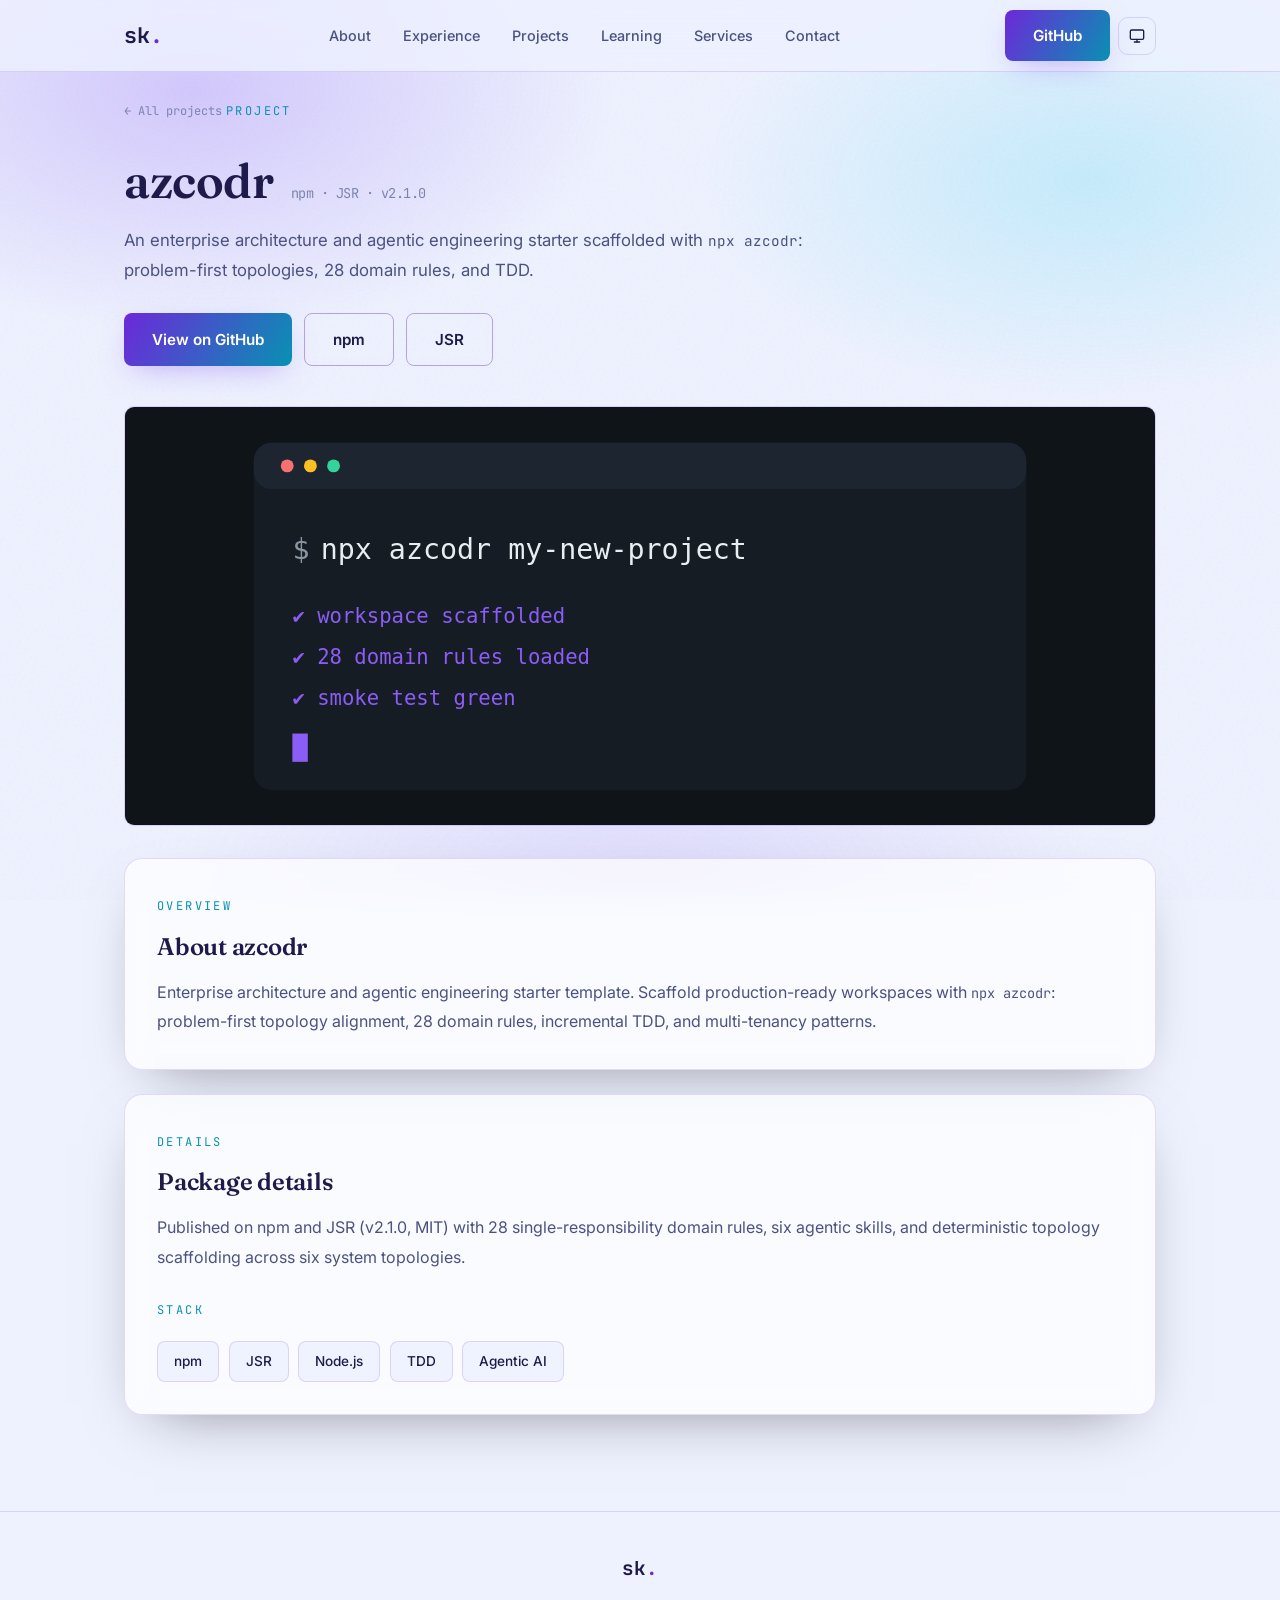
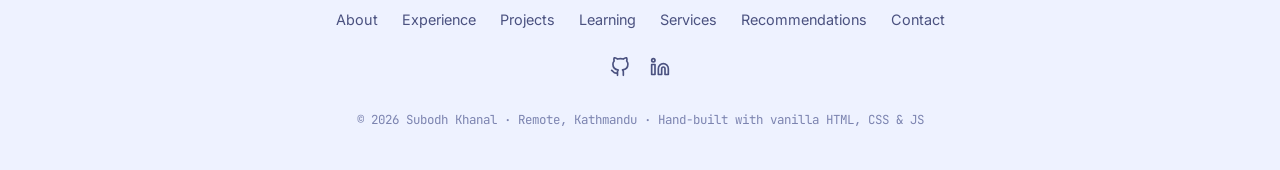
<file: projects/azcodr.html>
<!DOCTYPE html>
<html lang="en">
<head>
  <meta charset="UTF-8">
  <meta name="viewport" content="width=device-width, initial-scale=1.0">
  <meta name="description" content="azcodr - enterprise architecture and agentic engineering starter template, published on npm and JSR. Package by Subodh Khanal.">
  <meta name="author" content="Subodh Khanal">
  <meta name="theme-color" content="#070b1a">
  <link rel="canonical" href="https://prosubodh.github.io/projects/azcodr.html">
  <link rel="icon" type="image/svg+xml" media="(prefers-color-scheme: light)" href="../images/favicon.svg">
  <link rel="icon" type="image/svg+xml" media="(prefers-color-scheme: dark)" href="../images/favicon-light.svg">
  <link rel="icon" type="image/svg+xml" href="../images/favicon.svg">
  <title>Prosubodh Portfolio &gt; Projects &gt; azcodr</title>

  <meta property="og:type" content="article">
  <meta property="og:title" content="azcodr - Subodh Khanal">
  <meta property="og:description" content="An enterprise architecture and agentic engineering starter scaffolded with npx azcodr.">
  <meta property="og:image" content="https://prosubodh.github.io/images/projects/azcodr.svg">

  <script type="application/ld+json">
  {
    "@context": "https://schema.org",
    "@type": "CreativeWork",
    "name": "azcodr",
    "description": "Enterprise architecture and agentic engineering starter template with problem-first topology alignment, 28 domain rules, incremental TDD, and multi-tenancy patterns.",
    "url": "https://prosubodh.github.io/projects/azcodr.html",
    "image": "https://prosubodh.github.io/images/projects/azcodr.svg",
    "author": { "@type": "Person", "name": "Subodh Khanal", "url": "https://prosubodh.github.io/" }
  }
  </script>

  <link rel="preconnect" href="https://fonts.googleapis.com">
  <link rel="preconnect" href="https://fonts.gstatic.com" crossorigin>
  <link href="https://fonts.googleapis.com/css2?family=Fraunces:opsz,wght@9..144,400;9..144,600&family=Inter:wght@400;500;600&family=JetBrains+Mono:wght@400;600&display=swap" rel="stylesheet">

  <link rel="stylesheet" href="../style.css">

  <style>
    .project-page { padding: 6rem 0 2.5rem; }
    .back-link { display: inline-flex; align-items: center; gap: 0.35rem; font-family: var(--font-mono); font-size: 0.75rem; color: var(--text-muted); text-decoration: none; margin-bottom: 2rem; transition: color 0.2s; }
    .back-link:hover { color: var(--accent); }
    .project-page h1 { font-size: clamp(2rem, 5vw, 3rem); line-height: 1.15; margin-bottom: 1rem; }
    .project-tag { font-family: var(--font-mono); font-size: 0.85rem; font-weight: 400; color: var(--text-muted); white-space: nowrap; margin-left: 0.5rem; }
    .project-lede { color: var(--text-secondary); font-size: 1.05rem; line-height: 1.8; max-width: 46rem; }
    .project-actions { display: flex; flex-wrap: wrap; gap: 0.75rem; margin-top: 1.75rem; }
    .project-hero-img { display: block; width: 100%; max-height: 420px; object-fit: cover; border-radius: var(--radius); border: 1px solid var(--border); margin-bottom: 2rem; }
    .project-body { display: grid; gap: 1.5rem; padding-bottom: 4rem; }
    .project-body h2 { font-size: 1.5rem; margin-bottom: 1rem; }
    .project-body p { color: var(--text-secondary); line-height: 1.85; }
    .project-body .skills-grid { margin-top: 1.25rem; }
  </style>
</head>
<body>
  <a class="skip-link" href="#main-content">Skip to content</a>
  <div class="bg-mesh"></div>
  <div class="noise-overlay"></div>

  <header class="glass-header">
    <div class="container nav-container">
      <a href="../index.html#" class="logo-text">sk<span class="logo-dot">.</span></a>
      <nav aria-label="Primary">
        <ul class="nav-links">
          <li><a href="../index.html#about">About</a></li>
          <li><a href="../index.html#experience">Experience</a></li>
          <li><a href="../index.html#projects">Projects</a></li>
          <li><a href="../index.html#learning">Learning</a></li>
          <li><a href="../index.html#services">Services</a></li>
          <li><a href="../index.html#contact">Contact</a></li>
          <li class="theme-li">
            <span class="theme-label">Theme</span>
            <div class="theme-dd" data-theme-dd>
              <button class="theme-dd-btn" aria-haspopup="listbox" aria-expanded="false" aria-label="Theme">
                <span class="theme-icon" aria-hidden="true"></span>
              </button>
              <ul class="theme-dd-menu" role="listbox" aria-label="Theme">
                <li><button data-mode="system" role="option"><span class="dd-icon"></span>System</button></li>
                <li><button data-mode="light" role="option"><span class="dd-icon"></span>Light</button></li>
                <li><button data-mode="dark" role="option"><span class="dd-icon"></span>Dark</button></li>
              </ul>
            </div>
          </li>
        </ul>
      </nav>
      <div style="display: flex; align-items: center; gap: 0.5rem;">
        <a href="https://github.com/prosubodh" target="_blank" class="btn primary-btn nav-cta">GitHub</a>
        <div class="theme-dd" data-theme-dd>
          <button class="theme-dd-btn" aria-haspopup="listbox" aria-expanded="false" aria-label="Theme">
            <span class="theme-icon" aria-hidden="true"></span>
          </button>
          <ul class="theme-dd-menu" role="listbox" aria-label="Theme">
            <li><button data-mode="system" role="option"><span class="dd-icon"></span>System</button></li>
            <li><button data-mode="light" role="option"><span class="dd-icon"></span>Light</button></li>
            <li><button data-mode="dark" role="option"><span class="dd-icon"></span>Dark</button></li>
          </ul>
        </div>
        <button id="nav-toggle" class="nav-toggle" aria-label="Toggle menu" aria-expanded="false">
          <svg id="icon-menu" xmlns="http://www.w3.org/2000/svg" width="22" height="22" viewBox="0 0 24 24" fill="none" stroke="currentColor" stroke-width="2" stroke-linecap="round"><line x1="3" y1="6" x2="21" y2="6"></line><line x1="3" y1="12" x2="21" y2="12"></line><line x1="3" y1="18" x2="21" y2="18"></line></svg>
          <svg id="icon-close" xmlns="http://www.w3.org/2000/svg" width="22" height="22" viewBox="0 0 24 24" fill="none" stroke="currentColor" stroke-width="2" stroke-linecap="round"><line x1="18" y1="6" x2="6" y2="18"></line><line x1="6" y1="6" x2="18" y2="18"></line></svg>
        </button>
      </div>
    </div>
  </header>

  <main id="main-content">
    <div class="container">
      <header class="project-page">
        <a class="back-link" href="../index.html#projects">&larr; All projects</a>
        <span class="eyebrow">Project</span>
        <h1>azcodr <span class="project-tag">npm &middot; JSR &middot; v2.1.0</span></h1>
        <p class="project-lede">An enterprise architecture and agentic engineering starter scaffolded with <span style="font-family: var(--font-mono); font-size: 0.85em;">npx azcodr</span>: problem-first topologies, 28 domain rules, and TDD.</p>
        <div class="project-actions">
        <a class="btn primary-btn" href="https://github.com/prosubodh/azcodr" target="_blank" rel="noopener">View on GitHub</a>
        <a class="btn secondary-btn" href="https://www.npmjs.com/package/azcodr" target="_blank" rel="noopener">npm</a>
        <a class="btn secondary-btn" href="https://jsr.io/@azcodr/azcodr" target="_blank" rel="noopener">JSR</a>
        </div>
      </header>

      <img class="project-hero-img" src="../images/projects/azcodr.svg" alt="azcodr starter template preview" decoding="async">

      <div class="project-body">
        <section class="glass-card">
          <span class="eyebrow">Overview</span>
          <h2>About azcodr</h2>
          <p>Enterprise architecture and agentic engineering starter template. Scaffold production-ready workspaces with <span style="font-family: var(--font-mono); font-size: 0.85em;">npx azcodr</span>: problem-first topology alignment, 28 domain rules, incremental TDD, and multi-tenancy patterns.</p>
        </section>

        <section class="glass-card">
          <span class="eyebrow">Details</span>
          <h2>Package details</h2>
          <p>Published on npm and JSR (v2.1.0, MIT) with 28 single-responsibility domain rules, six agentic skills, and deterministic topology scaffolding across six system topologies.</p>
          <span class="eyebrow" style="display: block; margin-top: 1.75rem;">Stack</span>
          <div class="skills-grid">
            <span class="skill-tag">npm</span><span class="skill-tag">JSR</span><span class="skill-tag">Node.js</span><span class="skill-tag">TDD</span><span class="skill-tag">Agentic AI</span>
          </div>
        </section>
      </div>
    </div>
  </main>

  <footer>
    <div class="container footer-content">
      <div class="footer-brand">
        <div class="footer-logo">sk<span class="logo-dot">.</span></div>
      </div>
      <nav class="footer-links" aria-label="Footer">
        <a href="../index.html#about">About</a>
        <a href="../index.html#experience">Experience</a>
        <a href="../index.html#projects">Projects</a>
        <a href="../index.html#learning">Learning</a>
        <a href="../index.html#services">Services</a>
        <a href="../index.html#recommendations">Recommendations</a>
        <a href="../index.html#contact">Contact</a>
      </nav>
      <div class="footer-socials">
        <a href="https://github.com/prosubodh" target="_blank" aria-label="GitHub">
          <svg xmlns="http://www.w3.org/2000/svg" width="20" height="20" viewBox="0 0 24 24" fill="none" stroke="currentColor" stroke-width="2" stroke-linecap="round" stroke-linejoin="round"><path d="M9 19c-5 1.5-5-2.5-7-3m14 6v-3.87a3.37 3.37 0 0 0-.94-2.61c3.14-.35 6.44-1.54 6.44-7A5.44 5.44 0 0 0 20 4.77 5.07 5.07 0 0 0 19.91 1S18.73.65 16 2.48a13.38 13.38 0 0 0-7 0C6.27.65 5.09 1 5.09 1A5.07 5.07 0 0 0 5 4.77a5.44 5.44 0 0 0-1.5 3.78c0 5.42 3.3 6.61 6.44 7A3.37 3.37 0 0 0 9 18.13V22"></path></svg>
        </a>
        <a href="https://linkedin.com/in/prosubodh" target="_blank" aria-label="LinkedIn">
          <svg xmlns="http://www.w3.org/2000/svg" width="20" height="20" viewBox="0 0 24 24" fill="none" stroke="currentColor" stroke-width="2" stroke-linecap="round" stroke-linejoin="round"><path d="M16 8a6 6 0 0 1 6 6v7h-4v-7a2 2 0 0 0-2-2 2 2 0 0 0-2 2v7h-4v-7a6 6 0 0 1 6-6z"></path><rect x="2" y="9" width="4" height="12"></rect><circle cx="4" cy="4" r="2"></circle></svg>
        </a>
      </div>
    </div>
    <div class="container footer-bottom">
      <p>&copy; <span id="current-year"></span> Subodh Khanal · Remote, Kathmandu · Hand-built with vanilla HTML, CSS &amp; JS</p>
    </div>
  </footer>

  <div class="palette-overlay" id="palette-overlay">
    <div class="palette" role="dialog" aria-label="Jump to section">
      <input id="palette-input" type="text" placeholder="Jump to a section..." aria-label="Filter sections" autocomplete="off">
      <ul id="palette-list">
        <li><a href="../index.html#about">About</a></li>
        <li><a href="../index.html#experience">Experience</a></li>
        <li><a href="../index.html#recommendations">Recommendations</a></li>
        <li><a href="../index.html#projects">Projects</a></li>
        <li><a href="../index.html#learning">Learning</a></li>
        <li><a href="../index.html#services">Services</a></li>
        <li><a href="../index.html#contact">Contact</a></li>
        <li><a href="../resume.html">Resume</a></li>
      </ul>
    </div>
  </div>



  <button id="back-top" class="back-top" aria-label="Back to top">
    <svg xmlns="http://www.w3.org/2000/svg" width="18" height="18" viewBox="0 0 24 24" fill="none" stroke="currentColor" stroke-width="2" stroke-linecap="round" stroke-linejoin="round"><line x1="12" y1="19" x2="12" y2="5"></line><polyline points="5 12 12 5 19 12"></polyline></svg>
  </button>

  <script>
    document.getElementById("current-year").textContent = new Date().getFullYear();

    document.querySelectorAll('a[href^="#"]').forEach(anchor => {
      anchor.addEventListener('click', function (e) {
        const href = this.getAttribute('href');
        if (href === '#') return;
        e.preventDefault();
        const target = document.querySelector(href);
        if (target) {
          const y = target.getBoundingClientRect().top + window.scrollY - (parseInt(getComputedStyle(document.documentElement).getPropertyValue('--header-height')) || 72);
          window.scrollTo({ top: y, behavior: 'smooth' });
        }
      });
    });

    const themeIcons = {
      system: '<svg xmlns="http://www.w3.org/2000/svg" width="16" height="16" viewBox="0 0 24 24" fill="none" stroke="currentColor" stroke-width="2" stroke-linecap="round" stroke-linejoin="round"><rect x="2" y="3" width="20" height="14" rx="2" ry="2"></rect><line x1="8" y1="21" x2="16" y2="21"></line><line x1="12" y1="17" x2="12" y2="21"></line></svg>',
      light: '<svg xmlns="http://www.w3.org/2000/svg" width="16" height="16" viewBox="0 0 24 24" fill="none" stroke="currentColor" stroke-width="2" stroke-linecap="round" stroke-linejoin="round"><circle cx="12" cy="12" r="5"></circle><line x1="12" y1="1" x2="12" y2="3"></line><line x1="12" y1="21" x2="12" y2="23"></line><line x1="4.22" y1="4.22" x2="5.64" y2="5.64"></line><line x1="18.36" y1="18.36" x2="19.78" y2="19.78"></line><line x1="1" y1="12" x2="3" y2="12"></line><line x1="21" y1="12" x2="23" y2="12"></line><line x1="4.22" y1="19.78" x2="5.64" y2="18.36"></line><line x1="18.36" y1="5.64" x2="19.78" y2="4.22"></line></svg>',
      dark: '<svg xmlns="http://www.w3.org/2000/svg" width="16" height="16" viewBox="0 0 24 24" fill="none" stroke="currentColor" stroke-width="2" stroke-linecap="round" stroke-linejoin="round"><path d="M21 12.79A9 9 0 1 1 11.21 3 7 7 0 0 0 21 12.79z"></path></svg>'
    };

    function applyTheme(mode) {
      const isLight = mode === 'light' || (mode === 'system' && window.matchMedia('(prefers-color-scheme: light)').matches);
      document.body.classList.toggle('light-theme', isLight);
      localStorage.setItem('theme', mode);
      document.querySelectorAll('.theme-icon').forEach(el => el.innerHTML = themeIcons[mode] || themeIcons.system);
      document.querySelectorAll('[data-mode]').forEach(b => {
        b.classList.toggle('selected', b.dataset.mode === mode);
      });
    }

    const savedTheme = localStorage.getItem('theme') || 'system';
    applyTheme(savedTheme);

    // Fill each option's icon span once
    document.querySelectorAll('.theme-dd [data-mode]').forEach(btn => {
      btn.querySelector('.dd-icon').innerHTML = themeIcons[btn.dataset.mode];
    });

    // Toggle dropdown open/close on icon click
    document.querySelectorAll('[data-theme-dd]').forEach(dd => {
      const btn = dd.querySelector('.theme-dd-btn');
      btn.addEventListener('click', (e) => {
        e.stopPropagation();
        const open = dd.classList.toggle('open');
        btn.setAttribute('aria-expanded', open);
        // close others
        document.querySelectorAll('[data-theme-dd]').forEach(o => { if (o !== dd) { o.classList.remove('open'); o.querySelector('.theme-dd-btn').setAttribute('aria-expanded','false'); } });
      });
    });

    // Pick an option
    document.querySelectorAll('.theme-dd-menu [data-mode]').forEach(btn => {
      btn.addEventListener('click', () => {
        applyTheme(btn.dataset.mode);
        document.querySelectorAll('[data-theme-dd]').forEach(dd => { dd.classList.remove('open'); dd.querySelector('.theme-dd-btn').setAttribute('aria-expanded','false'); });
      });
    });

    // Click outside closes
    document.addEventListener('click', () => {
      document.querySelectorAll('[data-theme-dd]').forEach(dd => { dd.classList.remove('open'); dd.querySelector('.theme-dd-btn').setAttribute('aria-expanded','false'); });
    });

    window.matchMedia('(prefers-color-scheme: light)').addEventListener('change', () => {
      if ((localStorage.getItem('theme') || 'system') === 'system') applyTheme('system');
    });

    // Scrollspy: highlight active nav link
    const spySections = ['about', 'experience', 'recommendations', 'projects', 'learning', 'services', 'contact']
      .map(id => document.getElementById(id)).filter(Boolean);
    const navAnchors = document.querySelectorAll('.nav-links a[href^="#"]');
    const spy = new IntersectionObserver((entries) => {
      entries.forEach(entry => {
        if (entry.isIntersecting) {
          navAnchors.forEach(a => {
            const on = a.getAttribute('href') === '#' + entry.target.id;
            a.classList.toggle('active', on);
            if (on) a.setAttribute('aria-current', 'true'); else a.removeAttribute('aria-current');
          });
        }
      });
    }, { rootMargin: '-40% 0px -55% 0px' });
    spySections.forEach(s => spy.observe(s));

    // Back to top
    const backTop = document.getElementById('back-top');
    window.addEventListener('scroll', () => {
      backTop.classList.toggle('show', window.scrollY > 600);
    }, { passive: true });
    backTop.addEventListener('click', () => window.scrollTo({ top: 0, behavior: 'smooth' }));

    // Live tenure durations (inclusive months; end defaults to today)
    document.querySelectorAll('.duration[data-start]').forEach(el => {
      const [sy, sm] = el.dataset.start.split('-').map(Number);
      const end = el.dataset.end ? el.dataset.end.split('-').map(Number) : [new Date().getFullYear(), new Date().getMonth() + 1];
      const total = (end[0] - sy) * 12 + (end[1] - sm) + 1;
      if (total <= 0) return;
      const y = Math.floor(total / 12), m = total % 12;
      const parts = [];
      if (y) parts.push(y + (y === 1 ? ' yr' : ' yrs'));
      if (m) parts.push(m + (m === 1 ? ' mo' : ' mos'));
      el.textContent = parts.join(' ');
    });

    const observer = new IntersectionObserver((entries) => {
      entries.forEach(entry => {
        if (entry.isIntersecting) {
          entry.target.classList.add('active');
          observer.unobserve(entry.target);
        }
      });
    }, { root: null, threshold: 0.05, rootMargin: "0px 0px -40px 0px" });

    document.querySelectorAll('.reveal').forEach(el => observer.observe(el));

    // Mobile nav toggle
    const navToggle = document.getElementById('nav-toggle');
    const navLinks = document.querySelector('.nav-links');
    navToggle.addEventListener('click', () => {
      const open = navLinks.classList.toggle('open');
      navToggle.classList.toggle('open', open);
      navToggle.setAttribute('aria-expanded', open);
    });
    navLinks.querySelectorAll('a').forEach(a => a.addEventListener('click', () => {
      navLinks.classList.remove('open');
      navToggle.classList.remove('open');
      navToggle.setAttribute('aria-expanded', 'false');
    }));


    // Quick-jump palette (Ctrl/Cmd+K)
    const paletteOverlay = document.getElementById('palette-overlay');
    const paletteInput = document.getElementById('palette-input');
    const paletteLinks = Array.from(document.querySelectorAll('#palette-list a'));
    function setPalette(open) {
      paletteOverlay.classList.toggle('open', open);
      if (open) { paletteInput.value = ''; paletteLinks.forEach(a => a.parentElement.style.display = ''); paletteInput.focus(); }
    }
    document.addEventListener('keydown', (e) => {
      if ((e.ctrlKey || e.metaKey) && e.key.toLowerCase() === 'k') { e.preventDefault(); setPalette(true); }
      if (e.key === 'Escape') {
        setPalette(false);
        navLinks.classList.remove('open');
        navToggle.classList.remove('open');
        document.querySelectorAll('[data-theme-dd]').forEach(dd => { dd.classList.remove('open'); });
      }
    });
    paletteInput.addEventListener('input', () => {
      const q = paletteInput.value.toLowerCase();
      paletteLinks.forEach(a => a.parentElement.style.display = a.textContent.toLowerCase().includes(q) ? '' : 'none');
    });
    paletteOverlay.addEventListener('click', (e) => { if (e.target === paletteOverlay) setPalette(false); });

    // Copy email with feedback
    document.querySelectorAll('[data-copy]').forEach(btn => {
      btn.addEventListener('click', async () => {
        try { await navigator.clipboard.writeText(btn.dataset.copy); }
        catch (err) {
          const ta = document.createElement('textarea');
          ta.value = btn.dataset.copy; document.body.appendChild(ta); ta.select();
          document.execCommand('copy'); ta.remove();
        }
        const original = btn.innerHTML;
        btn.innerHTML = '<svg xmlns="http://www.w3.org/2000/svg" width="14" height="14" viewBox="0 0 24 24" fill="none" stroke="currentColor" stroke-width="2.5" stroke-linecap="round" stroke-linejoin="round"><polyline points="20 6 9 17 4 12"></polyline></svg>';
        btn.classList.add('copied');
        setTimeout(() => { btn.innerHTML = original; btn.classList.remove('copied'); }, 1600);
      });
    });

    // Expandable timeline entries
    document.querySelectorAll('.expand-btn').forEach(btn => {
      btn.addEventListener('click', () => {
        const card = btn.closest('.timeline-card, .project-card');
        const open = card.classList.toggle('open');
        btn.setAttribute('aria-expanded', open);
        btn.textContent = open ? 'Hide' : 'Details';
      });
    });
  </script>
  </script>
</body>
</html>
</file>
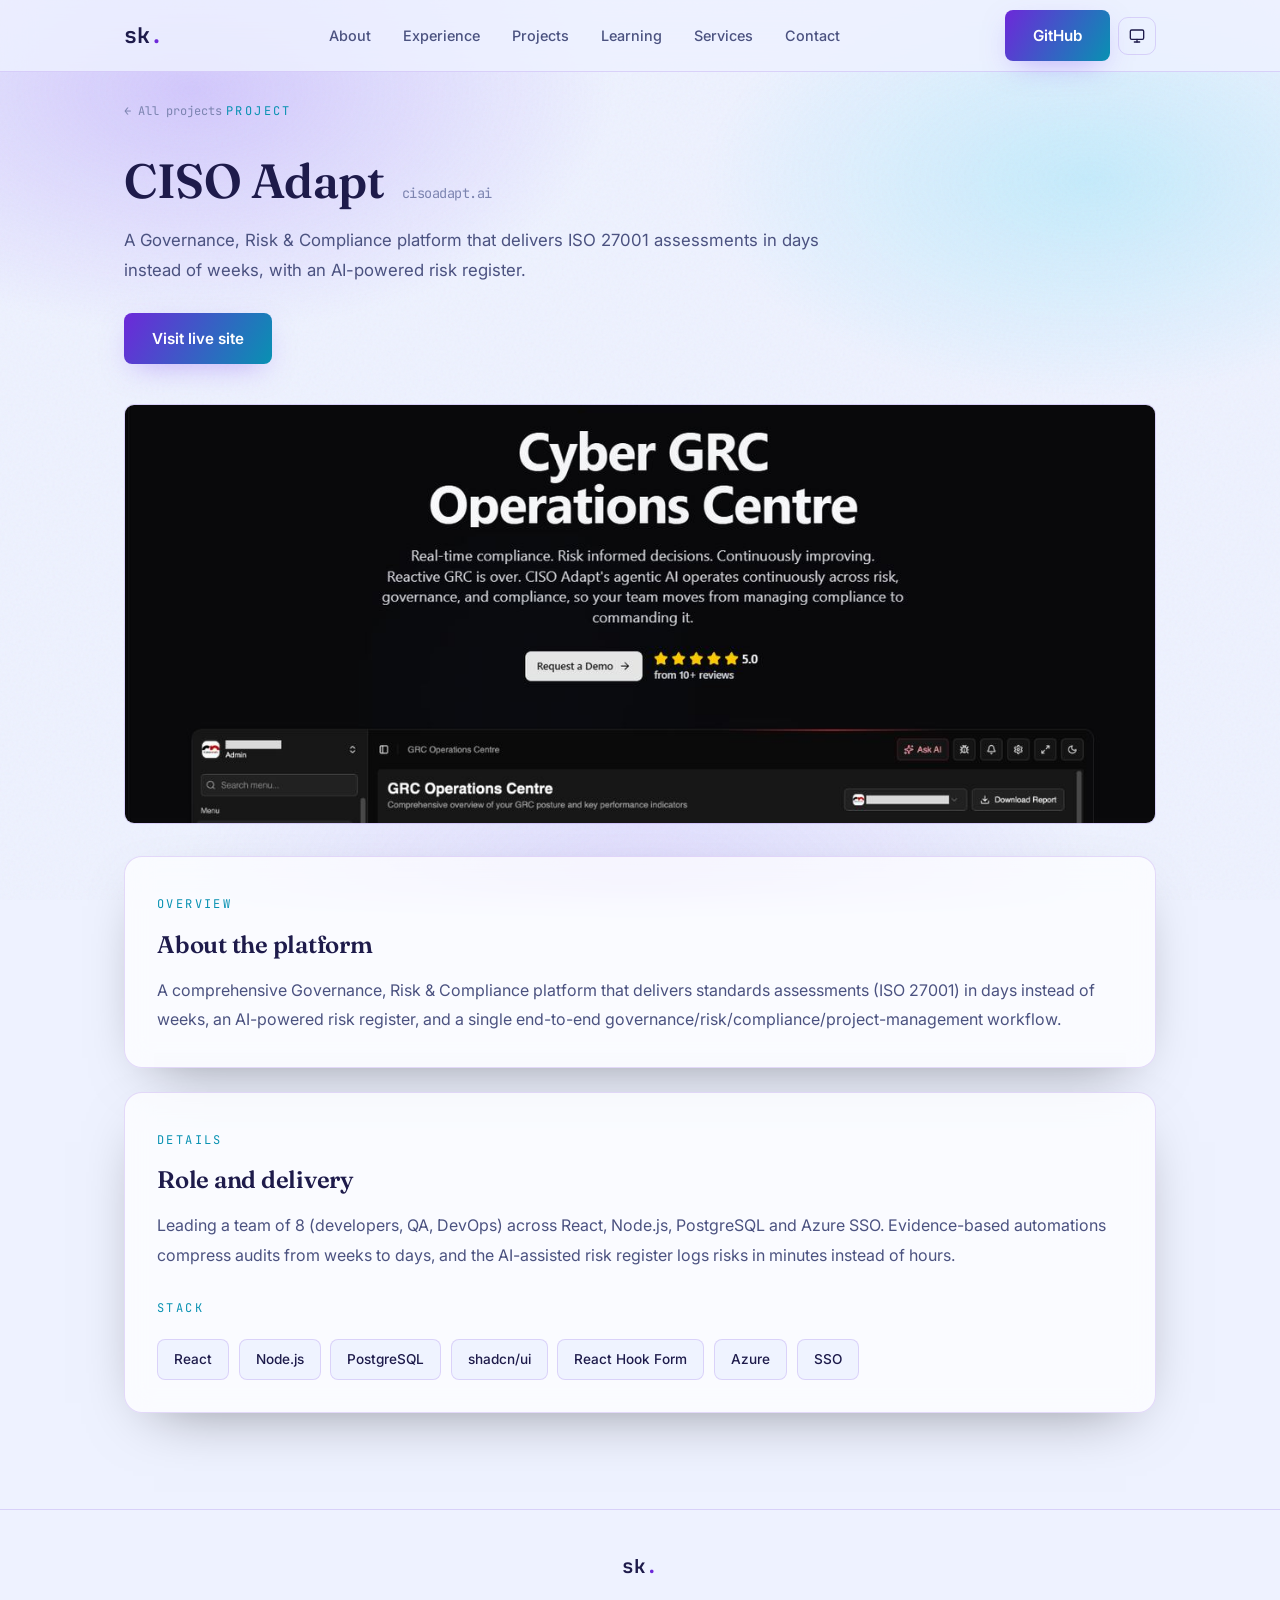
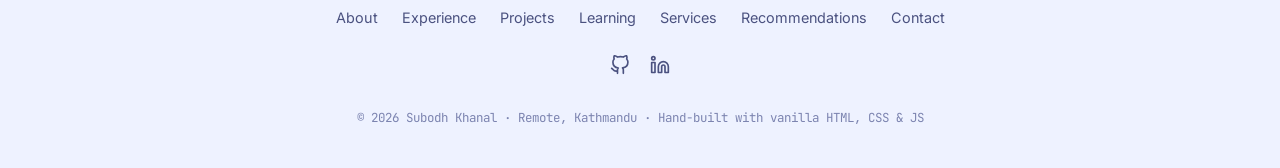
<file: projects/ciso-adapt.html>
<!DOCTYPE html>
<html lang="en">
<head>
  <meta charset="UTF-8">
  <meta name="viewport" content="width=device-width, initial-scale=1.0">
  <meta name="description" content="CISO Adapt - a Governance, Risk &amp; Compliance platform that delivers ISO 27001 assessments in days instead of weeks, with an AI-powered risk register. Project by Subodh Khanal.">
  <meta name="author" content="Subodh Khanal">
  <meta name="theme-color" content="#070b1a">
  <link rel="canonical" href="https://prosubodh.github.io/projects/ciso-adapt.html">
  <link rel="icon" type="image/svg+xml" media="(prefers-color-scheme: light)" href="../images/favicon.svg">
  <link rel="icon" type="image/svg+xml" media="(prefers-color-scheme: dark)" href="../images/favicon-light.svg">
  <link rel="icon" type="image/svg+xml" href="../images/favicon.svg">
  <title>Prosubodh Portfolio &gt; Projects &gt; CISO Adapt</title>

  <meta property="og:type" content="article">
  <meta property="og:title" content="CISO Adapt - Subodh Khanal">
  <meta property="og:description" content="A Governance, Risk &amp; Compliance platform that delivers ISO 27001 assessments in days instead of weeks.">
  <meta property="og:image" content="https://prosubodh.github.io/images/projects/grc-platform.jpg">

  <script type="application/ld+json">
  {
    "@context": "https://schema.org",
    "@type": "CreativeWork",
    "name": "CISO Adapt",
    "description": "A Governance, Risk & Compliance platform that delivers ISO 27001 assessments in days instead of weeks, with an AI-powered risk register.",
    "url": "https://prosubodh.github.io/projects/ciso-adapt.html",
    "image": "https://prosubodh.github.io/images/projects/grc-platform.jpg",
    "author": { "@type": "Person", "name": "Subodh Khanal", "url": "https://prosubodh.github.io/" }
  }
  </script>

  <link rel="preconnect" href="https://fonts.googleapis.com">
  <link rel="preconnect" href="https://fonts.gstatic.com" crossorigin>
  <link href="https://fonts.googleapis.com/css2?family=Fraunces:opsz,wght@9..144,400;9..144,600&family=Inter:wght@400;500;600&family=JetBrains+Mono:wght@400;600&display=swap" rel="stylesheet">

  <link rel="stylesheet" href="../style.css">

  <style>
    .project-page { padding: 6rem 0 2.5rem; }
    .back-link { display: inline-flex; align-items: center; gap: 0.35rem; font-family: var(--font-mono); font-size: 0.75rem; color: var(--text-muted); text-decoration: none; margin-bottom: 2rem; transition: color 0.2s; }
    .back-link:hover { color: var(--accent); }
    .project-page h1 { font-size: clamp(2rem, 5vw, 3rem); line-height: 1.15; margin-bottom: 1rem; }
    .project-tag { font-family: var(--font-mono); font-size: 0.85rem; font-weight: 400; color: var(--text-muted); white-space: nowrap; margin-left: 0.5rem; }
    .project-lede { color: var(--text-secondary); font-size: 1.05rem; line-height: 1.8; max-width: 46rem; }
    .project-actions { display: flex; flex-wrap: wrap; gap: 0.75rem; margin-top: 1.75rem; }
    .project-hero-img { display: block; width: 100%; max-height: 420px; object-fit: cover; border-radius: var(--radius); border: 1px solid var(--border); margin-bottom: 2rem; }
    .project-body { display: grid; gap: 1.5rem; padding-bottom: 4rem; }
    .project-body h2 { font-size: 1.5rem; margin-bottom: 1rem; }
    .project-body p { color: var(--text-secondary); line-height: 1.85; }
    .project-body .skills-grid { margin-top: 1.25rem; }
  </style>
</head>
<body>
  <a class="skip-link" href="#main-content">Skip to content</a>
  <div class="bg-mesh"></div>
  <div class="noise-overlay"></div>

  <header class="glass-header">
    <div class="container nav-container">
      <a href="../index.html#" class="logo-text">sk<span class="logo-dot">.</span></a>
      <nav aria-label="Primary">
        <ul class="nav-links">
          <li><a href="../index.html#about">About</a></li>
          <li><a href="../index.html#experience">Experience</a></li>
          <li><a href="../index.html#projects">Projects</a></li>
          <li><a href="../index.html#learning">Learning</a></li>
          <li><a href="../index.html#services">Services</a></li>
          <li><a href="../index.html#contact">Contact</a></li>
          <li class="theme-li">
            <span class="theme-label">Theme</span>
            <div class="theme-dd" data-theme-dd>
              <button class="theme-dd-btn" aria-haspopup="listbox" aria-expanded="false" aria-label="Theme">
                <span class="theme-icon" aria-hidden="true"></span>
              </button>
              <ul class="theme-dd-menu" role="listbox" aria-label="Theme">
                <li><button data-mode="system" role="option"><span class="dd-icon"></span>System</button></li>
                <li><button data-mode="light" role="option"><span class="dd-icon"></span>Light</button></li>
                <li><button data-mode="dark" role="option"><span class="dd-icon"></span>Dark</button></li>
              </ul>
            </div>
          </li>
        </ul>
      </nav>
      <div style="display: flex; align-items: center; gap: 0.5rem;">
        <a href="https://github.com/prosubodh" target="_blank" class="btn primary-btn nav-cta">GitHub</a>
        <div class="theme-dd" data-theme-dd>
          <button class="theme-dd-btn" aria-haspopup="listbox" aria-expanded="false" aria-label="Theme">
            <span class="theme-icon" aria-hidden="true"></span>
          </button>
          <ul class="theme-dd-menu" role="listbox" aria-label="Theme">
            <li><button data-mode="system" role="option"><span class="dd-icon"></span>System</button></li>
            <li><button data-mode="light" role="option"><span class="dd-icon"></span>Light</button></li>
            <li><button data-mode="dark" role="option"><span class="dd-icon"></span>Dark</button></li>
          </ul>
        </div>
        <button id="nav-toggle" class="nav-toggle" aria-label="Toggle menu" aria-expanded="false">
          <svg id="icon-menu" xmlns="http://www.w3.org/2000/svg" width="22" height="22" viewBox="0 0 24 24" fill="none" stroke="currentColor" stroke-width="2" stroke-linecap="round"><line x1="3" y1="6" x2="21" y2="6"></line><line x1="3" y1="12" x2="21" y2="12"></line><line x1="3" y1="18" x2="21" y2="18"></line></svg>
          <svg id="icon-close" xmlns="http://www.w3.org/2000/svg" width="22" height="22" viewBox="0 0 24 24" fill="none" stroke="currentColor" stroke-width="2" stroke-linecap="round"><line x1="18" y1="6" x2="6" y2="18"></line><line x1="6" y1="6" x2="18" y2="18"></line></svg>
        </button>
      </div>
    </div>
  </header>

  <main id="main-content">
    <div class="container">
      <header class="project-page">
        <a class="back-link" href="../index.html#projects">&larr; All projects</a>
        <span class="eyebrow">Project</span>
        <h1>CISO Adapt <span class="project-tag">cisoadapt.ai</span></h1>
        <p class="project-lede">A Governance, Risk &amp; Compliance platform that delivers ISO 27001 assessments in days instead of weeks, with an AI-powered risk register.</p>
        <div class="project-actions">
        <a class="btn primary-btn" href="https://cisoadapt.ai/" target="_blank" rel="noopener">Visit live site</a>
        </div>
      </header>

      <img class="project-hero-img" src="../images/projects/grc-platform.jpg" alt="CISO Adapt GRC platform preview" decoding="async">

      <div class="project-body">
        <section class="glass-card">
          <span class="eyebrow">Overview</span>
          <h2>About the platform</h2>
          <p>A comprehensive Governance, Risk &amp; Compliance platform that delivers standards assessments (ISO 27001) in days instead of weeks, an AI-powered risk register, and a single end-to-end governance/risk/compliance/project-management workflow.</p>
        </section>

        <section class="glass-card">
          <span class="eyebrow">Details</span>
          <h2>Role and delivery</h2>
          <p>Leading a team of 8 (developers, QA, DevOps) across React, Node.js, PostgreSQL and Azure SSO. Evidence-based automations compress audits from weeks to days, and the AI-assisted risk register logs risks in minutes instead of hours.</p>
          <span class="eyebrow" style="display: block; margin-top: 1.75rem;">Stack</span>
          <div class="skills-grid">
            <span class="skill-tag">React</span><span class="skill-tag">Node.js</span><span class="skill-tag">PostgreSQL</span><span class="skill-tag">shadcn/ui</span><span class="skill-tag">React Hook Form</span><span class="skill-tag">Azure</span><span class="skill-tag">SSO</span>
          </div>
        </section>
      </div>
    </div>
  </main>

  <footer>
    <div class="container footer-content">
      <div class="footer-brand">
        <div class="footer-logo">sk<span class="logo-dot">.</span></div>
      </div>
      <nav class="footer-links" aria-label="Footer">
        <a href="../index.html#about">About</a>
        <a href="../index.html#experience">Experience</a>
        <a href="../index.html#projects">Projects</a>
        <a href="../index.html#learning">Learning</a>
        <a href="../index.html#services">Services</a>
        <a href="../index.html#recommendations">Recommendations</a>
        <a href="../index.html#contact">Contact</a>
      </nav>
      <div class="footer-socials">
        <a href="https://github.com/prosubodh" target="_blank" aria-label="GitHub">
          <svg xmlns="http://www.w3.org/2000/svg" width="20" height="20" viewBox="0 0 24 24" fill="none" stroke="currentColor" stroke-width="2" stroke-linecap="round" stroke-linejoin="round"><path d="M9 19c-5 1.5-5-2.5-7-3m14 6v-3.87a3.37 3.37 0 0 0-.94-2.61c3.14-.35 6.44-1.54 6.44-7A5.44 5.44 0 0 0 20 4.77 5.07 5.07 0 0 0 19.91 1S18.73.65 16 2.48a13.38 13.38 0 0 0-7 0C6.27.65 5.09 1 5.09 1A5.07 5.07 0 0 0 5 4.77a5.44 5.44 0 0 0-1.5 3.78c0 5.42 3.3 6.61 6.44 7A3.37 3.37 0 0 0 9 18.13V22"></path></svg>
        </a>
        <a href="https://linkedin.com/in/prosubodh" target="_blank" aria-label="LinkedIn">
          <svg xmlns="http://www.w3.org/2000/svg" width="20" height="20" viewBox="0 0 24 24" fill="none" stroke="currentColor" stroke-width="2" stroke-linecap="round" stroke-linejoin="round"><path d="M16 8a6 6 0 0 1 6 6v7h-4v-7a2 2 0 0 0-2-2 2 2 0 0 0-2 2v7h-4v-7a6 6 0 0 1 6-6z"></path><rect x="2" y="9" width="4" height="12"></rect><circle cx="4" cy="4" r="2"></circle></svg>
        </a>
      </div>
    </div>
    <div class="container footer-bottom">
      <p>&copy; <span id="current-year"></span> Subodh Khanal · Remote, Kathmandu · Hand-built with vanilla HTML, CSS &amp; JS</p>
    </div>
  </footer>

  <div class="palette-overlay" id="palette-overlay">
    <div class="palette" role="dialog" aria-label="Jump to section">
      <input id="palette-input" type="text" placeholder="Jump to a section..." aria-label="Filter sections" autocomplete="off">
      <ul id="palette-list">
        <li><a href="../index.html#about">About</a></li>
        <li><a href="../index.html#experience">Experience</a></li>
        <li><a href="../index.html#recommendations">Recommendations</a></li>
        <li><a href="../index.html#projects">Projects</a></li>
        <li><a href="../index.html#learning">Learning</a></li>
        <li><a href="../index.html#services">Services</a></li>
        <li><a href="../index.html#contact">Contact</a></li>
        <li><a href="../resume.html">Resume</a></li>
      </ul>
    </div>
  </div>



  <button id="back-top" class="back-top" aria-label="Back to top">
    <svg xmlns="http://www.w3.org/2000/svg" width="18" height="18" viewBox="0 0 24 24" fill="none" stroke="currentColor" stroke-width="2" stroke-linecap="round" stroke-linejoin="round"><line x1="12" y1="19" x2="12" y2="5"></line><polyline points="5 12 12 5 19 12"></polyline></svg>
  </button>

  <script>
    document.getElementById("current-year").textContent = new Date().getFullYear();

    document.querySelectorAll('a[href^="#"]').forEach(anchor => {
      anchor.addEventListener('click', function (e) {
        const href = this.getAttribute('href');
        if (href === '#') return;
        e.preventDefault();
        const target = document.querySelector(href);
        if (target) {
          const y = target.getBoundingClientRect().top + window.scrollY - (parseInt(getComputedStyle(document.documentElement).getPropertyValue('--header-height')) || 72);
          window.scrollTo({ top: y, behavior: 'smooth' });
        }
      });
    });

    const themeIcons = {
      system: '<svg xmlns="http://www.w3.org/2000/svg" width="16" height="16" viewBox="0 0 24 24" fill="none" stroke="currentColor" stroke-width="2" stroke-linecap="round" stroke-linejoin="round"><rect x="2" y="3" width="20" height="14" rx="2" ry="2"></rect><line x1="8" y1="21" x2="16" y2="21"></line><line x1="12" y1="17" x2="12" y2="21"></line></svg>',
      light: '<svg xmlns="http://www.w3.org/2000/svg" width="16" height="16" viewBox="0 0 24 24" fill="none" stroke="currentColor" stroke-width="2" stroke-linecap="round" stroke-linejoin="round"><circle cx="12" cy="12" r="5"></circle><line x1="12" y1="1" x2="12" y2="3"></line><line x1="12" y1="21" x2="12" y2="23"></line><line x1="4.22" y1="4.22" x2="5.64" y2="5.64"></line><line x1="18.36" y1="18.36" x2="19.78" y2="19.78"></line><line x1="1" y1="12" x2="3" y2="12"></line><line x1="21" y1="12" x2="23" y2="12"></line><line x1="4.22" y1="19.78" x2="5.64" y2="18.36"></line><line x1="18.36" y1="5.64" x2="19.78" y2="4.22"></line></svg>',
      dark: '<svg xmlns="http://www.w3.org/2000/svg" width="16" height="16" viewBox="0 0 24 24" fill="none" stroke="currentColor" stroke-width="2" stroke-linecap="round" stroke-linejoin="round"><path d="M21 12.79A9 9 0 1 1 11.21 3 7 7 0 0 0 21 12.79z"></path></svg>'
    };

    function applyTheme(mode) {
      const isLight = mode === 'light' || (mode === 'system' && window.matchMedia('(prefers-color-scheme: light)').matches);
      document.body.classList.toggle('light-theme', isLight);
      localStorage.setItem('theme', mode);
      document.querySelectorAll('.theme-icon').forEach(el => el.innerHTML = themeIcons[mode] || themeIcons.system);
      document.querySelectorAll('[data-mode]').forEach(b => {
        b.classList.toggle('selected', b.dataset.mode === mode);
      });
    }

    const savedTheme = localStorage.getItem('theme') || 'system';
    applyTheme(savedTheme);

    // Fill each option's icon span once
    document.querySelectorAll('.theme-dd [data-mode]').forEach(btn => {
      btn.querySelector('.dd-icon').innerHTML = themeIcons[btn.dataset.mode];
    });

    // Toggle dropdown open/close on icon click
    document.querySelectorAll('[data-theme-dd]').forEach(dd => {
      const btn = dd.querySelector('.theme-dd-btn');
      btn.addEventListener('click', (e) => {
        e.stopPropagation();
        const open = dd.classList.toggle('open');
        btn.setAttribute('aria-expanded', open);
        // close others
        document.querySelectorAll('[data-theme-dd]').forEach(o => { if (o !== dd) { o.classList.remove('open'); o.querySelector('.theme-dd-btn').setAttribute('aria-expanded','false'); } });
      });
    });

    // Pick an option
    document.querySelectorAll('.theme-dd-menu [data-mode]').forEach(btn => {
      btn.addEventListener('click', () => {
        applyTheme(btn.dataset.mode);
        document.querySelectorAll('[data-theme-dd]').forEach(dd => { dd.classList.remove('open'); dd.querySelector('.theme-dd-btn').setAttribute('aria-expanded','false'); });
      });
    });

    // Click outside closes
    document.addEventListener('click', () => {
      document.querySelectorAll('[data-theme-dd]').forEach(dd => { dd.classList.remove('open'); dd.querySelector('.theme-dd-btn').setAttribute('aria-expanded','false'); });
    });

    window.matchMedia('(prefers-color-scheme: light)').addEventListener('change', () => {
      if ((localStorage.getItem('theme') || 'system') === 'system') applyTheme('system');
    });

    // Scrollspy: highlight active nav link
    const spySections = ['about', 'experience', 'recommendations', 'projects', 'learning', 'services', 'contact']
      .map(id => document.getElementById(id)).filter(Boolean);
    const navAnchors = document.querySelectorAll('.nav-links a[href^="#"]');
    const spy = new IntersectionObserver((entries) => {
      entries.forEach(entry => {
        if (entry.isIntersecting) {
          navAnchors.forEach(a => {
            const on = a.getAttribute('href') === '#' + entry.target.id;
            a.classList.toggle('active', on);
            if (on) a.setAttribute('aria-current', 'true'); else a.removeAttribute('aria-current');
          });
        }
      });
    }, { rootMargin: '-40% 0px -55% 0px' });
    spySections.forEach(s => spy.observe(s));

    // Back to top
    const backTop = document.getElementById('back-top');
    window.addEventListener('scroll', () => {
      backTop.classList.toggle('show', window.scrollY > 600);
    }, { passive: true });
    backTop.addEventListener('click', () => window.scrollTo({ top: 0, behavior: 'smooth' }));

    // Live tenure durations (inclusive months; end defaults to today)
    document.querySelectorAll('.duration[data-start]').forEach(el => {
      const [sy, sm] = el.dataset.start.split('-').map(Number);
      const end = el.dataset.end ? el.dataset.end.split('-').map(Number) : [new Date().getFullYear(), new Date().getMonth() + 1];
      const total = (end[0] - sy) * 12 + (end[1] - sm) + 1;
      if (total <= 0) return;
      const y = Math.floor(total / 12), m = total % 12;
      const parts = [];
      if (y) parts.push(y + (y === 1 ? ' yr' : ' yrs'));
      if (m) parts.push(m + (m === 1 ? ' mo' : ' mos'));
      el.textContent = parts.join(' ');
    });

    const observer = new IntersectionObserver((entries) => {
      entries.forEach(entry => {
        if (entry.isIntersecting) {
          entry.target.classList.add('active');
          observer.unobserve(entry.target);
        }
      });
    }, { root: null, threshold: 0.05, rootMargin: "0px 0px -40px 0px" });

    document.querySelectorAll('.reveal').forEach(el => observer.observe(el));

    // Mobile nav toggle
    const navToggle = document.getElementById('nav-toggle');
    const navLinks = document.querySelector('.nav-links');
    navToggle.addEventListener('click', () => {
      const open = navLinks.classList.toggle('open');
      navToggle.classList.toggle('open', open);
      navToggle.setAttribute('aria-expanded', open);
    });
    navLinks.querySelectorAll('a').forEach(a => a.addEventListener('click', () => {
      navLinks.classList.remove('open');
      navToggle.classList.remove('open');
      navToggle.setAttribute('aria-expanded', 'false');
    }));


    // Quick-jump palette (Ctrl/Cmd+K)
    const paletteOverlay = document.getElementById('palette-overlay');
    const paletteInput = document.getElementById('palette-input');
    const paletteLinks = Array.from(document.querySelectorAll('#palette-list a'));
    function setPalette(open) {
      paletteOverlay.classList.toggle('open', open);
      if (open) { paletteInput.value = ''; paletteLinks.forEach(a => a.parentElement.style.display = ''); paletteInput.focus(); }
    }
    document.addEventListener('keydown', (e) => {
      if ((e.ctrlKey || e.metaKey) && e.key.toLowerCase() === 'k') { e.preventDefault(); setPalette(true); }
      if (e.key === 'Escape') {
        setPalette(false);
        navLinks.classList.remove('open');
        navToggle.classList.remove('open');
        document.querySelectorAll('[data-theme-dd]').forEach(dd => { dd.classList.remove('open'); });
      }
    });
    paletteInput.addEventListener('input', () => {
      const q = paletteInput.value.toLowerCase();
      paletteLinks.forEach(a => a.parentElement.style.display = a.textContent.toLowerCase().includes(q) ? '' : 'none');
    });
    paletteOverlay.addEventListener('click', (e) => { if (e.target === paletteOverlay) setPalette(false); });

    // Copy email with feedback
    document.querySelectorAll('[data-copy]').forEach(btn => {
      btn.addEventListener('click', async () => {
        try { await navigator.clipboard.writeText(btn.dataset.copy); }
        catch (err) {
          const ta = document.createElement('textarea');
          ta.value = btn.dataset.copy; document.body.appendChild(ta); ta.select();
          document.execCommand('copy'); ta.remove();
        }
        const original = btn.innerHTML;
        btn.innerHTML = '<svg xmlns="http://www.w3.org/2000/svg" width="14" height="14" viewBox="0 0 24 24" fill="none" stroke="currentColor" stroke-width="2.5" stroke-linecap="round" stroke-linejoin="round"><polyline points="20 6 9 17 4 12"></polyline></svg>';
        btn.classList.add('copied');
        setTimeout(() => { btn.innerHTML = original; btn.classList.remove('copied'); }, 1600);
      });
    });

    // Expandable timeline entries
    document.querySelectorAll('.expand-btn').forEach(btn => {
      btn.addEventListener('click', () => {
        const card = btn.closest('.timeline-card, .project-card');
        const open = card.classList.toggle('open');
        btn.setAttribute('aria-expanded', open);
        btn.textContent = open ? 'Hide' : 'Details';
      });
    });
  </script>
  </script>
</body>
</html>
</file>
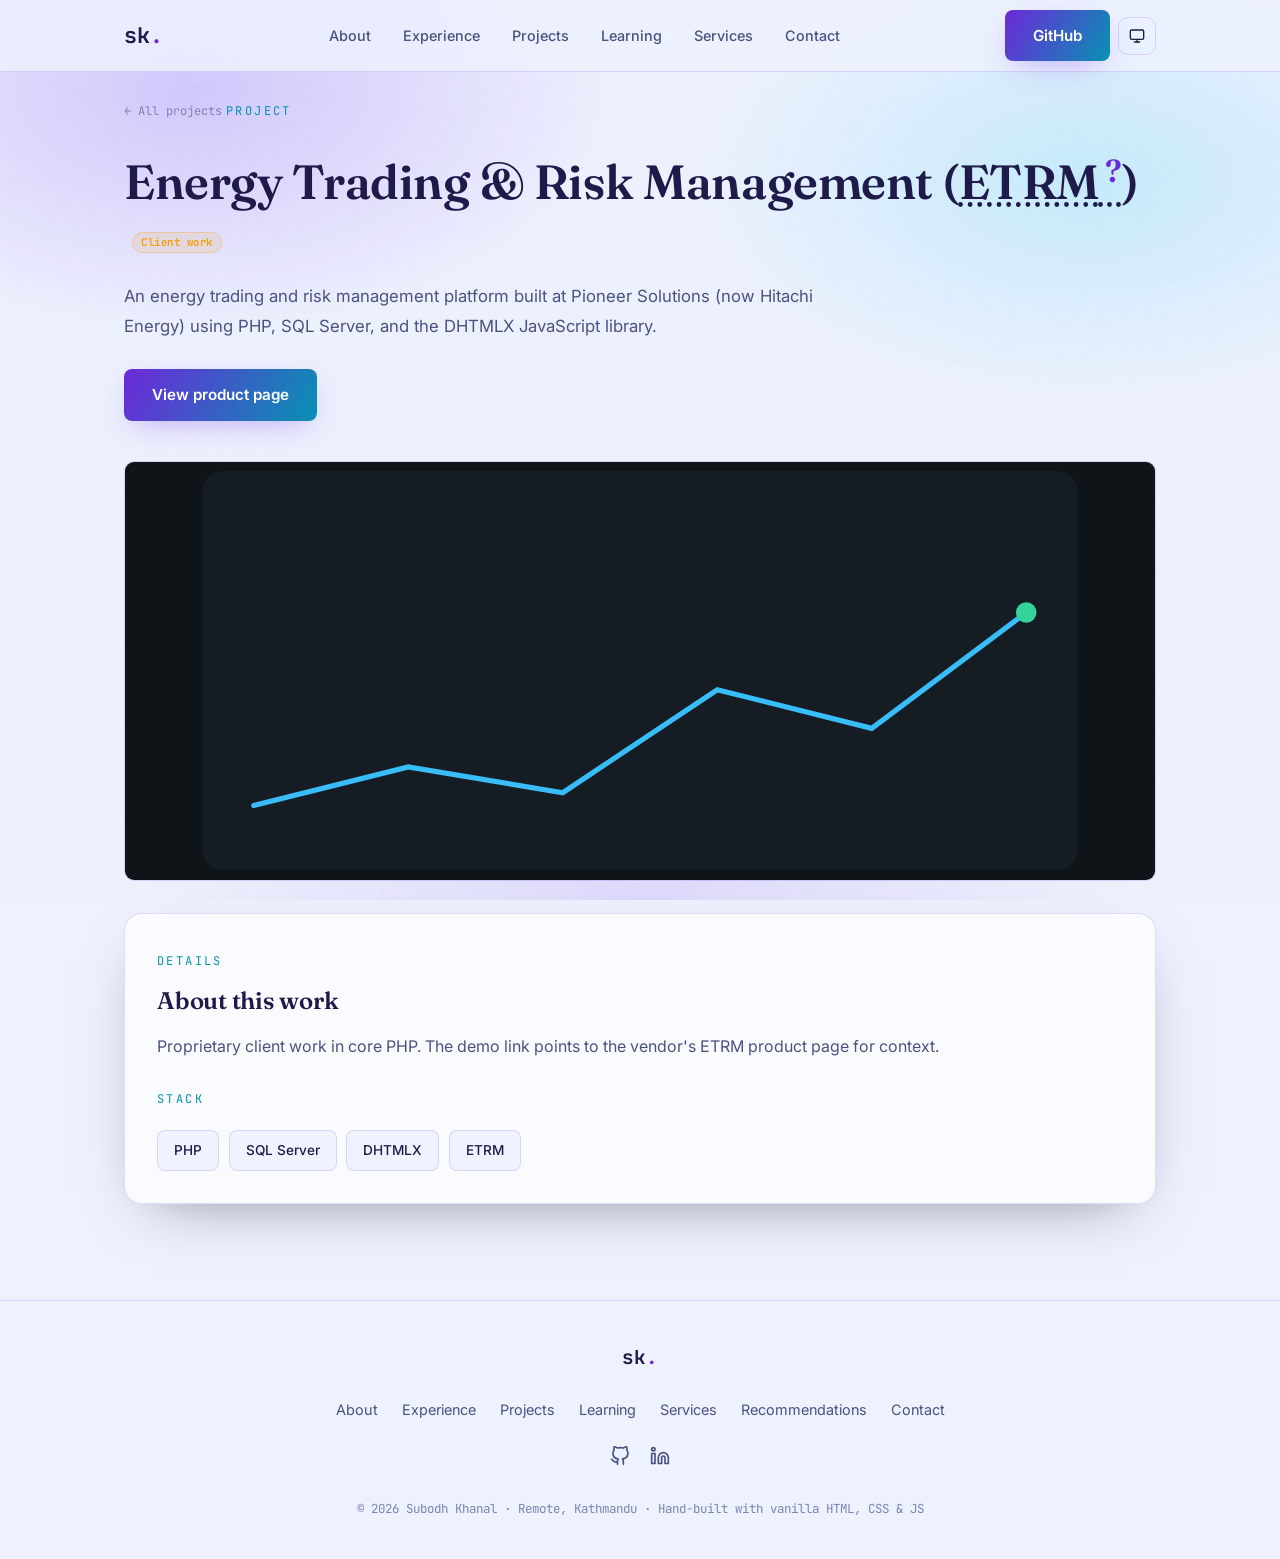
<file: projects/etrm.html>
<!DOCTYPE html>
<html lang="en">
<head>
  <meta charset="UTF-8">
  <meta name="viewport" content="width=device-width, initial-scale=1.0">
  <meta name="description" content="Energy Trading &amp; Risk Management (ETRM) - a proprietary energy trading and risk management platform built at Pioneer Solutions (now Hitachi Energy) using PHP, SQL Server, and DHTMLX. Project by Subodh Khanal.">
  <meta name="author" content="Subodh Khanal">
  <meta name="theme-color" content="#070b1a">
  <link rel="canonical" href="https://prosubodh.github.io/projects/etrm.html">
  <link rel="icon" type="image/svg+xml" media="(prefers-color-scheme: light)" href="../images/favicon.svg">
  <link rel="icon" type="image/svg+xml" media="(prefers-color-scheme: dark)" href="../images/favicon-light.svg">
  <link rel="icon" type="image/svg+xml" href="../images/favicon.svg">
  <title>Prosubodh Portfolio &gt; Projects &gt; Energy Trading & Risk Management (ETRM)</title>

  <meta property="og:type" content="article">
  <meta property="og:title" content="Energy Trading & Risk Management (ETRM) - Subodh Khanal">
  <meta property="og:description" content="An energy trading and risk management platform built at Pioneer Solutions (now Hitachi Energy) using PHP, SQL Server, and DHTMLX.">
  <meta property="og:image" content="https://prosubodh.github.io/images/projects/etrm.svg">

  <script type="application/ld+json">
  {
    "@context": "https://schema.org",
    "@type": "CreativeWork",
    "name": "Energy Trading & Risk Management (ETRM)",
    "description": "An energy trading and risk management platform built at Pioneer Solutions, later acquired by Hitachi Energy, using PHP, SQL Server, and the DHTMLX JavaScript library.",
    "url": "https://prosubodh.github.io/projects/etrm.html",
    "image": "https://prosubodh.github.io/images/projects/etrm.svg",
    "author": { "@type": "Person", "name": "Subodh Khanal", "url": "https://prosubodh.github.io/" }
  }
  </script>

  <link rel="preconnect" href="https://fonts.googleapis.com">
  <link rel="preconnect" href="https://fonts.gstatic.com" crossorigin>
  <link href="https://fonts.googleapis.com/css2?family=Fraunces:opsz,wght@9..144,400;9..144,600&family=Inter:wght@400;500;600&family=JetBrains+Mono:wght@400;600&display=swap" rel="stylesheet">

  <link rel="stylesheet" href="../style.css">

  <style>
    .project-page { padding: 6rem 0 2.5rem; }
    .back-link { display: inline-flex; align-items: center; gap: 0.35rem; font-family: var(--font-mono); font-size: 0.75rem; color: var(--text-muted); text-decoration: none; margin-bottom: 2rem; transition: color 0.2s; }
    .back-link:hover { color: var(--accent); }
    .project-page h1 { font-size: clamp(2rem, 5vw, 3rem); line-height: 1.15; margin-bottom: 1rem; }
    .project-tag { font-family: var(--font-mono); font-size: 0.85rem; font-weight: 400; color: var(--text-muted); white-space: nowrap; margin-left: 0.5rem; }
    .project-lede { color: var(--text-secondary); font-size: 1.05rem; line-height: 1.8; max-width: 46rem; }
    .project-actions { display: flex; flex-wrap: wrap; gap: 0.75rem; margin-top: 1.75rem; }
    .project-hero-img { display: block; width: 100%; max-height: 420px; object-fit: cover; border-radius: var(--radius); border: 1px solid var(--border); margin-bottom: 2rem; }
    .project-body { display: grid; gap: 1.5rem; padding-bottom: 4rem; }
    .project-body h2 { font-size: 1.5rem; margin-bottom: 1rem; }
    .project-body p { color: var(--text-secondary); line-height: 1.85; }
    .project-body .skills-grid { margin-top: 1.25rem; }
  </style>
</head>
<body>
  <a class="skip-link" href="#main-content">Skip to content</a>
  <div class="bg-mesh"></div>
  <div class="noise-overlay"></div>

  <header class="glass-header">
    <div class="container nav-container">
      <a href="../index.html#" class="logo-text">sk<span class="logo-dot">.</span></a>
      <nav aria-label="Primary">
        <ul class="nav-links">
          <li><a href="../index.html#about">About</a></li>
          <li><a href="../index.html#experience">Experience</a></li>
          <li><a href="../index.html#projects">Projects</a></li>
          <li><a href="../index.html#learning">Learning</a></li>
          <li><a href="../index.html#services">Services</a></li>
          <li><a href="../index.html#contact">Contact</a></li>
          <li class="theme-li">
            <span class="theme-label">Theme</span>
            <div class="theme-dd" data-theme-dd>
              <button class="theme-dd-btn" aria-haspopup="listbox" aria-expanded="false" aria-label="Theme">
                <span class="theme-icon" aria-hidden="true"></span>
              </button>
              <ul class="theme-dd-menu" role="listbox" aria-label="Theme">
                <li><button data-mode="system" role="option"><span class="dd-icon"></span>System</button></li>
                <li><button data-mode="light" role="option"><span class="dd-icon"></span>Light</button></li>
                <li><button data-mode="dark" role="option"><span class="dd-icon"></span>Dark</button></li>
              </ul>
            </div>
          </li>
        </ul>
      </nav>
      <div style="display: flex; align-items: center; gap: 0.5rem;">
        <a href="https://github.com/prosubodh" target="_blank" class="btn primary-btn nav-cta">GitHub</a>
        <div class="theme-dd" data-theme-dd>
          <button class="theme-dd-btn" aria-haspopup="listbox" aria-expanded="false" aria-label="Theme">
            <span class="theme-icon" aria-hidden="true"></span>
          </button>
          <ul class="theme-dd-menu" role="listbox" aria-label="Theme">
            <li><button data-mode="system" role="option"><span class="dd-icon"></span>System</button></li>
            <li><button data-mode="light" role="option"><span class="dd-icon"></span>Light</button></li>
            <li><button data-mode="dark" role="option"><span class="dd-icon"></span>Dark</button></li>
          </ul>
        </div>
        <button id="nav-toggle" class="nav-toggle" aria-label="Toggle menu" aria-expanded="false">
          <svg id="icon-menu" xmlns="http://www.w3.org/2000/svg" width="22" height="22" viewBox="0 0 24 24" fill="none" stroke="currentColor" stroke-width="2" stroke-linecap="round"><line x1="3" y1="6" x2="21" y2="6"></line><line x1="3" y1="12" x2="21" y2="12"></line><line x1="3" y1="18" x2="21" y2="18"></line></svg>
          <svg id="icon-close" xmlns="http://www.w3.org/2000/svg" width="22" height="22" viewBox="0 0 24 24" fill="none" stroke="currentColor" stroke-width="2" stroke-linecap="round"><line x1="18" y1="6" x2="6" y2="18"></line><line x1="6" y1="6" x2="18" y2="18"></line></svg>
        </button>
      </div>
    </div>
  </header>

  <main id="main-content">
    <div class="container">
      <header class="project-page">
        <a class="back-link" href="../index.html#projects">&larr; All projects</a>
        <span class="eyebrow">Project</span>
        <h1>Energy Trading &amp; Risk Management (<abbr title="Energy Trading and Risk Management">ETRM</abbr>) <span class="status-badge">Client work</span></h1>
        <p class="project-lede">An energy trading and risk management platform built at Pioneer Solutions (now Hitachi Energy) using PHP, SQL Server, and the DHTMLX JavaScript library.</p>
        <div class="project-actions">
        <a class="btn primary-btn" href="https://www.hitachienergy.com/products-and-solutions/energy-portfolio-management/energy-commercial-enablement-software-solutions/energy-trading-and-risk-management-etrm-software-solution#tab-tabs-7bd60a2cfe-item-8e63cf3301" target="_blank" rel="noopener">View product page</a>
        </div>
      </header>

      <img class="project-hero-img" src="../images/projects/etrm.svg" alt="ETRM software preview" decoding="async">

      <div class="project-body">
        <section class="glass-card">
          <span class="eyebrow">Details</span>
          <h2>About this work</h2>
          <p>Proprietary client work in core PHP. The demo link points to the vendor's ETRM product page for context.</p>
          <span class="eyebrow" style="display: block; margin-top: 1.75rem;">Stack</span>
          <div class="skills-grid">
            <span class="skill-tag">PHP</span><span class="skill-tag">SQL Server</span><span class="skill-tag">DHTMLX</span><span class="skill-tag">ETRM</span>
          </div>
        </section>
      </div>
    </div>
  </main>

  <footer>
    <div class="container footer-content">
      <div class="footer-brand">
        <div class="footer-logo">sk<span class="logo-dot">.</span></div>
      </div>
      <nav class="footer-links" aria-label="Footer">
        <a href="../index.html#about">About</a>
        <a href="../index.html#experience">Experience</a>
        <a href="../index.html#projects">Projects</a>
        <a href="../index.html#learning">Learning</a>
        <a href="../index.html#services">Services</a>
        <a href="../index.html#recommendations">Recommendations</a>
        <a href="../index.html#contact">Contact</a>
      </nav>
      <div class="footer-socials">
        <a href="https://github.com/prosubodh" target="_blank" aria-label="GitHub">
          <svg xmlns="http://www.w3.org/2000/svg" width="20" height="20" viewBox="0 0 24 24" fill="none" stroke="currentColor" stroke-width="2" stroke-linecap="round" stroke-linejoin="round"><path d="M9 19c-5 1.5-5-2.5-7-3m14 6v-3.87a3.37 3.37 0 0 0-.94-2.61c3.14-.35 6.44-1.54 6.44-7A5.44 5.44 0 0 0 20 4.77 5.07 5.07 0 0 0 19.91 1S18.73.65 16 2.48a13.38 13.38 0 0 0-7 0C6.27.65 5.09 1 5.09 1A5.07 5.07 0 0 0 5 4.77a5.44 5.44 0 0 0-1.5 3.78c0 5.42 3.3 6.61 6.44 7A3.37 3.37 0 0 0 9 18.13V22"></path></svg>
        </a>
        <a href="https://linkedin.com/in/prosubodh" target="_blank" aria-label="LinkedIn">
          <svg xmlns="http://www.w3.org/2000/svg" width="20" height="20" viewBox="0 0 24 24" fill="none" stroke="currentColor" stroke-width="2" stroke-linecap="round" stroke-linejoin="round"><path d="M16 8a6 6 0 0 1 6 6v7h-4v-7a2 2 0 0 0-2-2 2 2 0 0 0-2 2v7h-4v-7a6 6 0 0 1 6-6z"></path><rect x="2" y="9" width="4" height="12"></rect><circle cx="4" cy="4" r="2"></circle></svg>
        </a>
      </div>
    </div>
    <div class="container footer-bottom">
      <p>&copy; <span id="current-year"></span> Subodh Khanal · Remote, Kathmandu · Hand-built with vanilla HTML, CSS &amp; JS</p>
    </div>
  </footer>

  <div class="palette-overlay" id="palette-overlay">
    <div class="palette" role="dialog" aria-label="Jump to section">
      <input id="palette-input" type="text" placeholder="Jump to a section..." aria-label="Filter sections" autocomplete="off">
      <ul id="palette-list">
        <li><a href="../index.html#about">About</a></li>
        <li><a href="../index.html#experience">Experience</a></li>
        <li><a href="../index.html#recommendations">Recommendations</a></li>
        <li><a href="../index.html#projects">Projects</a></li>
        <li><a href="../index.html#learning">Learning</a></li>
        <li><a href="../index.html#services">Services</a></li>
        <li><a href="../index.html#contact">Contact</a></li>
        <li><a href="../resume.html">Resume</a></li>
      </ul>
    </div>
  </div>



  <button id="back-top" class="back-top" aria-label="Back to top">
    <svg xmlns="http://www.w3.org/2000/svg" width="18" height="18" viewBox="0 0 24 24" fill="none" stroke="currentColor" stroke-width="2" stroke-linecap="round" stroke-linejoin="round"><line x1="12" y1="19" x2="12" y2="5"></line><polyline points="5 12 12 5 19 12"></polyline></svg>
  </button>

  <script>
    document.getElementById("current-year").textContent = new Date().getFullYear();

    document.querySelectorAll('a[href^="#"]').forEach(anchor => {
      anchor.addEventListener('click', function (e) {
        const href = this.getAttribute('href');
        if (href === '#') return;
        e.preventDefault();
        const target = document.querySelector(href);
        if (target) {
          const y = target.getBoundingClientRect().top + window.scrollY - (parseInt(getComputedStyle(document.documentElement).getPropertyValue('--header-height')) || 72);
          window.scrollTo({ top: y, behavior: 'smooth' });
        }
      });
    });

    const themeIcons = {
      system: '<svg xmlns="http://www.w3.org/2000/svg" width="16" height="16" viewBox="0 0 24 24" fill="none" stroke="currentColor" stroke-width="2" stroke-linecap="round" stroke-linejoin="round"><rect x="2" y="3" width="20" height="14" rx="2" ry="2"></rect><line x1="8" y1="21" x2="16" y2="21"></line><line x1="12" y1="17" x2="12" y2="21"></line></svg>',
      light: '<svg xmlns="http://www.w3.org/2000/svg" width="16" height="16" viewBox="0 0 24 24" fill="none" stroke="currentColor" stroke-width="2" stroke-linecap="round" stroke-linejoin="round"><circle cx="12" cy="12" r="5"></circle><line x1="12" y1="1" x2="12" y2="3"></line><line x1="12" y1="21" x2="12" y2="23"></line><line x1="4.22" y1="4.22" x2="5.64" y2="5.64"></line><line x1="18.36" y1="18.36" x2="19.78" y2="19.78"></line><line x1="1" y1="12" x2="3" y2="12"></line><line x1="21" y1="12" x2="23" y2="12"></line><line x1="4.22" y1="19.78" x2="5.64" y2="18.36"></line><line x1="18.36" y1="5.64" x2="19.78" y2="4.22"></line></svg>',
      dark: '<svg xmlns="http://www.w3.org/2000/svg" width="16" height="16" viewBox="0 0 24 24" fill="none" stroke="currentColor" stroke-width="2" stroke-linecap="round" stroke-linejoin="round"><path d="M21 12.79A9 9 0 1 1 11.21 3 7 7 0 0 0 21 12.79z"></path></svg>'
    };

    function applyTheme(mode) {
      const isLight = mode === 'light' || (mode === 'system' && window.matchMedia('(prefers-color-scheme: light)').matches);
      document.body.classList.toggle('light-theme', isLight);
      localStorage.setItem('theme', mode);
      document.querySelectorAll('.theme-icon').forEach(el => el.innerHTML = themeIcons[mode] || themeIcons.system);
      document.querySelectorAll('[data-mode]').forEach(b => {
        b.classList.toggle('selected', b.dataset.mode === mode);
      });
    }

    const savedTheme = localStorage.getItem('theme') || 'system';
    applyTheme(savedTheme);

    // Fill each option's icon span once
    document.querySelectorAll('.theme-dd [data-mode]').forEach(btn => {
      btn.querySelector('.dd-icon').innerHTML = themeIcons[btn.dataset.mode];
    });

    // Toggle dropdown open/close on icon click
    document.querySelectorAll('[data-theme-dd]').forEach(dd => {
      const btn = dd.querySelector('.theme-dd-btn');
      btn.addEventListener('click', (e) => {
        e.stopPropagation();
        const open = dd.classList.toggle('open');
        btn.setAttribute('aria-expanded', open);
        // close others
        document.querySelectorAll('[data-theme-dd]').forEach(o => { if (o !== dd) { o.classList.remove('open'); o.querySelector('.theme-dd-btn').setAttribute('aria-expanded','false'); } });
      });
    });

    // Pick an option
    document.querySelectorAll('.theme-dd-menu [data-mode]').forEach(btn => {
      btn.addEventListener('click', () => {
        applyTheme(btn.dataset.mode);
        document.querySelectorAll('[data-theme-dd]').forEach(dd => { dd.classList.remove('open'); dd.querySelector('.theme-dd-btn').setAttribute('aria-expanded','false'); });
      });
    });

    // Click outside closes
    document.addEventListener('click', () => {
      document.querySelectorAll('[data-theme-dd]').forEach(dd => { dd.classList.remove('open'); dd.querySelector('.theme-dd-btn').setAttribute('aria-expanded','false'); });
    });

    window.matchMedia('(prefers-color-scheme: light)').addEventListener('change', () => {
      if ((localStorage.getItem('theme') || 'system') === 'system') applyTheme('system');
    });

    // Scrollspy: highlight active nav link
    const spySections = ['about', 'experience', 'recommendations', 'projects', 'learning', 'services', 'contact']
      .map(id => document.getElementById(id)).filter(Boolean);
    const navAnchors = document.querySelectorAll('.nav-links a[href^="#"]');
    const spy = new IntersectionObserver((entries) => {
      entries.forEach(entry => {
        if (entry.isIntersecting) {
          navAnchors.forEach(a => {
            const on = a.getAttribute('href') === '#' + entry.target.id;
            a.classList.toggle('active', on);
            if (on) a.setAttribute('aria-current', 'true'); else a.removeAttribute('aria-current');
          });
        }
      });
    }, { rootMargin: '-40% 0px -55% 0px' });
    spySections.forEach(s => spy.observe(s));

    // Back to top
    const backTop = document.getElementById('back-top');
    window.addEventListener('scroll', () => {
      backTop.classList.toggle('show', window.scrollY > 600);
    }, { passive: true });
    backTop.addEventListener('click', () => window.scrollTo({ top: 0, behavior: 'smooth' }));

    // Live tenure durations (inclusive months; end defaults to today)
    document.querySelectorAll('.duration[data-start]').forEach(el => {
      const [sy, sm] = el.dataset.start.split('-').map(Number);
      const end = el.dataset.end ? el.dataset.end.split('-').map(Number) : [new Date().getFullYear(), new Date().getMonth() + 1];
      const total = (end[0] - sy) * 12 + (end[1] - sm) + 1;
      if (total <= 0) return;
      const y = Math.floor(total / 12), m = total % 12;
      const parts = [];
      if (y) parts.push(y + (y === 1 ? ' yr' : ' yrs'));
      if (m) parts.push(m + (m === 1 ? ' mo' : ' mos'));
      el.textContent = parts.join(' ');
    });

    const observer = new IntersectionObserver((entries) => {
      entries.forEach(entry => {
        if (entry.isIntersecting) {
          entry.target.classList.add('active');
          observer.unobserve(entry.target);
        }
      });
    }, { root: null, threshold: 0.05, rootMargin: "0px 0px -40px 0px" });

    document.querySelectorAll('.reveal').forEach(el => observer.observe(el));

    // Mobile nav toggle
    const navToggle = document.getElementById('nav-toggle');
    const navLinks = document.querySelector('.nav-links');
    navToggle.addEventListener('click', () => {
      const open = navLinks.classList.toggle('open');
      navToggle.classList.toggle('open', open);
      navToggle.setAttribute('aria-expanded', open);
    });
    navLinks.querySelectorAll('a').forEach(a => a.addEventListener('click', () => {
      navLinks.classList.remove('open');
      navToggle.classList.remove('open');
      navToggle.setAttribute('aria-expanded', 'false');
    }));


    // Quick-jump palette (Ctrl/Cmd+K)
    const paletteOverlay = document.getElementById('palette-overlay');
    const paletteInput = document.getElementById('palette-input');
    const paletteLinks = Array.from(document.querySelectorAll('#palette-list a'));
    function setPalette(open) {
      paletteOverlay.classList.toggle('open', open);
      if (open) { paletteInput.value = ''; paletteLinks.forEach(a => a.parentElement.style.display = ''); paletteInput.focus(); }
    }
    document.addEventListener('keydown', (e) => {
      if ((e.ctrlKey || e.metaKey) && e.key.toLowerCase() === 'k') { e.preventDefault(); setPalette(true); }
      if (e.key === 'Escape') {
        setPalette(false);
        navLinks.classList.remove('open');
        navToggle.classList.remove('open');
        document.querySelectorAll('[data-theme-dd]').forEach(dd => { dd.classList.remove('open'); });
      }
    });
    paletteInput.addEventListener('input', () => {
      const q = paletteInput.value.toLowerCase();
      paletteLinks.forEach(a => a.parentElement.style.display = a.textContent.toLowerCase().includes(q) ? '' : 'none');
    });
    paletteOverlay.addEventListener('click', (e) => { if (e.target === paletteOverlay) setPalette(false); });

    // Copy email with feedback
    document.querySelectorAll('[data-copy]').forEach(btn => {
      btn.addEventListener('click', async () => {
        try { await navigator.clipboard.writeText(btn.dataset.copy); }
        catch (err) {
          const ta = document.createElement('textarea');
          ta.value = btn.dataset.copy; document.body.appendChild(ta); ta.select();
          document.execCommand('copy'); ta.remove();
        }
        const original = btn.innerHTML;
        btn.innerHTML = '<svg xmlns="http://www.w3.org/2000/svg" width="14" height="14" viewBox="0 0 24 24" fill="none" stroke="currentColor" stroke-width="2.5" stroke-linecap="round" stroke-linejoin="round"><polyline points="20 6 9 17 4 12"></polyline></svg>';
        btn.classList.add('copied');
        setTimeout(() => { btn.innerHTML = original; btn.classList.remove('copied'); }, 1600);
      });
    });

    // Expandable timeline entries
    document.querySelectorAll('.expand-btn').forEach(btn => {
      btn.addEventListener('click', () => {
        const card = btn.closest('.timeline-card, .project-card');
        const open = card.classList.toggle('open');
        btn.setAttribute('aria-expanded', open);
        btn.textContent = open ? 'Hide' : 'Details';
      });
    });
  </script>
  </script>
</body>
</html>
</file>
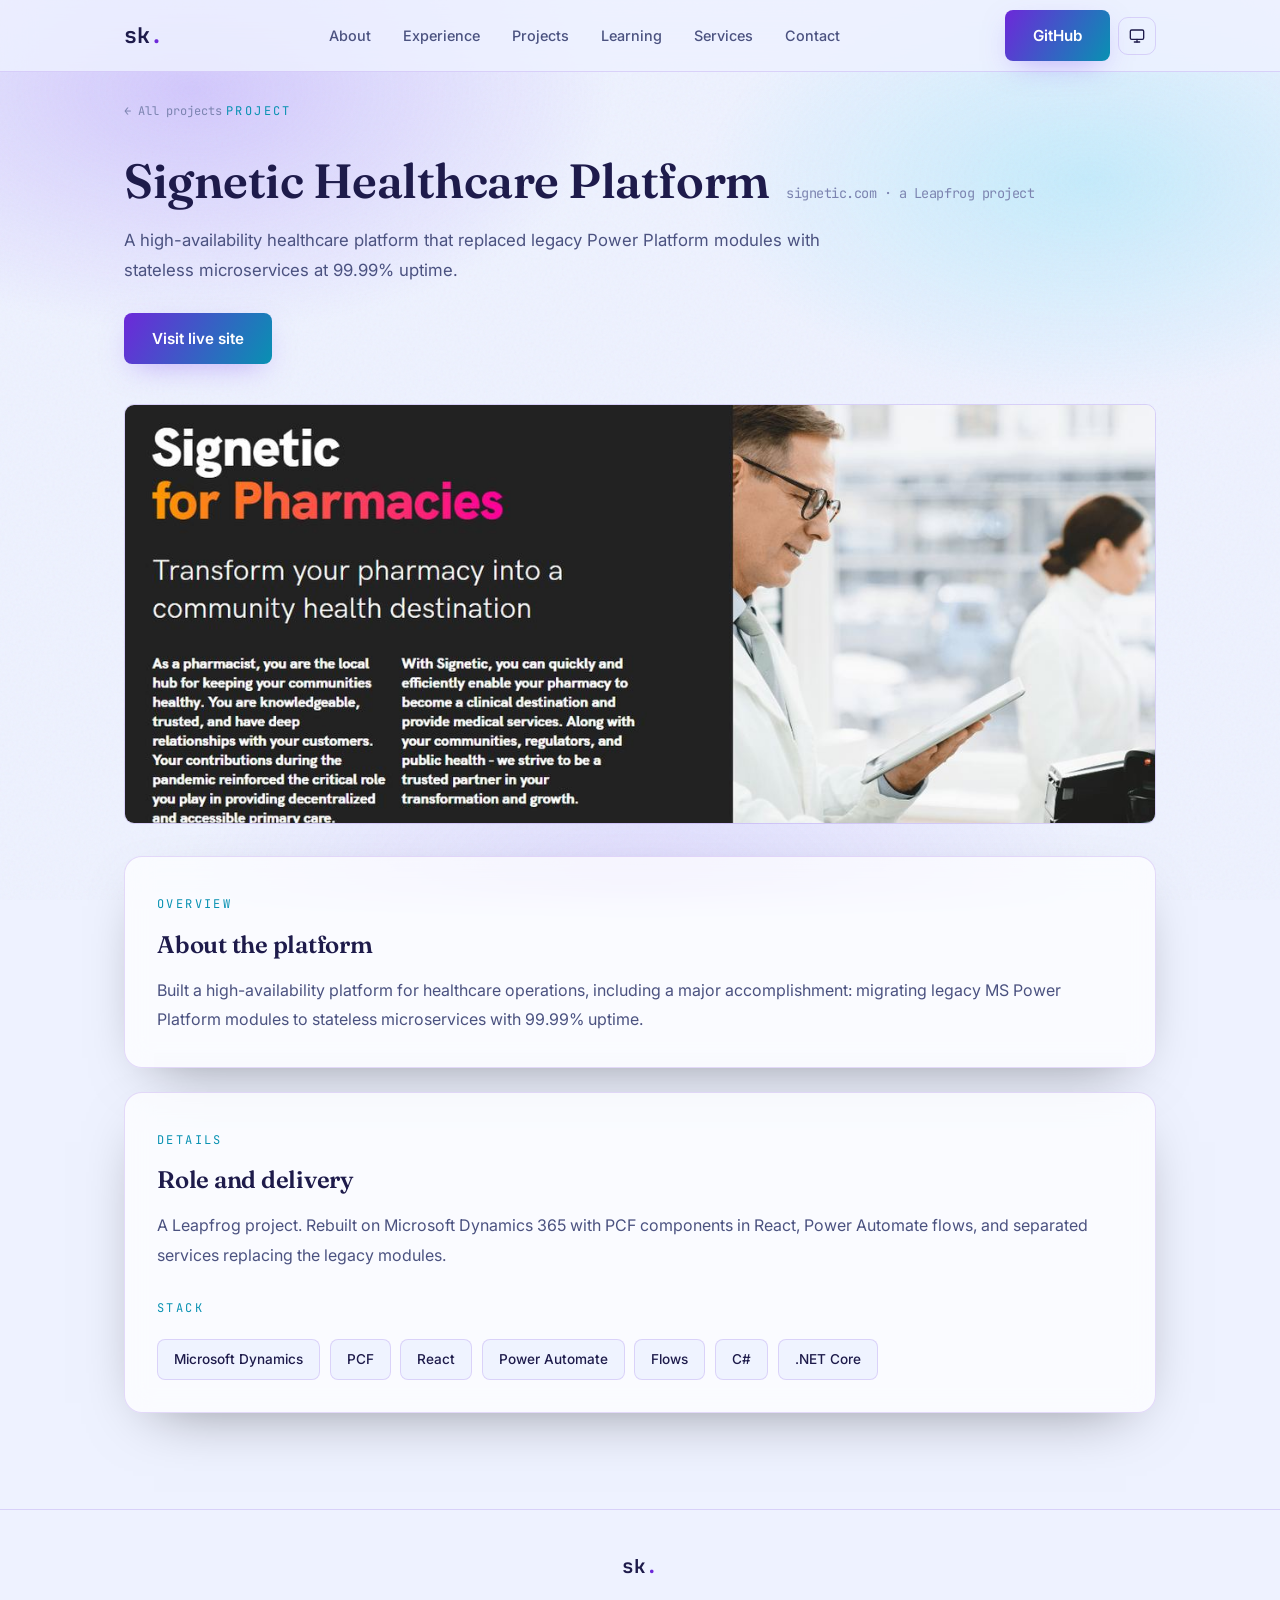
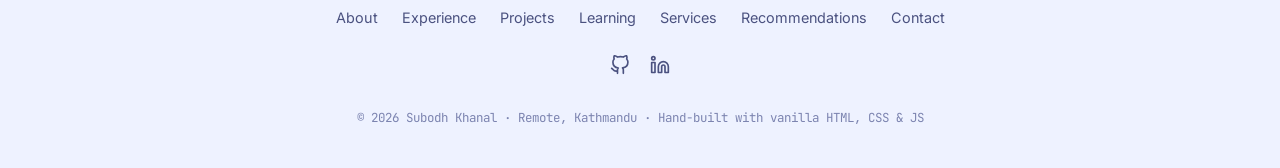
<file: projects/signetic.html>
<!DOCTYPE html>
<html lang="en">
<head>
  <meta charset="UTF-8">
  <meta name="viewport" content="width=device-width, initial-scale=1.0">
  <meta name="description" content="Signetic Healthcare Platform - a high-availability healthcare platform that migrated legacy MS Power Platform modules to stateless microservices with 99.99% uptime. Project by Subodh Khanal.">
  <meta name="author" content="Subodh Khanal">
  <meta name="theme-color" content="#070b1a">
  <link rel="canonical" href="https://prosubodh.github.io/projects/signetic.html">
  <link rel="icon" type="image/svg+xml" media="(prefers-color-scheme: light)" href="../images/favicon.svg">
  <link rel="icon" type="image/svg+xml" media="(prefers-color-scheme: dark)" href="../images/favicon-light.svg">
  <link rel="icon" type="image/svg+xml" href="../images/favicon.svg">
  <title>Prosubodh Portfolio &gt; Projects &gt; Signetic Healthcare Platform</title>

  <meta property="og:type" content="article">
  <meta property="og:title" content="Signetic Healthcare Platform - Subodh Khanal">
  <meta property="og:description" content="A high-availability healthcare platform that replaced legacy Power Platform modules with stateless microservices at 99.99% uptime.">
  <meta property="og:image" content="https://prosubodh.github.io/images/projects/signetic.jpg">

  <script type="application/ld+json">
  {
    "@context": "https://schema.org",
    "@type": "CreativeWork",
    "name": "Signetic Healthcare Platform",
    "description": "A high-availability healthcare platform built for healthcare operations, migrating legacy MS Power Platform modules to stateless microservices with 99.99% uptime.",
    "url": "https://prosubodh.github.io/projects/signetic.html",
    "image": "https://prosubodh.github.io/images/projects/signetic.jpg",
    "author": { "@type": "Person", "name": "Subodh Khanal", "url": "https://prosubodh.github.io/" }
  }
  </script>

  <link rel="preconnect" href="https://fonts.googleapis.com">
  <link rel="preconnect" href="https://fonts.gstatic.com" crossorigin>
  <link href="https://fonts.googleapis.com/css2?family=Fraunces:opsz,wght@9..144,400;9..144,600&family=Inter:wght@400;500;600&family=JetBrains+Mono:wght@400;600&display=swap" rel="stylesheet">

  <link rel="stylesheet" href="../style.css">

  <style>
    .project-page { padding: 6rem 0 2.5rem; }
    .back-link { display: inline-flex; align-items: center; gap: 0.35rem; font-family: var(--font-mono); font-size: 0.75rem; color: var(--text-muted); text-decoration: none; margin-bottom: 2rem; transition: color 0.2s; }
    .back-link:hover { color: var(--accent); }
    .project-page h1 { font-size: clamp(2rem, 5vw, 3rem); line-height: 1.15; margin-bottom: 1rem; }
    .project-tag { font-family: var(--font-mono); font-size: 0.85rem; font-weight: 400; color: var(--text-muted); white-space: nowrap; margin-left: 0.5rem; }
    .project-lede { color: var(--text-secondary); font-size: 1.05rem; line-height: 1.8; max-width: 46rem; }
    .project-actions { display: flex; flex-wrap: wrap; gap: 0.75rem; margin-top: 1.75rem; }
    .project-hero-img { display: block; width: 100%; max-height: 420px; object-fit: cover; border-radius: var(--radius); border: 1px solid var(--border); margin-bottom: 2rem; }
    .project-body { display: grid; gap: 1.5rem; padding-bottom: 4rem; }
    .project-body h2 { font-size: 1.5rem; margin-bottom: 1rem; }
    .project-body p { color: var(--text-secondary); line-height: 1.85; }
    .project-body .skills-grid { margin-top: 1.25rem; }
  </style>
</head>
<body>
  <a class="skip-link" href="#main-content">Skip to content</a>
  <div class="bg-mesh"></div>
  <div class="noise-overlay"></div>

  <header class="glass-header">
    <div class="container nav-container">
      <a href="../index.html#" class="logo-text">sk<span class="logo-dot">.</span></a>
      <nav aria-label="Primary">
        <ul class="nav-links">
          <li><a href="../index.html#about">About</a></li>
          <li><a href="../index.html#experience">Experience</a></li>
          <li><a href="../index.html#projects">Projects</a></li>
          <li><a href="../index.html#learning">Learning</a></li>
          <li><a href="../index.html#services">Services</a></li>
          <li><a href="../index.html#contact">Contact</a></li>
          <li class="theme-li">
            <span class="theme-label">Theme</span>
            <div class="theme-dd" data-theme-dd>
              <button class="theme-dd-btn" aria-haspopup="listbox" aria-expanded="false" aria-label="Theme">
                <span class="theme-icon" aria-hidden="true"></span>
              </button>
              <ul class="theme-dd-menu" role="listbox" aria-label="Theme">
                <li><button data-mode="system" role="option"><span class="dd-icon"></span>System</button></li>
                <li><button data-mode="light" role="option"><span class="dd-icon"></span>Light</button></li>
                <li><button data-mode="dark" role="option"><span class="dd-icon"></span>Dark</button></li>
              </ul>
            </div>
          </li>
        </ul>
      </nav>
      <div style="display: flex; align-items: center; gap: 0.5rem;">
        <a href="https://github.com/prosubodh" target="_blank" class="btn primary-btn nav-cta">GitHub</a>
        <div class="theme-dd" data-theme-dd>
          <button class="theme-dd-btn" aria-haspopup="listbox" aria-expanded="false" aria-label="Theme">
            <span class="theme-icon" aria-hidden="true"></span>
          </button>
          <ul class="theme-dd-menu" role="listbox" aria-label="Theme">
            <li><button data-mode="system" role="option"><span class="dd-icon"></span>System</button></li>
            <li><button data-mode="light" role="option"><span class="dd-icon"></span>Light</button></li>
            <li><button data-mode="dark" role="option"><span class="dd-icon"></span>Dark</button></li>
          </ul>
        </div>
        <button id="nav-toggle" class="nav-toggle" aria-label="Toggle menu" aria-expanded="false">
          <svg id="icon-menu" xmlns="http://www.w3.org/2000/svg" width="22" height="22" viewBox="0 0 24 24" fill="none" stroke="currentColor" stroke-width="2" stroke-linecap="round"><line x1="3" y1="6" x2="21" y2="6"></line><line x1="3" y1="12" x2="21" y2="12"></line><line x1="3" y1="18" x2="21" y2="18"></line></svg>
          <svg id="icon-close" xmlns="http://www.w3.org/2000/svg" width="22" height="22" viewBox="0 0 24 24" fill="none" stroke="currentColor" stroke-width="2" stroke-linecap="round"><line x1="18" y1="6" x2="6" y2="18"></line><line x1="6" y1="6" x2="18" y2="18"></line></svg>
        </button>
      </div>
    </div>
  </header>

  <main id="main-content">
    <div class="container">
      <header class="project-page">
        <a class="back-link" href="../index.html#projects">&larr; All projects</a>
        <span class="eyebrow">Project</span>
        <h1>Signetic Healthcare Platform <span class="project-tag">signetic.com &middot; a Leapfrog project</span></h1>
        <p class="project-lede">A high-availability healthcare platform that replaced legacy Power Platform modules with stateless microservices at 99.99% uptime.</p>
        <div class="project-actions">
        <a class="btn primary-btn" href="https://www.signetic.com/pharmacies" target="_blank" rel="noopener">Visit live site</a>
        </div>
      </header>

      <img class="project-hero-img" src="../images/projects/signetic.jpg" alt="Signetic Healthcare Platform preview" decoding="async">

      <div class="project-body">
        <section class="glass-card">
          <span class="eyebrow">Overview</span>
          <h2>About the platform</h2>
          <p>Built a high-availability platform for healthcare operations, including a major accomplishment: migrating legacy MS Power Platform modules to stateless microservices with 99.99% uptime.</p>
        </section>

        <section class="glass-card">
          <span class="eyebrow">Details</span>
          <h2>Role and delivery</h2>
          <p>A Leapfrog project. Rebuilt on Microsoft Dynamics 365 with PCF components in React, Power Automate flows, and separated services replacing the legacy modules.</p>
          <span class="eyebrow" style="display: block; margin-top: 1.75rem;">Stack</span>
          <div class="skills-grid">
            <span class="skill-tag">Microsoft Dynamics</span><span class="skill-tag">PCF</span><span class="skill-tag">React</span><span class="skill-tag">Power Automate</span><span class="skill-tag">Flows</span><span class="skill-tag">C#</span><span class="skill-tag">.NET Core</span>
          </div>
        </section>
      </div>
    </div>
  </main>

  <footer>
    <div class="container footer-content">
      <div class="footer-brand">
        <div class="footer-logo">sk<span class="logo-dot">.</span></div>
      </div>
      <nav class="footer-links" aria-label="Footer">
        <a href="../index.html#about">About</a>
        <a href="../index.html#experience">Experience</a>
        <a href="../index.html#projects">Projects</a>
        <a href="../index.html#learning">Learning</a>
        <a href="../index.html#services">Services</a>
        <a href="../index.html#recommendations">Recommendations</a>
        <a href="../index.html#contact">Contact</a>
      </nav>
      <div class="footer-socials">
        <a href="https://github.com/prosubodh" target="_blank" aria-label="GitHub">
          <svg xmlns="http://www.w3.org/2000/svg" width="20" height="20" viewBox="0 0 24 24" fill="none" stroke="currentColor" stroke-width="2" stroke-linecap="round" stroke-linejoin="round"><path d="M9 19c-5 1.5-5-2.5-7-3m14 6v-3.87a3.37 3.37 0 0 0-.94-2.61c3.14-.35 6.44-1.54 6.44-7A5.44 5.44 0 0 0 20 4.77 5.07 5.07 0 0 0 19.91 1S18.73.65 16 2.48a13.38 13.38 0 0 0-7 0C6.27.65 5.09 1 5.09 1A5.07 5.07 0 0 0 5 4.77a5.44 5.44 0 0 0-1.5 3.78c0 5.42 3.3 6.61 6.44 7A3.37 3.37 0 0 0 9 18.13V22"></path></svg>
        </a>
        <a href="https://linkedin.com/in/prosubodh" target="_blank" aria-label="LinkedIn">
          <svg xmlns="http://www.w3.org/2000/svg" width="20" height="20" viewBox="0 0 24 24" fill="none" stroke="currentColor" stroke-width="2" stroke-linecap="round" stroke-linejoin="round"><path d="M16 8a6 6 0 0 1 6 6v7h-4v-7a2 2 0 0 0-2-2 2 2 0 0 0-2 2v7h-4v-7a6 6 0 0 1 6-6z"></path><rect x="2" y="9" width="4" height="12"></rect><circle cx="4" cy="4" r="2"></circle></svg>
        </a>
      </div>
    </div>
    <div class="container footer-bottom">
      <p>&copy; <span id="current-year"></span> Subodh Khanal · Remote, Kathmandu · Hand-built with vanilla HTML, CSS &amp; JS</p>
    </div>
  </footer>

  <div class="palette-overlay" id="palette-overlay">
    <div class="palette" role="dialog" aria-label="Jump to section">
      <input id="palette-input" type="text" placeholder="Jump to a section..." aria-label="Filter sections" autocomplete="off">
      <ul id="palette-list">
        <li><a href="../index.html#about">About</a></li>
        <li><a href="../index.html#experience">Experience</a></li>
        <li><a href="../index.html#recommendations">Recommendations</a></li>
        <li><a href="../index.html#projects">Projects</a></li>
        <li><a href="../index.html#learning">Learning</a></li>
        <li><a href="../index.html#services">Services</a></li>
        <li><a href="../index.html#contact">Contact</a></li>
        <li><a href="../resume.html">Resume</a></li>
      </ul>
    </div>
  </div>



  <button id="back-top" class="back-top" aria-label="Back to top">
    <svg xmlns="http://www.w3.org/2000/svg" width="18" height="18" viewBox="0 0 24 24" fill="none" stroke="currentColor" stroke-width="2" stroke-linecap="round" stroke-linejoin="round"><line x1="12" y1="19" x2="12" y2="5"></line><polyline points="5 12 12 5 19 12"></polyline></svg>
  </button>

  <script>
    document.getElementById("current-year").textContent = new Date().getFullYear();

    document.querySelectorAll('a[href^="#"]').forEach(anchor => {
      anchor.addEventListener('click', function (e) {
        const href = this.getAttribute('href');
        if (href === '#') return;
        e.preventDefault();
        const target = document.querySelector(href);
        if (target) {
          const y = target.getBoundingClientRect().top + window.scrollY - (parseInt(getComputedStyle(document.documentElement).getPropertyValue('--header-height')) || 72);
          window.scrollTo({ top: y, behavior: 'smooth' });
        }
      });
    });

    const themeIcons = {
      system: '<svg xmlns="http://www.w3.org/2000/svg" width="16" height="16" viewBox="0 0 24 24" fill="none" stroke="currentColor" stroke-width="2" stroke-linecap="round" stroke-linejoin="round"><rect x="2" y="3" width="20" height="14" rx="2" ry="2"></rect><line x1="8" y1="21" x2="16" y2="21"></line><line x1="12" y1="17" x2="12" y2="21"></line></svg>',
      light: '<svg xmlns="http://www.w3.org/2000/svg" width="16" height="16" viewBox="0 0 24 24" fill="none" stroke="currentColor" stroke-width="2" stroke-linecap="round" stroke-linejoin="round"><circle cx="12" cy="12" r="5"></circle><line x1="12" y1="1" x2="12" y2="3"></line><line x1="12" y1="21" x2="12" y2="23"></line><line x1="4.22" y1="4.22" x2="5.64" y2="5.64"></line><line x1="18.36" y1="18.36" x2="19.78" y2="19.78"></line><line x1="1" y1="12" x2="3" y2="12"></line><line x1="21" y1="12" x2="23" y2="12"></line><line x1="4.22" y1="19.78" x2="5.64" y2="18.36"></line><line x1="18.36" y1="5.64" x2="19.78" y2="4.22"></line></svg>',
      dark: '<svg xmlns="http://www.w3.org/2000/svg" width="16" height="16" viewBox="0 0 24 24" fill="none" stroke="currentColor" stroke-width="2" stroke-linecap="round" stroke-linejoin="round"><path d="M21 12.79A9 9 0 1 1 11.21 3 7 7 0 0 0 21 12.79z"></path></svg>'
    };

    function applyTheme(mode) {
      const isLight = mode === 'light' || (mode === 'system' && window.matchMedia('(prefers-color-scheme: light)').matches);
      document.body.classList.toggle('light-theme', isLight);
      localStorage.setItem('theme', mode);
      document.querySelectorAll('.theme-icon').forEach(el => el.innerHTML = themeIcons[mode] || themeIcons.system);
      document.querySelectorAll('[data-mode]').forEach(b => {
        b.classList.toggle('selected', b.dataset.mode === mode);
      });
    }

    const savedTheme = localStorage.getItem('theme') || 'system';
    applyTheme(savedTheme);

    // Fill each option's icon span once
    document.querySelectorAll('.theme-dd [data-mode]').forEach(btn => {
      btn.querySelector('.dd-icon').innerHTML = themeIcons[btn.dataset.mode];
    });

    // Toggle dropdown open/close on icon click
    document.querySelectorAll('[data-theme-dd]').forEach(dd => {
      const btn = dd.querySelector('.theme-dd-btn');
      btn.addEventListener('click', (e) => {
        e.stopPropagation();
        const open = dd.classList.toggle('open');
        btn.setAttribute('aria-expanded', open);
        // close others
        document.querySelectorAll('[data-theme-dd]').forEach(o => { if (o !== dd) { o.classList.remove('open'); o.querySelector('.theme-dd-btn').setAttribute('aria-expanded','false'); } });
      });
    });

    // Pick an option
    document.querySelectorAll('.theme-dd-menu [data-mode]').forEach(btn => {
      btn.addEventListener('click', () => {
        applyTheme(btn.dataset.mode);
        document.querySelectorAll('[data-theme-dd]').forEach(dd => { dd.classList.remove('open'); dd.querySelector('.theme-dd-btn').setAttribute('aria-expanded','false'); });
      });
    });

    // Click outside closes
    document.addEventListener('click', () => {
      document.querySelectorAll('[data-theme-dd]').forEach(dd => { dd.classList.remove('open'); dd.querySelector('.theme-dd-btn').setAttribute('aria-expanded','false'); });
    });

    window.matchMedia('(prefers-color-scheme: light)').addEventListener('change', () => {
      if ((localStorage.getItem('theme') || 'system') === 'system') applyTheme('system');
    });

    // Scrollspy: highlight active nav link
    const spySections = ['about', 'experience', 'recommendations', 'projects', 'learning', 'services', 'contact']
      .map(id => document.getElementById(id)).filter(Boolean);
    const navAnchors = document.querySelectorAll('.nav-links a[href^="#"]');
    const spy = new IntersectionObserver((entries) => {
      entries.forEach(entry => {
        if (entry.isIntersecting) {
          navAnchors.forEach(a => {
            const on = a.getAttribute('href') === '#' + entry.target.id;
            a.classList.toggle('active', on);
            if (on) a.setAttribute('aria-current', 'true'); else a.removeAttribute('aria-current');
          });
        }
      });
    }, { rootMargin: '-40% 0px -55% 0px' });
    spySections.forEach(s => spy.observe(s));

    // Back to top
    const backTop = document.getElementById('back-top');
    window.addEventListener('scroll', () => {
      backTop.classList.toggle('show', window.scrollY > 600);
    }, { passive: true });
    backTop.addEventListener('click', () => window.scrollTo({ top: 0, behavior: 'smooth' }));

    // Live tenure durations (inclusive months; end defaults to today)
    document.querySelectorAll('.duration[data-start]').forEach(el => {
      const [sy, sm] = el.dataset.start.split('-').map(Number);
      const end = el.dataset.end ? el.dataset.end.split('-').map(Number) : [new Date().getFullYear(), new Date().getMonth() + 1];
      const total = (end[0] - sy) * 12 + (end[1] - sm) + 1;
      if (total <= 0) return;
      const y = Math.floor(total / 12), m = total % 12;
      const parts = [];
      if (y) parts.push(y + (y === 1 ? ' yr' : ' yrs'));
      if (m) parts.push(m + (m === 1 ? ' mo' : ' mos'));
      el.textContent = parts.join(' ');
    });

    const observer = new IntersectionObserver((entries) => {
      entries.forEach(entry => {
        if (entry.isIntersecting) {
          entry.target.classList.add('active');
          observer.unobserve(entry.target);
        }
      });
    }, { root: null, threshold: 0.05, rootMargin: "0px 0px -40px 0px" });

    document.querySelectorAll('.reveal').forEach(el => observer.observe(el));

    // Mobile nav toggle
    const navToggle = document.getElementById('nav-toggle');
    const navLinks = document.querySelector('.nav-links');
    navToggle.addEventListener('click', () => {
      const open = navLinks.classList.toggle('open');
      navToggle.classList.toggle('open', open);
      navToggle.setAttribute('aria-expanded', open);
    });
    navLinks.querySelectorAll('a').forEach(a => a.addEventListener('click', () => {
      navLinks.classList.remove('open');
      navToggle.classList.remove('open');
      navToggle.setAttribute('aria-expanded', 'false');
    }));


    // Quick-jump palette (Ctrl/Cmd+K)
    const paletteOverlay = document.getElementById('palette-overlay');
    const paletteInput = document.getElementById('palette-input');
    const paletteLinks = Array.from(document.querySelectorAll('#palette-list a'));
    function setPalette(open) {
      paletteOverlay.classList.toggle('open', open);
      if (open) { paletteInput.value = ''; paletteLinks.forEach(a => a.parentElement.style.display = ''); paletteInput.focus(); }
    }
    document.addEventListener('keydown', (e) => {
      if ((e.ctrlKey || e.metaKey) && e.key.toLowerCase() === 'k') { e.preventDefault(); setPalette(true); }
      if (e.key === 'Escape') {
        setPalette(false);
        navLinks.classList.remove('open');
        navToggle.classList.remove('open');
        document.querySelectorAll('[data-theme-dd]').forEach(dd => { dd.classList.remove('open'); });
      }
    });
    paletteInput.addEventListener('input', () => {
      const q = paletteInput.value.toLowerCase();
      paletteLinks.forEach(a => a.parentElement.style.display = a.textContent.toLowerCase().includes(q) ? '' : 'none');
    });
    paletteOverlay.addEventListener('click', (e) => { if (e.target === paletteOverlay) setPalette(false); });

    // Copy email with feedback
    document.querySelectorAll('[data-copy]').forEach(btn => {
      btn.addEventListener('click', async () => {
        try { await navigator.clipboard.writeText(btn.dataset.copy); }
        catch (err) {
          const ta = document.createElement('textarea');
          ta.value = btn.dataset.copy; document.body.appendChild(ta); ta.select();
          document.execCommand('copy'); ta.remove();
        }
        const original = btn.innerHTML;
        btn.innerHTML = '<svg xmlns="http://www.w3.org/2000/svg" width="14" height="14" viewBox="0 0 24 24" fill="none" stroke="currentColor" stroke-width="2.5" stroke-linecap="round" stroke-linejoin="round"><polyline points="20 6 9 17 4 12"></polyline></svg>';
        btn.classList.add('copied');
        setTimeout(() => { btn.innerHTML = original; btn.classList.remove('copied'); }, 1600);
      });
    });

    // Expandable timeline entries
    document.querySelectorAll('.expand-btn').forEach(btn => {
      btn.addEventListener('click', () => {
        const card = btn.closest('.timeline-card, .project-card');
        const open = card.classList.toggle('open');
        btn.setAttribute('aria-expanded', open);
        btn.textContent = open ? 'Hide' : 'Details';
      });
    });
  </script>
  </script>
</body>
</html>
</file>
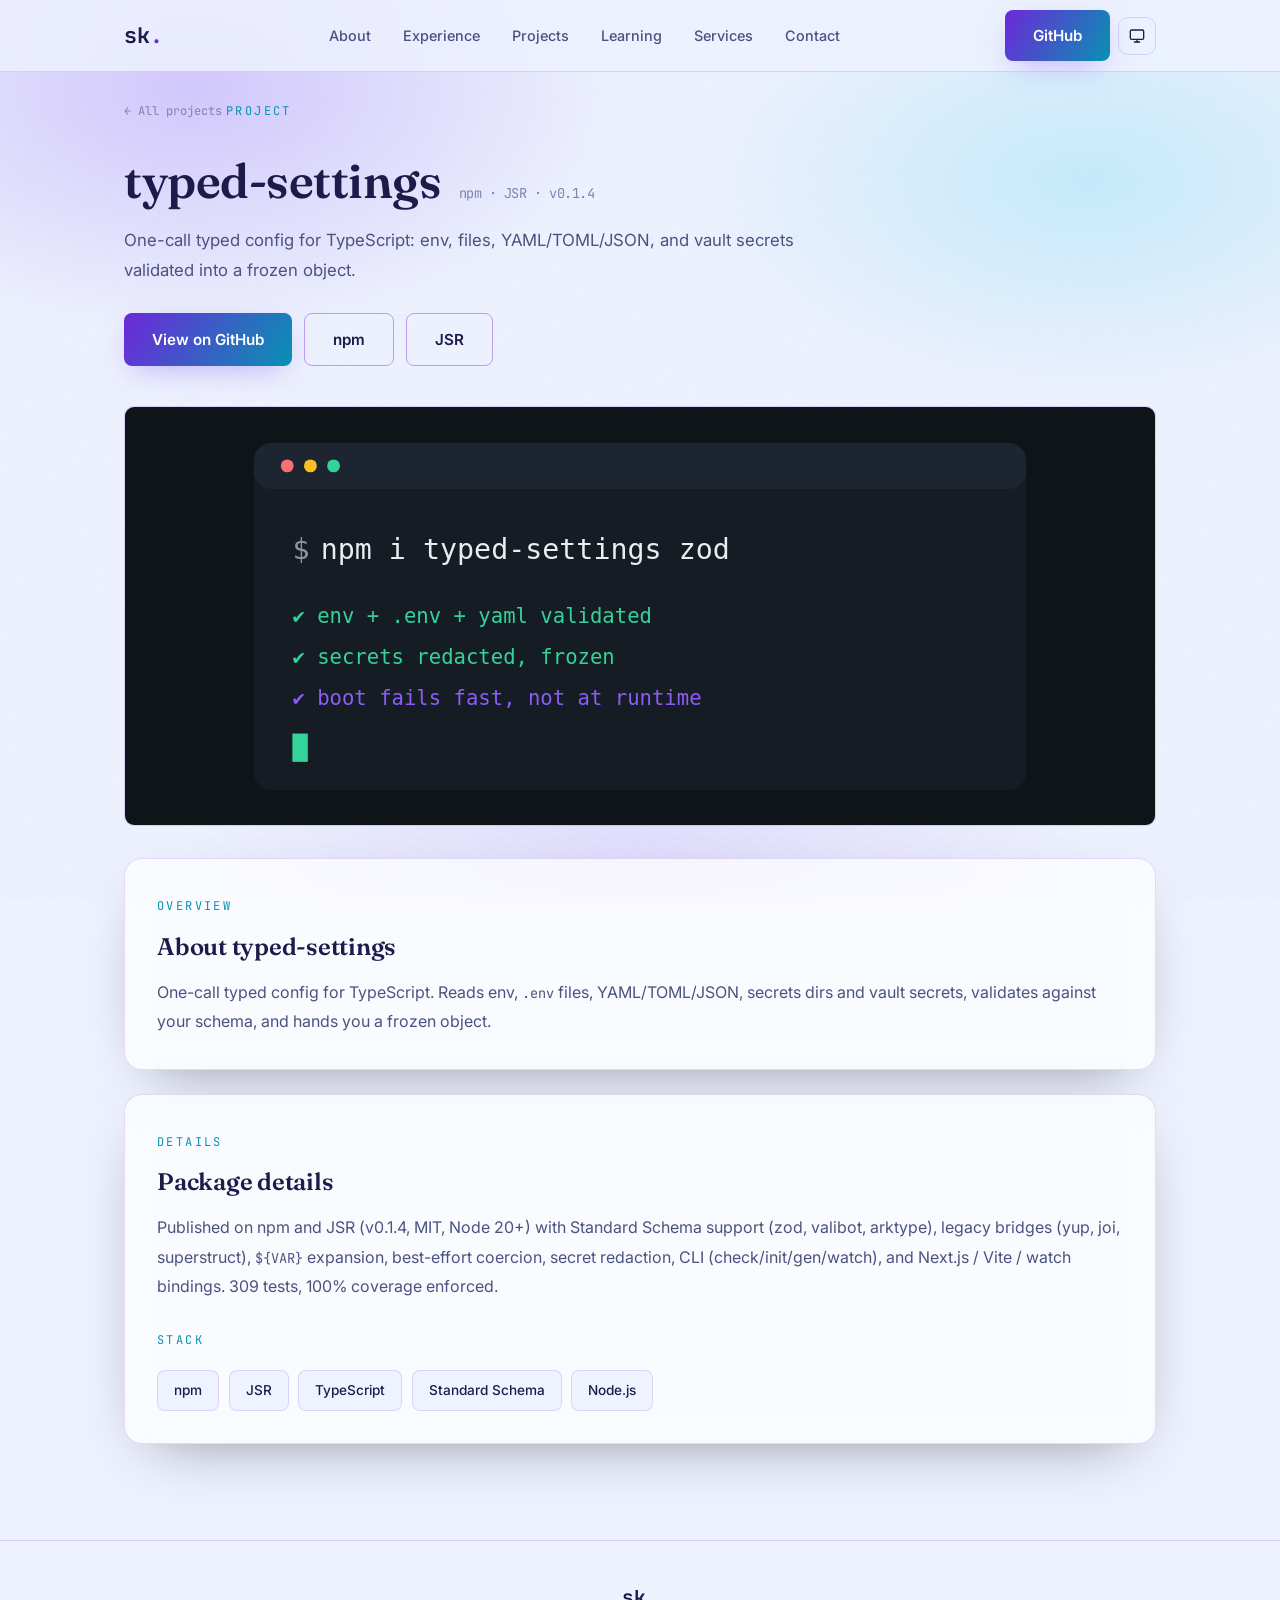
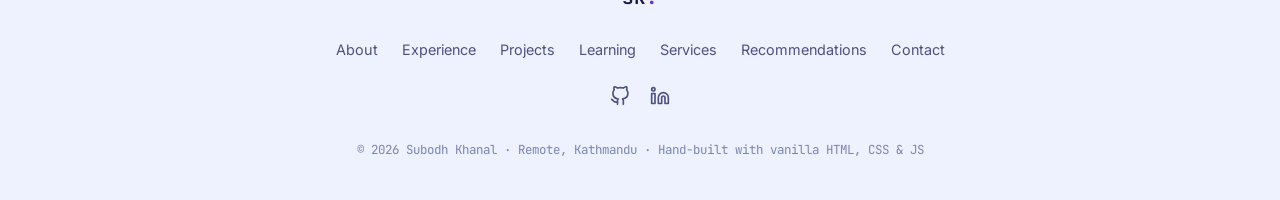
<file: projects/typed-settings.html>
<!DOCTYPE html>
<html lang="en">
<head>
  <meta charset="UTF-8">
  <meta name="viewport" content="width=device-width, initial-scale=1.0">
  <meta name="description" content="typed-settings - one-call typed config for TypeScript, published on npm and JSR. Package by Subodh Khanal.">
  <meta name="author" content="Subodh Khanal">
  <meta name="theme-color" content="#070b1a">
  <link rel="canonical" href="https://prosubodh.github.io/projects/typed-settings.html">
  <link rel="icon" type="image/svg+xml" media="(prefers-color-scheme: light)" href="../images/favicon.svg">
  <link rel="icon" type="image/svg+xml" media="(prefers-color-scheme: dark)" href="../images/favicon-light.svg">
  <link rel="icon" type="image/svg+xml" href="../images/favicon.svg">
  <title>Prosubodh Portfolio &gt; Projects &gt; typed-settings</title>

  <meta property="og:type" content="article">
  <meta property="og:title" content="typed-settings - Subodh Khanal">
  <meta property="og:description" content="One-call typed config for TypeScript: env, files, YAML/TOML/JSON, and vault secrets validated into a frozen object.">
  <meta property="og:image" content="https://prosubodh.github.io/images/projects/typed-settings.svg">

  <script type="application/ld+json">
  {
    "@context": "https://schema.org",
    "@type": "CreativeWork",
    "name": "typed-settings",
    "description": "One-call typed config for TypeScript reading env, .env files, YAML/TOML/JSON and vault secrets, validated against your schema into a frozen object.",
    "url": "https://prosubodh.github.io/projects/typed-settings.html",
    "image": "https://prosubodh.github.io/images/projects/typed-settings.svg",
    "author": { "@type": "Person", "name": "Subodh Khanal", "url": "https://prosubodh.github.io/" }
  }
  </script>

  <link rel="preconnect" href="https://fonts.googleapis.com">
  <link rel="preconnect" href="https://fonts.gstatic.com" crossorigin>
  <link href="https://fonts.googleapis.com/css2?family=Fraunces:opsz,wght@9..144,400;9..144,600&family=Inter:wght@400;500;600&family=JetBrains+Mono:wght@400;600&display=swap" rel="stylesheet">

  <link rel="stylesheet" href="../style.css">

  <style>
    .project-page { padding: 6rem 0 2.5rem; }
    .back-link { display: inline-flex; align-items: center; gap: 0.35rem; font-family: var(--font-mono); font-size: 0.75rem; color: var(--text-muted); text-decoration: none; margin-bottom: 2rem; transition: color 0.2s; }
    .back-link:hover { color: var(--accent); }
    .project-page h1 { font-size: clamp(2rem, 5vw, 3rem); line-height: 1.15; margin-bottom: 1rem; }
    .project-tag { font-family: var(--font-mono); font-size: 0.85rem; font-weight: 400; color: var(--text-muted); white-space: nowrap; margin-left: 0.5rem; }
    .project-lede { color: var(--text-secondary); font-size: 1.05rem; line-height: 1.8; max-width: 46rem; }
    .project-actions { display: flex; flex-wrap: wrap; gap: 0.75rem; margin-top: 1.75rem; }
    .project-hero-img { display: block; width: 100%; max-height: 420px; object-fit: cover; border-radius: var(--radius); border: 1px solid var(--border); margin-bottom: 2rem; }
    .project-body { display: grid; gap: 1.5rem; padding-bottom: 4rem; }
    .project-body h2 { font-size: 1.5rem; margin-bottom: 1rem; }
    .project-body p { color: var(--text-secondary); line-height: 1.85; }
    .project-body .skills-grid { margin-top: 1.25rem; }
  </style>
</head>
<body>
  <a class="skip-link" href="#main-content">Skip to content</a>
  <div class="bg-mesh"></div>
  <div class="noise-overlay"></div>

  <header class="glass-header">
    <div class="container nav-container">
      <a href="../index.html#" class="logo-text">sk<span class="logo-dot">.</span></a>
      <nav aria-label="Primary">
        <ul class="nav-links">
          <li><a href="../index.html#about">About</a></li>
          <li><a href="../index.html#experience">Experience</a></li>
          <li><a href="../index.html#projects">Projects</a></li>
          <li><a href="../index.html#learning">Learning</a></li>
          <li><a href="../index.html#services">Services</a></li>
          <li><a href="../index.html#contact">Contact</a></li>
          <li class="theme-li">
            <span class="theme-label">Theme</span>
            <div class="theme-dd" data-theme-dd>
              <button class="theme-dd-btn" aria-haspopup="listbox" aria-expanded="false" aria-label="Theme">
                <span class="theme-icon" aria-hidden="true"></span>
              </button>
              <ul class="theme-dd-menu" role="listbox" aria-label="Theme">
                <li><button data-mode="system" role="option"><span class="dd-icon"></span>System</button></li>
                <li><button data-mode="light" role="option"><span class="dd-icon"></span>Light</button></li>
                <li><button data-mode="dark" role="option"><span class="dd-icon"></span>Dark</button></li>
              </ul>
            </div>
          </li>
        </ul>
      </nav>
      <div style="display: flex; align-items: center; gap: 0.5rem;">
        <a href="https://github.com/prosubodh" target="_blank" class="btn primary-btn nav-cta">GitHub</a>
        <div class="theme-dd" data-theme-dd>
          <button class="theme-dd-btn" aria-haspopup="listbox" aria-expanded="false" aria-label="Theme">
            <span class="theme-icon" aria-hidden="true"></span>
          </button>
          <ul class="theme-dd-menu" role="listbox" aria-label="Theme">
            <li><button data-mode="system" role="option"><span class="dd-icon"></span>System</button></li>
            <li><button data-mode="light" role="option"><span class="dd-icon"></span>Light</button></li>
            <li><button data-mode="dark" role="option"><span class="dd-icon"></span>Dark</button></li>
          </ul>
        </div>
        <button id="nav-toggle" class="nav-toggle" aria-label="Toggle menu" aria-expanded="false">
          <svg id="icon-menu" xmlns="http://www.w3.org/2000/svg" width="22" height="22" viewBox="0 0 24 24" fill="none" stroke="currentColor" stroke-width="2" stroke-linecap="round"><line x1="3" y1="6" x2="21" y2="6"></line><line x1="3" y1="12" x2="21" y2="12"></line><line x1="3" y1="18" x2="21" y2="18"></line></svg>
          <svg id="icon-close" xmlns="http://www.w3.org/2000/svg" width="22" height="22" viewBox="0 0 24 24" fill="none" stroke="currentColor" stroke-width="2" stroke-linecap="round"><line x1="18" y1="6" x2="6" y2="18"></line><line x1="6" y1="6" x2="18" y2="18"></line></svg>
        </button>
      </div>
    </div>
  </header>

  <main id="main-content">
    <div class="container">
      <header class="project-page">
        <a class="back-link" href="../index.html#projects">&larr; All projects</a>
        <span class="eyebrow">Project</span>
        <h1>typed-settings <span class="project-tag">npm &middot; JSR &middot; v0.1.4</span></h1>
        <p class="project-lede">One-call typed config for TypeScript: env, files, YAML/TOML/JSON, and vault secrets validated into a frozen object.</p>
        <div class="project-actions">
        <a class="btn primary-btn" href="https://github.com/prosubodh/typed-settings" target="_blank" rel="noopener">View on GitHub</a>
        <a class="btn secondary-btn" href="https://www.npmjs.com/package/typed-settings" target="_blank" rel="noopener">npm</a>
        <a class="btn secondary-btn" href="https://jsr.io/@typed-settings/typed-settings" target="_blank" rel="noopener">JSR</a>
        </div>
      </header>

      <img class="project-hero-img" src="../images/projects/typed-settings.svg" alt="typed-settings typed config preview" decoding="async">

      <div class="project-body">
        <section class="glass-card">
          <span class="eyebrow">Overview</span>
          <h2>About typed-settings</h2>
          <p>One-call typed config for TypeScript. Reads env, <span style="font-family: var(--font-mono); font-size: 0.85em;">.env</span> files, YAML/TOML/JSON, secrets dirs and vault secrets, validates against your schema, and hands you a frozen object.</p>
        </section>

        <section class="glass-card">
          <span class="eyebrow">Details</span>
          <h2>Package details</h2>
          <p>Published on npm and JSR (v0.1.4, MIT, Node 20+) with Standard Schema support (zod, valibot, arktype), legacy bridges (yup, joi, superstruct), <span style="font-family: var(--font-mono); font-size: 0.85em;">${VAR}</span> expansion, best-effort coercion, secret redaction, CLI (check/init/gen/watch), and Next.js / Vite / watch bindings. 309 tests, 100% coverage enforced.</p>
          <span class="eyebrow" style="display: block; margin-top: 1.75rem;">Stack</span>
          <div class="skills-grid">
            <span class="skill-tag">npm</span><span class="skill-tag">JSR</span><span class="skill-tag">TypeScript</span><span class="skill-tag">Standard Schema</span><span class="skill-tag">Node.js</span>
          </div>
        </section>
      </div>
    </div>
  </main>

  <footer>
    <div class="container footer-content">
      <div class="footer-brand">
        <div class="footer-logo">sk<span class="logo-dot">.</span></div>
      </div>
      <nav class="footer-links" aria-label="Footer">
        <a href="../index.html#about">About</a>
        <a href="../index.html#experience">Experience</a>
        <a href="../index.html#projects">Projects</a>
        <a href="../index.html#learning">Learning</a>
        <a href="../index.html#services">Services</a>
        <a href="../index.html#recommendations">Recommendations</a>
        <a href="../index.html#contact">Contact</a>
      </nav>
      <div class="footer-socials">
        <a href="https://github.com/prosubodh" target="_blank" aria-label="GitHub">
          <svg xmlns="http://www.w3.org/2000/svg" width="20" height="20" viewBox="0 0 24 24" fill="none" stroke="currentColor" stroke-width="2" stroke-linecap="round" stroke-linejoin="round"><path d="M9 19c-5 1.5-5-2.5-7-3m14 6v-3.87a3.37 3.37 0 0 0-.94-2.61c3.14-.35 6.44-1.54 6.44-7A5.44 5.44 0 0 0 20 4.77 5.07 5.07 0 0 0 19.91 1S18.73.65 16 2.48a13.38 13.38 0 0 0-7 0C6.27.65 5.09 1 5.09 1A5.07 5.07 0 0 0 5 4.77a5.44 5.44 0 0 0-1.5 3.78c0 5.42 3.3 6.61 6.44 7A3.37 3.37 0 0 0 9 18.13V22"></path></svg>
        </a>
        <a href="https://linkedin.com/in/prosubodh" target="_blank" aria-label="LinkedIn">
          <svg xmlns="http://www.w3.org/2000/svg" width="20" height="20" viewBox="0 0 24 24" fill="none" stroke="currentColor" stroke-width="2" stroke-linecap="round" stroke-linejoin="round"><path d="M16 8a6 6 0 0 1 6 6v7h-4v-7a2 2 0 0 0-2-2 2 2 0 0 0-2 2v7h-4v-7a6 6 0 0 1 6-6z"></path><rect x="2" y="9" width="4" height="12"></rect><circle cx="4" cy="4" r="2"></circle></svg>
        </a>
      </div>
    </div>
    <div class="container footer-bottom">
      <p>&copy; <span id="current-year"></span> Subodh Khanal · Remote, Kathmandu · Hand-built with vanilla HTML, CSS &amp; JS</p>
    </div>
  </footer>

  <div class="palette-overlay" id="palette-overlay">
    <div class="palette" role="dialog" aria-label="Jump to section">
      <input id="palette-input" type="text" placeholder="Jump to a section..." aria-label="Filter sections" autocomplete="off">
      <ul id="palette-list">
        <li><a href="../index.html#about">About</a></li>
        <li><a href="../index.html#experience">Experience</a></li>
        <li><a href="../index.html#recommendations">Recommendations</a></li>
        <li><a href="../index.html#projects">Projects</a></li>
        <li><a href="../index.html#learning">Learning</a></li>
        <li><a href="../index.html#services">Services</a></li>
        <li><a href="../index.html#contact">Contact</a></li>
        <li><a href="../resume.html">Resume</a></li>
      </ul>
    </div>
  </div>



  <button id="back-top" class="back-top" aria-label="Back to top">
    <svg xmlns="http://www.w3.org/2000/svg" width="18" height="18" viewBox="0 0 24 24" fill="none" stroke="currentColor" stroke-width="2" stroke-linecap="round" stroke-linejoin="round"><line x1="12" y1="19" x2="12" y2="5"></line><polyline points="5 12 12 5 19 12"></polyline></svg>
  </button>

  <script>
    document.getElementById("current-year").textContent = new Date().getFullYear();

    document.querySelectorAll('a[href^="#"]').forEach(anchor => {
      anchor.addEventListener('click', function (e) {
        const href = this.getAttribute('href');
        if (href === '#') return;
        e.preventDefault();
        const target = document.querySelector(href);
        if (target) {
          const y = target.getBoundingClientRect().top + window.scrollY - (parseInt(getComputedStyle(document.documentElement).getPropertyValue('--header-height')) || 72);
          window.scrollTo({ top: y, behavior: 'smooth' });
        }
      });
    });

    const themeIcons = {
      system: '<svg xmlns="http://www.w3.org/2000/svg" width="16" height="16" viewBox="0 0 24 24" fill="none" stroke="currentColor" stroke-width="2" stroke-linecap="round" stroke-linejoin="round"><rect x="2" y="3" width="20" height="14" rx="2" ry="2"></rect><line x1="8" y1="21" x2="16" y2="21"></line><line x1="12" y1="17" x2="12" y2="21"></line></svg>',
      light: '<svg xmlns="http://www.w3.org/2000/svg" width="16" height="16" viewBox="0 0 24 24" fill="none" stroke="currentColor" stroke-width="2" stroke-linecap="round" stroke-linejoin="round"><circle cx="12" cy="12" r="5"></circle><line x1="12" y1="1" x2="12" y2="3"></line><line x1="12" y1="21" x2="12" y2="23"></line><line x1="4.22" y1="4.22" x2="5.64" y2="5.64"></line><line x1="18.36" y1="18.36" x2="19.78" y2="19.78"></line><line x1="1" y1="12" x2="3" y2="12"></line><line x1="21" y1="12" x2="23" y2="12"></line><line x1="4.22" y1="19.78" x2="5.64" y2="18.36"></line><line x1="18.36" y1="5.64" x2="19.78" y2="4.22"></line></svg>',
      dark: '<svg xmlns="http://www.w3.org/2000/svg" width="16" height="16" viewBox="0 0 24 24" fill="none" stroke="currentColor" stroke-width="2" stroke-linecap="round" stroke-linejoin="round"><path d="M21 12.79A9 9 0 1 1 11.21 3 7 7 0 0 0 21 12.79z"></path></svg>'
    };

    function applyTheme(mode) {
      const isLight = mode === 'light' || (mode === 'system' && window.matchMedia('(prefers-color-scheme: light)').matches);
      document.body.classList.toggle('light-theme', isLight);
      localStorage.setItem('theme', mode);
      document.querySelectorAll('.theme-icon').forEach(el => el.innerHTML = themeIcons[mode] || themeIcons.system);
      document.querySelectorAll('[data-mode]').forEach(b => {
        b.classList.toggle('selected', b.dataset.mode === mode);
      });
    }

    const savedTheme = localStorage.getItem('theme') || 'system';
    applyTheme(savedTheme);

    // Fill each option's icon span once
    document.querySelectorAll('.theme-dd [data-mode]').forEach(btn => {
      btn.querySelector('.dd-icon').innerHTML = themeIcons[btn.dataset.mode];
    });

    // Toggle dropdown open/close on icon click
    document.querySelectorAll('[data-theme-dd]').forEach(dd => {
      const btn = dd.querySelector('.theme-dd-btn');
      btn.addEventListener('click', (e) => {
        e.stopPropagation();
        const open = dd.classList.toggle('open');
        btn.setAttribute('aria-expanded', open);
        // close others
        document.querySelectorAll('[data-theme-dd]').forEach(o => { if (o !== dd) { o.classList.remove('open'); o.querySelector('.theme-dd-btn').setAttribute('aria-expanded','false'); } });
      });
    });

    // Pick an option
    document.querySelectorAll('.theme-dd-menu [data-mode]').forEach(btn => {
      btn.addEventListener('click', () => {
        applyTheme(btn.dataset.mode);
        document.querySelectorAll('[data-theme-dd]').forEach(dd => { dd.classList.remove('open'); dd.querySelector('.theme-dd-btn').setAttribute('aria-expanded','false'); });
      });
    });

    // Click outside closes
    document.addEventListener('click', () => {
      document.querySelectorAll('[data-theme-dd]').forEach(dd => { dd.classList.remove('open'); dd.querySelector('.theme-dd-btn').setAttribute('aria-expanded','false'); });
    });

    window.matchMedia('(prefers-color-scheme: light)').addEventListener('change', () => {
      if ((localStorage.getItem('theme') || 'system') === 'system') applyTheme('system');
    });

    // Scrollspy: highlight active nav link
    const spySections = ['about', 'experience', 'recommendations', 'projects', 'learning', 'services', 'contact']
      .map(id => document.getElementById(id)).filter(Boolean);
    const navAnchors = document.querySelectorAll('.nav-links a[href^="#"]');
    const spy = new IntersectionObserver((entries) => {
      entries.forEach(entry => {
        if (entry.isIntersecting) {
          navAnchors.forEach(a => {
            const on = a.getAttribute('href') === '#' + entry.target.id;
            a.classList.toggle('active', on);
            if (on) a.setAttribute('aria-current', 'true'); else a.removeAttribute('aria-current');
          });
        }
      });
    }, { rootMargin: '-40% 0px -55% 0px' });
    spySections.forEach(s => spy.observe(s));

    // Back to top
    const backTop = document.getElementById('back-top');
    window.addEventListener('scroll', () => {
      backTop.classList.toggle('show', window.scrollY > 600);
    }, { passive: true });
    backTop.addEventListener('click', () => window.scrollTo({ top: 0, behavior: 'smooth' }));

    // Live tenure durations (inclusive months; end defaults to today)
    document.querySelectorAll('.duration[data-start]').forEach(el => {
      const [sy, sm] = el.dataset.start.split('-').map(Number);
      const end = el.dataset.end ? el.dataset.end.split('-').map(Number) : [new Date().getFullYear(), new Date().getMonth() + 1];
      const total = (end[0] - sy) * 12 + (end[1] - sm) + 1;
      if (total <= 0) return;
      const y = Math.floor(total / 12), m = total % 12;
      const parts = [];
      if (y) parts.push(y + (y === 1 ? ' yr' : ' yrs'));
      if (m) parts.push(m + (m === 1 ? ' mo' : ' mos'));
      el.textContent = parts.join(' ');
    });

    const observer = new IntersectionObserver((entries) => {
      entries.forEach(entry => {
        if (entry.isIntersecting) {
          entry.target.classList.add('active');
          observer.unobserve(entry.target);
        }
      });
    }, { root: null, threshold: 0.05, rootMargin: "0px 0px -40px 0px" });

    document.querySelectorAll('.reveal').forEach(el => observer.observe(el));

    // Mobile nav toggle
    const navToggle = document.getElementById('nav-toggle');
    const navLinks = document.querySelector('.nav-links');
    navToggle.addEventListener('click', () => {
      const open = navLinks.classList.toggle('open');
      navToggle.classList.toggle('open', open);
      navToggle.setAttribute('aria-expanded', open);
    });
    navLinks.querySelectorAll('a').forEach(a => a.addEventListener('click', () => {
      navLinks.classList.remove('open');
      navToggle.classList.remove('open');
      navToggle.setAttribute('aria-expanded', 'false');
    }));


    // Quick-jump palette (Ctrl/Cmd+K)
    const paletteOverlay = document.getElementById('palette-overlay');
    const paletteInput = document.getElementById('palette-input');
    const paletteLinks = Array.from(document.querySelectorAll('#palette-list a'));
    function setPalette(open) {
      paletteOverlay.classList.toggle('open', open);
      if (open) { paletteInput.value = ''; paletteLinks.forEach(a => a.parentElement.style.display = ''); paletteInput.focus(); }
    }
    document.addEventListener('keydown', (e) => {
      if ((e.ctrlKey || e.metaKey) && e.key.toLowerCase() === 'k') { e.preventDefault(); setPalette(true); }
      if (e.key === 'Escape') {
        setPalette(false);
        navLinks.classList.remove('open');
        navToggle.classList.remove('open');
        document.querySelectorAll('[data-theme-dd]').forEach(dd => { dd.classList.remove('open'); });
      }
    });
    paletteInput.addEventListener('input', () => {
      const q = paletteInput.value.toLowerCase();
      paletteLinks.forEach(a => a.parentElement.style.display = a.textContent.toLowerCase().includes(q) ? '' : 'none');
    });
    paletteOverlay.addEventListener('click', (e) => { if (e.target === paletteOverlay) setPalette(false); });

    // Copy email with feedback
    document.querySelectorAll('[data-copy]').forEach(btn => {
      btn.addEventListener('click', async () => {
        try { await navigator.clipboard.writeText(btn.dataset.copy); }
        catch (err) {
          const ta = document.createElement('textarea');
          ta.value = btn.dataset.copy; document.body.appendChild(ta); ta.select();
          document.execCommand('copy'); ta.remove();
        }
        const original = btn.innerHTML;
        btn.innerHTML = '<svg xmlns="http://www.w3.org/2000/svg" width="14" height="14" viewBox="0 0 24 24" fill="none" stroke="currentColor" stroke-width="2.5" stroke-linecap="round" stroke-linejoin="round"><polyline points="20 6 9 17 4 12"></polyline></svg>';
        btn.classList.add('copied');
        setTimeout(() => { btn.innerHTML = original; btn.classList.remove('copied'); }, 1600);
      });
    });

    // Expandable timeline entries
    document.querySelectorAll('.expand-btn').forEach(btn => {
      btn.addEventListener('click', () => {
        const card = btn.closest('.timeline-card, .project-card');
        const open = card.classList.toggle('open');
        btn.setAttribute('aria-expanded', open);
        btn.textContent = open ? 'Hide' : 'Details';
      });
    });
  </script>
  </script>
</body>
</html>
</file>
<file: style.css>
:root {
  /* Dark Theme (Default) */
  --bg-base: #070b1a;
  --bg-surface: rgba(17, 24, 48, 0.55);
  --bg-elevated: rgba(30, 41, 78, 0.5);
  --text-primary: #eef2ff;
  --text-secondary: #a5b0d0;
  --text-muted: #7d8b9c;

  /* Accents */
  --accent: #8b5cf6;        /* Violet */
  --accent-2: #22d3ee;      /* Cyan */
  --accent-soft: rgba(139, 92, 246, 0.14);
  --accent-hover: #a78bfa;
  --link: #22d3ee;

  --border: rgba(139, 92, 246, 0.22);
  --border-strong: rgba(139, 92, 246, 0.5);

  --max-width: 1080px;
  --header-height: 72px;

  --font-main: 'Fraunces', Georgia, 'Times New Roman', serif;
  --font-body: 'Inter', -apple-system, sans-serif;
  --font-mono: 'JetBrains Mono', monospace;
  --radius: 10px;
  --shadow-soft: 0 20px 60px -30px rgba(0,0,0,0.35);
}

body.light-theme {
  --bg-base: #eef2ff;
  --bg-surface: rgba(255, 255, 255, 0.7);
  --bg-elevated: rgba(238, 242, 255, 0.9);
  --text-primary: #1e1b4b;
  --text-secondary: #4b5280;
  --text-muted: #7c84b0;

  --accent: #6d28d9;
  --accent-2: #0891b2;
  --accent-soft: rgba(109, 40, 217, 0.08);
  --accent-hover: #7c3aed;
  --link: #0891b2;

  --border: rgba(109, 40, 217, 0.16);
  --border-strong: rgba(109, 40, 217, 0.4);
}

* { margin: 0; padding: 0; box-sizing: border-box; }

html { scroll-behavior: smooth; scroll-padding-top: var(--header-height); }
section[id], .hero { scroll-margin-top: var(--header-height); }

body {
  font-family: var(--font-body);
  background: var(--bg-base);
  color: var(--text-primary);
  line-height: 1.7;
  overflow-x: hidden;
  transition: background-color 0.4s ease, color 0.4s ease;
}

/* Subtle grid backdrop */
.bg-mesh {
  position: fixed; inset: 0; z-index: -2;
  background:
    radial-gradient(ellipse 55% 45% at 15% 10%, rgba(139, 92, 246, 0.28), transparent 60%),
    radial-gradient(ellipse 50% 40% at 85% 20%, rgba(34, 211, 238, 0.2), transparent 60%),
    radial-gradient(ellipse 60% 50% at 50% 100%, rgba(139, 92, 246, 0.15), transparent 60%);
  animation: aurora 14s ease-in-out infinite alternate;
}

@keyframes aurora {
  0% { transform: scale(1) rotate(0deg); }
  100% { transform: scale(1.08) rotate(2deg); }
}

.noise-overlay {
  position: fixed; inset: 0; z-index: -1; pointer-events: none; opacity: 0.05;
  background-image: url("data:image/svg+xml,%3Csvg viewBox='0 0 400 400' xmlns='http://www.w3.org/2000/svg'%3E%3Cfilter id='n'%3E%3CfeTurbulence type='fractalNoise' baseFrequency='0.8' numOctaves='3' stitchTiles='stitch'/%3E%3C/filter%3E%3Crect width='100%25' height='100%25' filter='url(%23n)'/%3E%3C/svg%3E");
}

.container { max-width: var(--max-width); margin: 0 auto; padding: 0 24px; }

h1, h2, h3, h4 { line-height: 1.2; font-weight: 600; font-family: var(--font-main); letter-spacing: -0.01em; color: var(--text-primary); }

a { color: var(--link); }
a h1, a h2, a h3, a h4 { color: var(--text-primary); transition: color 0.3s ease; }
a:hover h3 { color: var(--accent); }

.eyebrow {
  font-family: var(--font-mono);
  font-size: 0.75rem;
  text-transform: uppercase;
  letter-spacing: 0.2em;
  color: var(--accent);
  display: inline-block;
  margin-bottom: 1rem;
}

.btn {
  display: inline-flex; align-items: center; justify-content: center;
  padding: 0.8rem 1.75rem;
  font-weight: 600; font-size: 0.95rem;
  text-decoration: none; cursor: pointer; border: none;
  transition: transform 0.25s ease, box-shadow 0.25s ease, background-color 0.25s ease, color 0.25s ease, border-color 0.25s ease;
  border-radius: 8px;
}
.btn:hover { transform: translateY(-1px); }

.primary-btn { background: linear-gradient(120deg, var(--accent), var(--accent-2)); color: #fff; box-shadow: 0 10px 30px -10px rgba(139, 92, 246, 0.5); }
body.light-theme .primary-btn { color: #fff; }
.primary-btn:hover { transform: translateY(-2px); box-shadow: 0 16px 40px -10px rgba(139, 92, 246, 0.6); background: linear-gradient(120deg, var(--accent-hover), var(--accent-2)); }

.secondary-btn { background: transparent; color: var(--text-primary); border: 1px solid var(--border-strong); }
.secondary-btn:hover { border-color: var(--accent); color: var(--accent); }

/* Header */
.glass-header {
  position: fixed; top: 0; width: 100%; height: var(--header-height); z-index: 100;
  background: color-mix(in srgb, var(--bg-base) 80%, transparent);
  backdrop-filter: blur(16px); -webkit-backdrop-filter: blur(16px);
  border-bottom: 1px solid var(--border);
}

.nav-container { display: flex; justify-content: space-between; align-items: center; height: 100%; }

.logo-text { font-family: var(--font-mono); font-size: 1.35rem; font-weight: 700; color: var(--text-primary); text-decoration: none; }
.logo-dot { color: var(--accent); }

.nav-links { list-style: none; display: flex; gap: 2rem; }
.nav-toggle { display: none; background: transparent; border: 1px solid var(--border); border-radius: 10px; color: var(--text-primary); padding: 0.4rem; cursor: pointer; }
.nav-toggle:hover { border-color: var(--accent); color: var(--accent); }
.nav-toggle #icon-close { display: none; }
.nav-toggle.open #icon-close { display: block; animation: spinIn 0.3s ease; }
.nav-toggle.open #icon-menu { display: none; }
@keyframes spinIn {
  from { transform: rotate(-90deg); opacity: 0; }
  to { transform: rotate(0); opacity: 1; }
}

.nav-links a { text-decoration: none; color: var(--text-secondary); font-weight: 500; font-size: 0.9rem; transition: color 0.2s; position: relative; }
.nav-links a::after { content: ''; position: absolute; left: 0; bottom: -4px; width: 0; height: 1px; background: var(--accent); transition: width 0.3s ease; }
.nav-links a:hover { color: var(--accent); }
.nav-links a:hover::after { width: 100%; }

.theme-toggle {
  background: transparent; border: 1px solid var(--border); cursor: pointer;
  color: var(--text-primary); margin-right: 0; padding: 0.45rem 0.8rem; border-radius: 10px;
  display: inline-flex; align-items: center; gap: 0.5rem;
  transition: border-color 0.2s, transform 0.2s;
}
@media (max-width: 768px) {
  .nav-container > div .theme-dd { display: none; }
  .theme-li { flex-wrap: wrap; }
  .theme-li .theme-dd { position: static; margin-left: auto; }
  .theme-li .theme-dd.open .theme-dd-menu {
    position: static; width: 100%; flex-basis: 100%;
    margin-top: 0.5rem; box-shadow: none;
  }
}
@media (min-width: 769px) {
  .nav-links .theme-li { display: none; }
}

.theme-dd { position: relative; display: inline-block; }
.theme-dd-btn {
  display: inline-flex; align-items: center; justify-content: center;
  width: 38px; height: 38px;
  background: transparent; border: 1px solid var(--border); border-radius: 10px;
  color: var(--text-primary); cursor: pointer;
  transition: border-color 0.2s, transform 0.15s;
}
.theme-dd-btn:hover { border-color: var(--accent); color: var(--accent); }
.theme-dd-btn:active { transform: scale(0.94); }
.theme-dd-menu {
  position: absolute; right: 0; top: calc(100% + 8px); z-index: 200;
  min-width: 150px; list-style: none;
  background: var(--bg-base);
  border: 1px solid var(--border-strong);
  border-radius: 12px;
  padding: 0.4rem;
  box-shadow: 0 20px 50px -15px rgba(0,0,0,0.5);
  display: none;
}
.theme-dd.open .theme-dd-menu { display: block; animation: ddIn 0.2s ease; }
@keyframes ddIn { from { opacity: 0; transform: translateY(-6px); } to { opacity: 1; transform: translateY(0); } }
.theme-dd-menu li button {
  display: flex; align-items: center; gap: 0.6rem; width: 100%;
  background: transparent; border: none; border-radius: 8px; cursor: pointer;
  color: var(--text-secondary); font-family: var(--font-body); font-size: 0.85rem;
  padding: 0.5rem 0.7rem; text-align: left;
  transition: background 0.15s, color 0.15s;
}
.theme-dd-menu li button:hover { background: var(--accent-soft); color: var(--text-primary); }
.theme-dd-menu li button.selected { color: var(--accent); }
.theme-dd-menu li button.selected .dd-icon { color: var(--accent); }
.dd-icon { display: inline-flex; width: 16px; height: 16px; }
.theme-icon { display: inline-flex; align-items: center; }
.theme-li { display: flex; align-items: center; gap: 0.5rem; }
.theme-li .theme-label { margin-right: auto; }
.theme-toggle:hover { border-color: var(--accent); transform: rotate(12deg); }

/* Cards */
.glass-card {
  background: var(--bg-surface);
  border: 1px solid var(--border);
  border-radius: 18px;
  padding: 2rem;
  backdrop-filter: blur(14px);
  -webkit-backdrop-filter: blur(14px);
  box-shadow: 0 20px 60px -30px rgba(0, 0, 0, 0.5);
  transition: transform 0.35s ease, border-color 0.35s ease, box-shadow 0.35s ease;
}
.glass-card:hover { transform: translateY(-6px); border-color: var(--border-strong); box-shadow: 0 30px 70px -25px rgba(139, 92, 246, 0.35); }

/* Hero */
.hero { min-height: 100vh; min-height: 88svh; display: flex; align-items: flex-start; padding-top: var(--header-height); }
.hero-content { max-width: 820px; margin: auto 0; padding: 2.5rem 0 1.5rem; }

.hero-badge {
  display: inline-flex; align-items: center; gap: 0.5rem;
  padding: 0.35rem 1rem;
  background: transparent;
  border: 1px solid var(--border-strong);
  border-radius: 999px;
  color: var(--text-secondary);
  font-family: var(--font-mono); font-size: 0.75rem; letter-spacing: 0.08em;
  width: auto; align-self: flex-start;
  margin-bottom: 1.5rem;
  animation: slideDown 0.6s ease-out backwards;
}
.hero-badge::before {
  content: ''; width: 8px; height: 8px; border-radius: 50%;
  background: #34d399; box-shadow: 0 0 10px #34d399;
  animation: pulse-dot 2s ease-in-out infinite;
}

.hero-title {
  font-size: clamp(2.75rem, 7.5vw, 5rem); margin-bottom: 1.25rem;
  background: linear-gradient(120deg, var(--text-primary) 30%, var(--accent) 70%, var(--accent-2));
  -webkit-background-clip: text; background-clip: text; -webkit-text-fill-color: transparent; color: transparent;
  animation: slideUp 0.8s ease-out 0.15s backwards;
}
.hero-subtitle { font-size: clamp(1.05rem, 2.5vw, 1.3rem); color: var(--text-secondary); margin-bottom: 1.25rem; max-width: 640px; animation: slideUp 0.8s ease-out 0.3s backwards; }
.hero-contact { display: flex; flex-wrap: wrap; gap: 0.5rem; margin-bottom: 1.5rem; animation: slideUp 0.8s ease-out 0.4s backwards; }
.contact-pill {
  font-family: var(--font-mono); font-size: 0.75rem;
  color: var(--text-secondary); text-decoration: none;
  border: 1px solid var(--border); border-radius: 999px;
  padding: 0.35rem 0.85rem;
  transition: border-color 0.2s, color 0.2s, transform 0.2s;
}
a.contact-pill:hover { border-color: var(--accent); color: var(--accent); transform: translateY(-1px); }
.contact-pill.static { border-style: dashed; }
.hero-actions { display: flex; gap: 1rem; animation: slideUp 0.8s ease-out 0.5s backwards; }

/* Sections */
.section { padding-top: 6rem; padding-bottom: 6rem; border-top: 1px solid var(--border); }
.section-head { margin-bottom: 3rem; }
.section-title { font-size: 2rem; margin-bottom: 0.5rem; }
.eyebrow { color: var(--accent-2); }
.section-subtitle { color: var(--text-secondary); }

/* About */
.about-text { font-size: 1.05rem; color: var(--text-secondary); }
.about-text p { margin-bottom: 1.25rem; }

.skills-container { margin-top: 2.5rem; }
.skills-title { font-size: 1rem; font-family: var(--font-mono); text-transform: uppercase; letter-spacing: 0.15em; color: var(--text-muted); margin-bottom: 1.25rem; }

.skills-groups { display: grid; gap: 1.25rem; }
.skills-group h4 {
  font-family: var(--font-mono); font-size: 0.72rem; font-weight: 600;
  text-transform: uppercase; letter-spacing: 0.15em; color: var(--text-muted);
  margin-bottom: 0.6rem;
}

.skills-grid { display: flex; flex-wrap: wrap; gap: 0.6rem; }
.skill-tag {
  background: var(--bg-elevated); border: 1px solid var(--border);
  padding: 0.5rem 1rem; border-radius: 8px; font-size: 0.85rem; font-weight: 500;
  color: var(--text-primary); display: inline-flex; align-items: center; gap: 0.45rem;
  transition: all 0.2s ease;
}
.skill-tag:hover { border-color: var(--accent); color: var(--accent); transform: translateY(-2px); box-shadow: 0 6px 18px -6px var(--accent); transition: all 0.25s ease; }

/* Timeline */
.timeline { position: relative; max-width: 860px; margin: 0 auto; }
.timeline::before {
  content: ''; position: absolute; top: 8px; bottom: 8px; left: 7px; width: 2px;
  background: linear-gradient(to bottom, var(--accent), var(--accent-2), transparent);
}
.timeline-item { position: relative; padding-left: 40px; margin-bottom: 2rem; }
.timeline-item:last-child { margin-bottom: 0; }
.timeline-dot {
  position: absolute; left: 0; top: 26px; width: 16px; height: 16px; border-radius: 50%;
  background: var(--bg-base); border: 2px solid var(--dot, var(--accent)); z-index: 2;
  box-shadow: 0 0 12px var(--dot, var(--accent));
  transition: transform 0.2s, background 0.2s, box-shadow 0.2s;
}
.timeline-item:hover .timeline-dot { transform: scale(1.25); background: var(--accent); }
.timeline-card { padding: 1.75rem; }
.timeline-card h3 { font-size: 1.3rem; margin-bottom: 0.2rem; }
.timeline-card h4 { font-size: 1rem; font-weight: 500; color: var(--accent); margin-bottom: 0.9rem; }
.timeline-card h4 span { color: var(--text-muted); }
.timeline-meta { font-family: var(--font-mono); font-size: 0.8rem; color: var(--text-muted); margin-bottom: 1rem; }
.timeline-desc { color: var(--text-secondary); line-height: 1.7; font-size: 0.98rem; overflow: hidden; max-height: 0; opacity: 0; transition: max-height 0.4s ease, opacity 0.3s ease, margin 0.3s ease; margin-top: 0; }
.timeline-note {
  display: block; margin-top: 0.75rem; padding-left: 0.75rem;
  border-left: 2px solid var(--border-strong);
  font-size: 0.82rem; font-style: italic; color: var(--text-muted); line-height: 1.6;
}
.timeline-card.open .timeline-desc { max-height: 400px; opacity: 1; margin-top: 1rem; }

.duration { color: var(--accent-2); }

.company-chip {
  display: inline-flex; align-items: center; justify-content: center;
  width: 26px; height: 26px; border-radius: 8px; margin-right: 0.5rem;
  background: var(--accent-soft); color: var(--accent);
  font-family: var(--font-mono); font-size: 0.65rem; font-weight: 600;
  vertical-align: middle;
}

.year-pin {
  position: absolute; top: 1rem; right: 1.5rem;
  font-family: var(--font-main); font-size: 2.75rem; font-weight: 600;
  color: var(--border-strong); opacity: 0.35; line-height: 1;
  pointer-events: none;
}

.timeline-card { position: relative; }

.expand-btn {
  background: transparent; border: 1px solid var(--border); color: var(--text-secondary);
  font-family: var(--font-mono); font-size: 0.7rem; letter-spacing: 0.1em; text-transform: uppercase;
  padding: 0.3rem 0.8rem; border-radius: 6px; cursor: pointer;
  transition: color 0.2s, border-color 0.2s;
}
.expand-btn:hover, .expand-btn[aria-expanded="true"] { color: var(--accent); border-color: var(--accent); }

/* Gantt tenure bar */
.gantt {
  display: flex; gap: 4px; height: 34px; max-width: 860px; margin: 0 auto 3rem;
  border-radius: 8px; overflow: hidden;
}
.gantt-seg {
  display: flex; align-items: center; justify-content: center;
  min-width: 4px; transition: filter 0.25s ease, flex-grow 0.3s ease;
}
.gantt-seg:hover { filter: brightness(1.25); }
.gantt-seg span {
  font-family: var(--font-mono); font-size: 0.65rem; font-weight: 600;
  color: #070b1a; white-space: nowrap; overflow: hidden; text-overflow: ellipsis;
  padding: 0 4px;
}

/* Projects */
abbr[title] { text-decoration: underline dotted; text-underline-offset: 3px; cursor: help; }
abbr[title]::after { content: ' ?'; font-size: 0.65em; vertical-align: super; color: var(--accent); }

.projects-grid { display: grid; grid-template-columns: repeat(auto-fit, minmax(320px, 1fr)); gap: 1.75rem; }
.project-card { padding: 0; overflow: hidden; display: flex; flex-direction: column; border-radius: var(--radius); text-decoration: none; color: inherit; }
.project-img-wrapper {
  height: 180px; display: flex; align-items: center; justify-content: center;
  border-bottom: 1px solid var(--border); position: relative; overflow: hidden;
  background: var(--bg-elevated);
}
.project-img {
  width: 100%;
  height: 100%;
  object-fit: cover;
  transition: transform 0.5s cubic-bezier(0.16, 1, 0.3, 1);
}
.project-card:hover .project-img { transform: scale(1.04); }
.project-content { padding: 1.75rem; flex: 1; display: flex; flex-direction: column; }
.project-content h3 { font-size: 1.25rem; margin-bottom: 0.75rem; transition: color 0.2s; }
.project-card:hover h3 { color: var(--accent); }
.project-content p { color: var(--text-secondary); margin-bottom: 0; flex: 1; font-size: 0.95rem; }
.status-badge {
  font-family: var(--font-mono); background: rgba(245, 158, 11, 0.12); color: #f59e0b;
  font-size: 0.68rem; padding: 0.15rem 0.5rem; border-radius: 999px; margin-left: 0.5rem;
  vertical-align: middle; border: 1px solid rgba(245, 158, 11, 0.3);
}

/* Footer */
footer { border-top: 1px solid var(--border); padding: 2.5rem 0; margin-top: 2rem; }
.footer-content { display: flex; flex-direction: column; align-items: center; gap: 1.5rem; text-align: center; }
.footer-links { display: flex; justify-content: center; flex-wrap: wrap; gap: 0.5rem 1.5rem; }
.footer-links a { color: var(--text-secondary); text-decoration: none; font-size: 0.9rem; transition: color 0.2s; }
.footer-links a:hover { color: var(--accent); }
.footer-bottom { text-align: center; margin-top: 1.5rem; }
.footer-bottom p { color: var(--text-muted); font-size: 0.78rem; font-family: var(--font-mono); }
.footer-logo { font-family: var(--font-mono); font-weight: 700; font-size: 1.2rem; }
.footer-socials { display: flex; gap: 1.25rem; }
.footer-socials a { color: var(--text-secondary); transition: color 0.2s; }
.footer-socials a:hover { color: var(--accent); }

/* Hero portrait + visual */
.hero-grid { display: grid; grid-template-columns: 1.15fr 0.85fr; gap: 3rem; align-items: center; width: 100%; }
.hero-visual { position: relative; display: flex; justify-content: center; }
.hero-visual::before {
  content: ''; position: absolute; inset: 8% -6% -6% 8%; z-index: 0;
  background: radial-gradient(ellipse at center, rgba(139, 92, 246, 0.35), transparent 65%);
  filter: blur(30px);
}
.portrait-frame {
  position: relative; z-index: 1; width: min(320px, 100%);
  border-radius: 24px; overflow: hidden;
  border: 1px solid var(--border-strong);
  box-shadow: 0 30px 70px -25px rgba(139, 92, 246, 0.45);
  transform: rotate(2deg);
  transition: transform 0.4s ease;
}
.portrait-frame:hover { transform: rotate(0deg) scale(1.02); }
.portrait-frame img { display: block; width: 100%; aspect-ratio: 4 / 5; object-fit: cover; }
.hero-float-chip {
  position: absolute; z-index: 2;
  font-family: var(--font-mono); font-size: 0.72rem; font-weight: 600;
  background: var(--bg-surface); border: 1px solid var(--border-strong);
  color: var(--text-primary); border-radius: 999px; padding: 0.4rem 0.9rem;
  box-shadow: 0 12px 30px -12px rgba(0,0,0,0.6);
  animation: floaty 5s ease-in-out infinite;
}
.chip-a { top: 12%; left: -4%; }
.chip-b { bottom: 10%; right: -2%; animation-delay: 2.5s; }
@keyframes floaty { 0%, 100% { transform: translateY(0); } 50% { transform: translateY(-8px); } }

/* Stats strip */
.stats-strip { padding-bottom: 1rem; }

/* Stats strip sits divider-free between hero and About; hero sizes to content */
#home.hero { border-bottom: none; min-height: auto; }
#about.section { border-top: none; }
.stats-strip { padding-top: 2.5rem; }
.stats-grid { display: grid; grid-template-columns: repeat(4, 1fr); gap: 1rem; }
.stat-card { padding: 1.25rem 1rem; text-align: center; display: flex; flex-direction: column; gap: 0.25rem; }
.stat-value {
  font-family: var(--font-main); font-size: 1.9rem; font-weight: 600;
  background: linear-gradient(120deg, var(--accent), var(--accent-2));
  -webkit-background-clip: text; background-clip: text; -webkit-text-fill-color: transparent; color: transparent;
}
.stat-label { font-size: 0.8rem; color: var(--text-secondary); }

/* Services */
.services-grid { display: grid; grid-template-columns: repeat(2, 1fr); gap: 1.25rem; }
.service-card { display: flex; flex-direction: column; gap: 0.6rem; text-decoration: none; }
.service-card h3 { font-size: 1.2rem; }
.service-card p { color: var(--text-secondary); font-size: 0.95rem; flex: 1; }
.service-cta { font-family: var(--font-mono); font-size: 0.8rem; color: var(--accent); }
.service-card:hover .service-cta { text-decoration: underline; text-underline-offset: 3px; }

/* Pricing strip */
.pricing-strip { margin-top: 1.25rem; padding: 1.5rem 1.75rem; }
.pricing-grid { display: grid; grid-template-columns: repeat(4, 1fr); gap: 1rem; }
.price-item { display: flex; flex-direction: column; gap: 0.55rem; }
.price-value { font-family: var(--font-main); font-size: 1.3rem; font-weight: 600; color: var(--text-primary); white-space: nowrap; line-height: 1.3; }
.price-per { font-family: var(--font-mono); font-size: 0.8rem; font-weight: 400; color: var(--text-muted); margin-left: 0.3rem; }
.price-label { font-size: 0.8rem; color: var(--text-secondary); line-height: 1.6; }
.pricing-note { margin-top: 1.4rem; padding-top: 1rem; border-top: 1px solid var(--border); font-size: 0.85rem; color: var(--text-muted); }

/* Skip link */
.skip-link {
  position: absolute; left: 16px; top: -60px; z-index: 200;
  background: var(--accent); color: #070b1a; font-weight: 600; font-size: 0.85rem;
  padding: 0.6rem 1rem; border-radius: 8px; text-decoration: none;
  transition: top 0.2s ease;
}
.skip-link:focus-visible { top: 12px; }
/* Technical growth chart */
.growth-block { margin-top: 2.5rem; }
.growth-legend { display: flex; flex-wrap: wrap; gap: 0.5rem 1.25rem; margin-bottom: 1rem; }
.growth-legend span { display: inline-flex; align-items: center; gap: 0.45rem; font-family: var(--font-mono); font-size: 0.75rem; color: var(--text-secondary); }
.legend-dot { display: inline-block; width: 10px; height: 10px; border-radius: 50%; }
.growth-chart { width: 100%; height: auto; display: block; }
.growth-caption { font-size: 0.8rem; color: var(--text-muted); margin-top: 0.75rem; line-height: 1.6; }

/* Now block */
.now-block { margin-top: 2.5rem; border-top: 1px solid var(--border); padding-top: 1.75rem; }
.now-block .skills-title { display: flex; align-items: center; gap: 0.6rem; }
.now-dot { display: inline-block; width: 9px; height: 9px; border-radius: 50%; background: #34d399; box-shadow: 0 0 10px #34d399; animation: pulse-dot 2s ease-in-out infinite; }
@keyframes pulse-dot { 0%, 100% { opacity: 1; transform: scale(1); } 50% { opacity: 0.55; transform: scale(0.85); } }
.now-list { list-style: none; display: grid; gap: 0.6rem; }
.now-list li { position: relative; padding-left: 1.25rem; color: var(--text-secondary); font-size: 0.95rem; }
.now-list li::before { content: '→'; position: absolute; left: 0; color: var(--accent); }

/* Recommendations */
.reco-grid { display: grid; gap: 1.25rem; }
.reco-card { position: relative; padding: 2rem 2rem 1.75rem; margin: 0; }
.reco-quote {
  font-family: var(--font-main); font-size: 4rem; line-height: 1;
  background: linear-gradient(120deg, var(--accent), var(--accent-2));
  -webkit-background-clip: text; background-clip: text; -webkit-text-fill-color: transparent; color: transparent;
}
.reco-card blockquote { color: var(--text-secondary); font-size: 1.02rem; line-height: 1.75; margin: 0.5rem 0 1.5rem; }
.reco-card blockquote p { margin: 0 0 0.9rem; }
.reco-card blockquote p:last-child { margin-bottom: 0; }
.reco-author { display: flex; align-items: center; gap: 1rem; }
.reco-author img { width: 52px; height: 52px; border-radius: 50%; object-fit: cover; border: 2px solid var(--border-strong); }
.reco-who { display: flex; flex-direction: column; gap: 0.15rem; }
.reco-who a { font-weight: 600; color: var(--text-primary); text-decoration: none; }
.reco-who a:hover { color: var(--accent); }
.reco-role { font-size: 0.82rem; color: var(--text-muted); }

/* Contact */
.contact-grid { display: grid; grid-template-columns: repeat(3, 1fr); gap: 1.25rem; }
.contact-card { display: flex; flex-direction: column; gap: 0.4rem; text-decoration: none; padding: 1.75rem; height: 100%; }
.contact-icon {
  display: inline-flex; align-items: center; justify-content: center;
  width: 42px; height: 42px; border-radius: 12px; margin-bottom: 0.5rem;
  background: var(--accent-soft); color: var(--accent);
}
.contact-title { font-weight: 600; color: var(--text-primary); }
.contact-head { display: flex; align-items: center; justify-content: space-between; gap: 0.5rem; }
.contact-card { position: relative; }
.corner-link { position: absolute; top: 1rem; right: 1.25rem; }
.mini-link { display: inline-flex; align-items: center; font-family: var(--font-mono); font-size: 0.72rem; color: var(--text-muted); text-decoration: none; transition: color 0.2s; }
.mini-link:hover { color: var(--accent); }
.contact-value-row { display: flex; align-items: center; gap: 0.4rem; min-width: 0; }
.contact-value { flex: 1 1 auto; min-width: 0; white-space: nowrap; overflow: hidden; text-overflow: ellipsis; }
.copy-inline {
  flex: none; display: inline-flex; align-items: center; justify-content: center;
  width: 26px; height: 26px; border-radius: 8px;
  background: transparent; border: 1px solid transparent;
  color: var(--text-muted); cursor: pointer;
  transition: border-color 0.2s, color 0.2s, background 0.2s;
}
.copy-inline:hover { border-color: var(--border-strong); color: var(--accent); background: var(--accent-soft); }
.copy-inline.copied { color: #34d399; border-color: #34d399; }
a.contact-value { text-decoration: none; }
a.contact-value:hover { color: var(--accent); }
.contact-value { font-family: var(--font-mono); font-size: 0.75rem; color: var(--text-secondary); overflow-wrap: break-word; }
.contact-actions { display: flex; flex-direction: column; gap: 0.5rem; margin-top: auto; padding-top: 0.75rem; }
.contact-actions .primary-action {
  display: block; text-align: center; text-decoration: none;
  font-weight: 600; font-size: 0.9rem; color: #fff;
  background: linear-gradient(120deg, var(--accent), var(--accent-2));
  border-radius: 8px; padding: 0.6rem 1rem;
  transition: transform 0.2s ease, box-shadow 0.2s ease;
}
.contact-actions .primary-action:hover { transform: translateY(-1px); box-shadow: 0 10px 26px -10px rgba(139, 92, 246, 0.6); }
.contact-actions .secondary-row { display: flex; gap: 0.5rem; }
.contact-actions .secondary-row a, .contact-actions .secondary-row button {
  flex: 1; text-align: center;
  font-family: var(--font-mono); font-size: 0.72rem;
  color: var(--text-secondary); background: transparent;
  border: 1px solid transparent; border-radius: 8px;
  padding: 0.35rem 0.5rem; cursor: pointer; text-decoration: none;
  transition: border-color 0.2s, color 0.2s, background 0.2s;
}
.contact-actions .secondary-row a:hover, .contact-actions .secondary-row button:hover { border-color: var(--border-strong); color: var(--accent); background: var(--accent-soft); }
.contact-actions button.copied { color: #34d399; border-color: #34d399 !important; }

/* Footer links */
.footer-brand { display: flex; align-items: center; gap: 1rem; }

/* Back to top */
.back-top {
  position: fixed; right: 20px; bottom: 20px; z-index: 90;
  width: 42px; height: 42px; border-radius: 12px;
  display: inline-flex; align-items: center; justify-content: center;
  background: var(--bg-surface); border: 1px solid var(--border-strong);
  color: var(--text-primary); cursor: pointer;
  opacity: 0; transform: translateY(12px); pointer-events: none;
  transition: opacity 0.3s, transform 0.3s, border-color 0.2s, color 0.2s;
}
.back-top.show { opacity: 1; transform: translateY(0); pointer-events: auto; }
.back-top:hover { border-color: var(--accent); color: var(--accent); }

/* Skills ticker */
.ticker { overflow: hidden; border-top: 1px solid var(--border); border-bottom: 1px solid var(--border); padding: 0.8rem 0; margin: 1rem 0 0; }
.ticker-track { display: flex; gap: 2.5rem; width: max-content; animation: ticker-scroll 30s linear infinite; }
.ticker:hover .ticker-track { animation-play-state: paused; }
.ticker-track span { font-family: var(--font-mono); font-size: 0.8rem; color: var(--text-muted); white-space: nowrap; }
@keyframes ticker-scroll { from { transform: translateX(0); } to { transform: translateX(-50%); } }

/* Quick-jump palette */
.palette-overlay {
  position: fixed; inset: 0; z-index: 300;
  background: rgba(0, 0, 0, 0.6);
  display: none; align-items: flex-start; justify-content: center;
  padding-top: 15vh;
}
.palette-overlay.open { display: flex; }
.palette {
  width: min(480px, 90vw);
  background: var(--bg-surface);
  border: 1px solid var(--border-strong);
  border-radius: 14px;
  box-shadow: 0 30px 80px -20px rgba(0,0,0,0.7);
  overflow: hidden;
}
.palette input {
  width: 100%; background: transparent; border: none; border-bottom: 1px solid var(--border);
  color: var(--text-primary); font-family: var(--font-body); font-size: 1rem;
  padding: 1rem 1.25rem; outline: none;
}
.palette ul { list-style: none; max-height: 300px; overflow-y: auto; padding: 0.5rem; }
.palette ul a {
  display: block; padding: 0.6rem 0.9rem; border-radius: 8px;
  color: var(--text-secondary); text-decoration: none; font-size: 0.95rem;
}
.palette ul a:hover { background: var(--accent-soft); color: var(--text-primary); }

/* Selection + scrollbar */
::selection { background: var(--accent); color: #070b1a; }
::-webkit-scrollbar { width: 10px; }
::-webkit-scrollbar-track { background: var(--bg-base); }
::-webkit-scrollbar-thumb { background: var(--border-strong); border-radius: 8px; }
::-webkit-scrollbar-thumb:hover { background: var(--accent); }

/* Active nav link */
.nav-links a.active { color: var(--accent); }
.nav-links a.active::after { width: 100%; }

/* Animations */
@keyframes slideDown { from { opacity: 0; transform: translateY(-16px); } to { opacity: 1; transform: translateY(0); } }
@keyframes slideUp { from { opacity: 0; transform: translateY(24px); } to { opacity: 1; transform: translateY(0); } }

.reveal { opacity: 0; transform: translateY(32px); transition: all 0.7s cubic-bezier(0.5, 0, 0, 1); }
.reveal.active { opacity: 1; transform: translateY(0); }

/* Keyboard focus */
:focus-visible { outline: 2px solid var(--accent); outline-offset: 3px; }

/* Reduced motion */
@media (prefers-reduced-motion: reduce) {
  html { scroll-behavior: auto; }
  *, *::before, *::after { animation-duration: 0.01ms !important; animation-iteration-count: 1 !important; transition-duration: 0.01ms !important; }
  .reveal { opacity: 1 !important; transform: none !important; }
}

@media (max-width: 768px) {
  .nav-toggle { display: flex; }
  .nav-links {
    display: none;
    position: fixed; top: var(--header-height); left: 0; right: 0; z-index: 99;
    flex-direction: column; gap: 0;
    background: var(--bg-base);
    border-bottom: 1px solid var(--border-strong);
    box-shadow: 0 20px 40px -20px rgba(0,0,0,0.6);
    padding: 0.5rem 24px 1rem;
  }
  .nav-links.open { display: flex; }
  .nav-links.open li { animation: navItemIn 0.35s ease backwards; }
  .nav-links.open li:nth-child(1) { animation-delay: 0.02s; }
  .nav-links.open li:nth-child(2) { animation-delay: 0.06s; }
  .nav-links.open li:nth-child(3) { animation-delay: 0.1s; }
  .nav-links.open li:nth-child(4) { animation-delay: 0.14s; }
  .nav-links.open li:nth-child(5) { animation-delay: 0.18s; }
  .nav-links.open li:nth-child(6) { animation-delay: 0.22s; }
  .nav-links.open li:nth-child(7) { animation-delay: 0.26s; }
  @keyframes navItemIn {
    from { opacity: 0; transform: translateX(-8px); }
    to { opacity: 1; transform: translateX(0); }
  }
  .nav-links li { border-bottom: 1px solid var(--border); }
  .nav-links li:last-child { border-bottom: none; }
  .nav-links a { display: block; padding: 0.75rem 0; font-size: 1rem; }
  .nav-links a::after { display: none; }
  .hero { min-height: auto; padding-top: calc(var(--header-height) + 3rem); padding-bottom: 3rem; }
  .hero-title { font-size: 2.6rem; }
  .hero-actions { flex-direction: column; align-items: stretch; }
  .hero-actions .btn { justify-content: center; width: 100%; }
  .hero-contact { line-height: 2; }
  .footer-content { flex-direction: column; gap: 1.25rem; text-align: center; }
  .section { padding-top: 4rem; padding-bottom: 4rem; border-top: 1px solid var(--border-strong); }
  .section-head { margin-bottom: 2.5rem; }
  .about-text p { margin-bottom: 1rem; }

  .timeline-item { padding-left: 28px; }
  .timeline::before { left: 7px; }
  .timeline-card { padding: 1.25rem; }
  .year-pin { font-size: 1.75rem; top: 0.9rem; right: 1rem; }
  .gantt { height: 26px; gap: 2px; }
  .gantt-seg span { display: none; }
  .company-chip { width: 22px; height: 22px; font-size: 0.55rem; }

  .projects-grid { grid-template-columns: 1fr; }
  .project-img-wrapper { height: 160px; }

  .hero-grid { grid-template-columns: 1fr; gap: 2rem; }
  .hero-visual { order: 2; }
  .portrait-frame { width: min(240px, 80%); }
  .chip-a { left: 2%; }
  .chip-b { right: 2%; }
  .stats-grid { grid-template-columns: repeat(2, 1fr); }
  .pricing-grid { grid-template-columns: repeat(2, 1fr); }
  .services-grid { grid-template-columns: 1fr; }
  .contact-grid { grid-template-columns: 1fr; }
  .footer-content { flex-wrap: wrap; }

  .nav-cta { padding: 0.55rem 1.25rem; font-size: 0.85rem; }

  .resume-header h1 { font-size: 2.25rem; }
  .experience-header { flex-direction: column; align-items: flex-start; gap: 0.25rem; }
  .resume-actions { top: 10px; right: 10px; }

  .glass-card { padding: 1.5rem; }
}

@media (max-width: 480px) {
  .nav-cta { display: none; }
  .container { padding-left: 16px; padding-right: 16px; }
  .hero-title { font-size: 2.1rem; }
  .section-title { font-size: 1.6rem; }
  .glass-card { padding: 1.25rem; }
  .year-pin { display: none; }
  .skill-tag { font-size: 0.78rem; padding: 0.4rem 0.8rem; }
  .project-content { padding: 1.25rem; }
  .resume-actions { left: 10px; right: 10px; justify-content: space-between; }
  .resume-header h1 { font-size: 1.8rem; }
  .experience-item ul { padding-left: 1rem; }
}

@page {
  size: A4;
  margin: 14mm 12mm;
}

@media print {
  .bg-mesh, .glass-header, .theme-toggle, .theme-dd, .resume-actions, .hero-actions, .footer-socials, .back-top, .ticker, .palette-overlay, .skip-link, .expand-btn { display: none !important; }
  .timeline-card .timeline-desc { max-height: none !important; opacity: 1 !important; margin-top: 1rem !important; }

  html { scroll-behavior: auto; }

  body, html {
    background: #fff !important;
    color: #111 !important;
    font-size: 11pt;
    line-height: 1.45;
  }

  .container { max-width: 100% !important; padding: 0 !important; }

  .glass-card, .project-card {
    background: transparent !important;
    border: none !important;
    border-radius: 0 !important;
    box-shadow: none !important;
    padding: 0 !important;
    margin-bottom: 1.25rem !important;
  }

  .section { padding: 1rem 0 !important; }

  h1, h2, h3, h4 { color: #000 !important; letter-spacing: 0; }
  h2 { border-bottom: 1px solid #ddd; padding-bottom: 0.25rem; margin-bottom: 0.75rem !important; }

  p, li, ul { color: #333 !important; }
  a { color: #111 !important; text-decoration: none !important; }

  .eyebrow { color: #555 !important; margin-bottom: 0.25rem; }

  .skill-tag {
    background: #f3f4f6 !important;
    border: 1px solid #d1d5db !important;
    color: #374151 !important;
  }

  .timeline::before { background: #ccc !important; }
  .timeline-dot { border-color: #555 !important; box-shadow: none !important; }

  .experience-item, .project-card { break-inside: avoid; page-break-inside: avoid; }

  .hero { min-height: auto !important; padding-top: 0 !important; }

  .reveal { opacity: 1 !important; transform: none !important; transition: none !important; }
}
</file>
